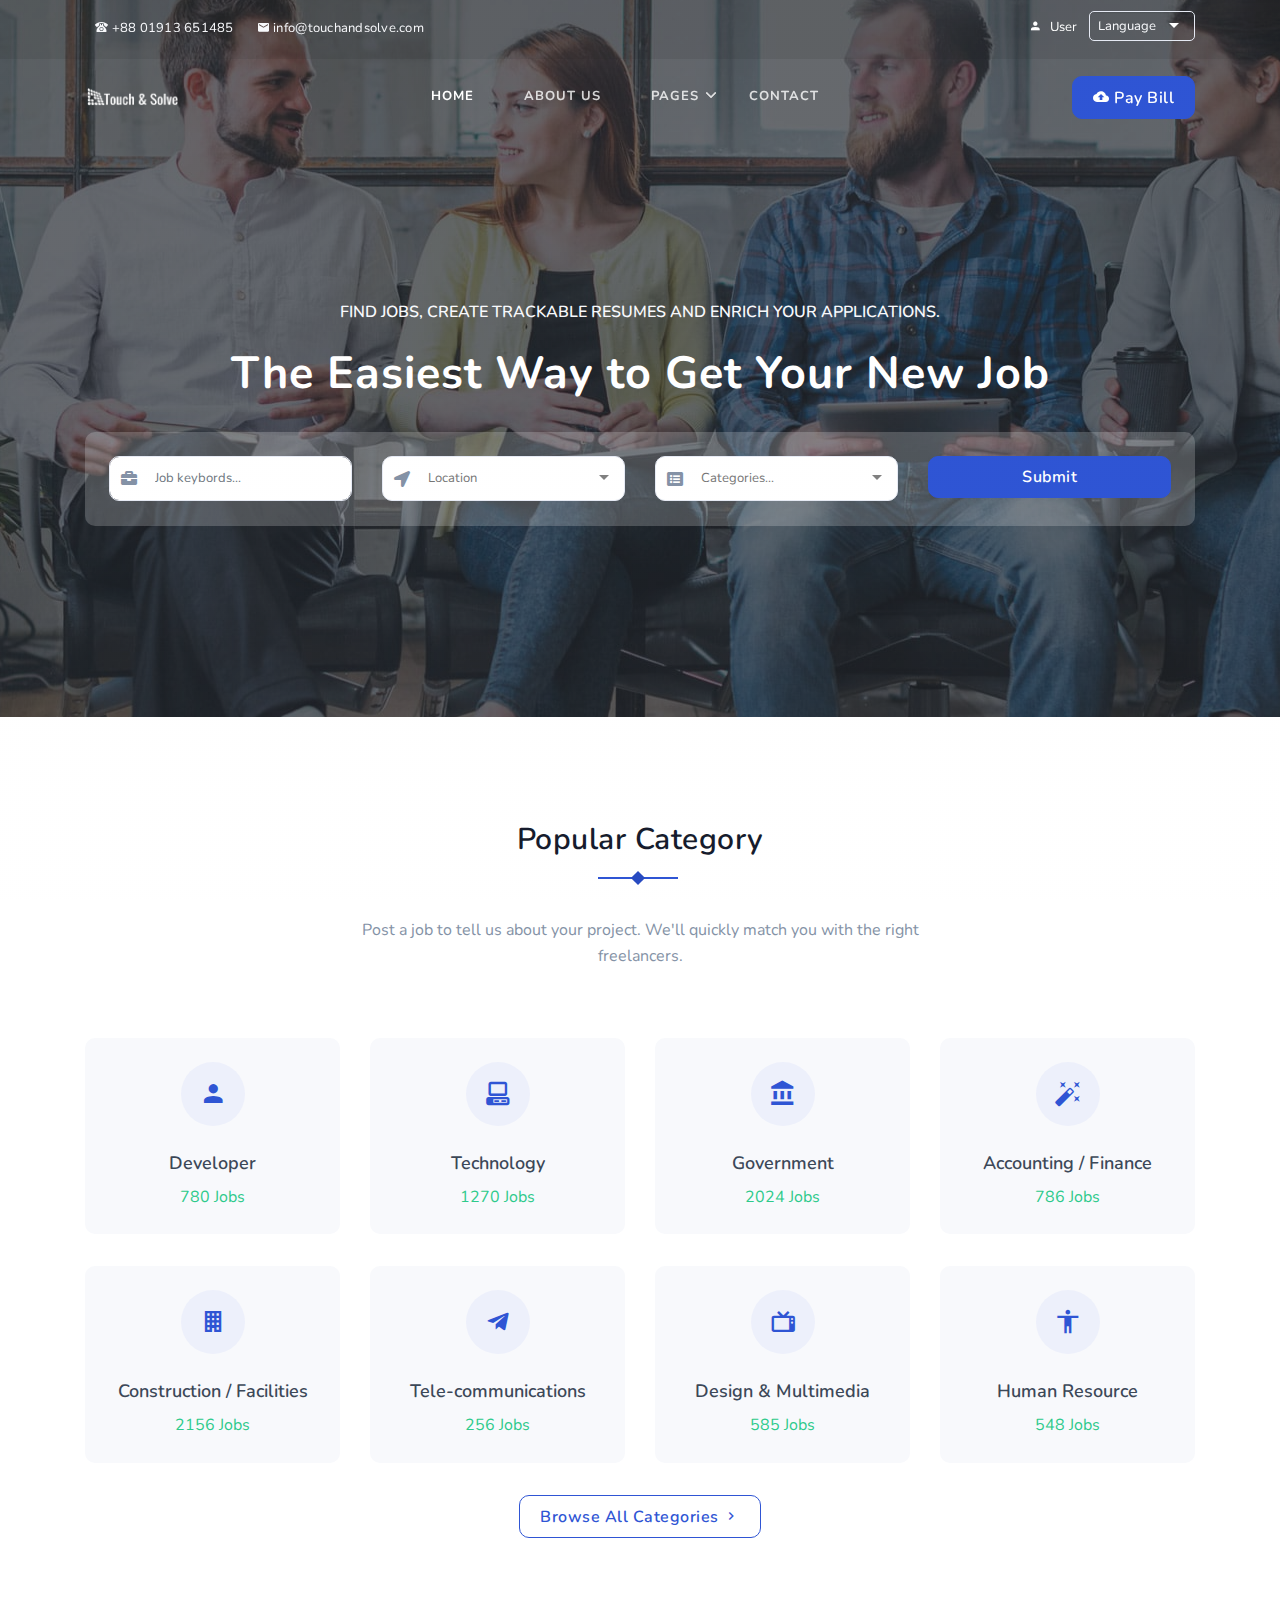
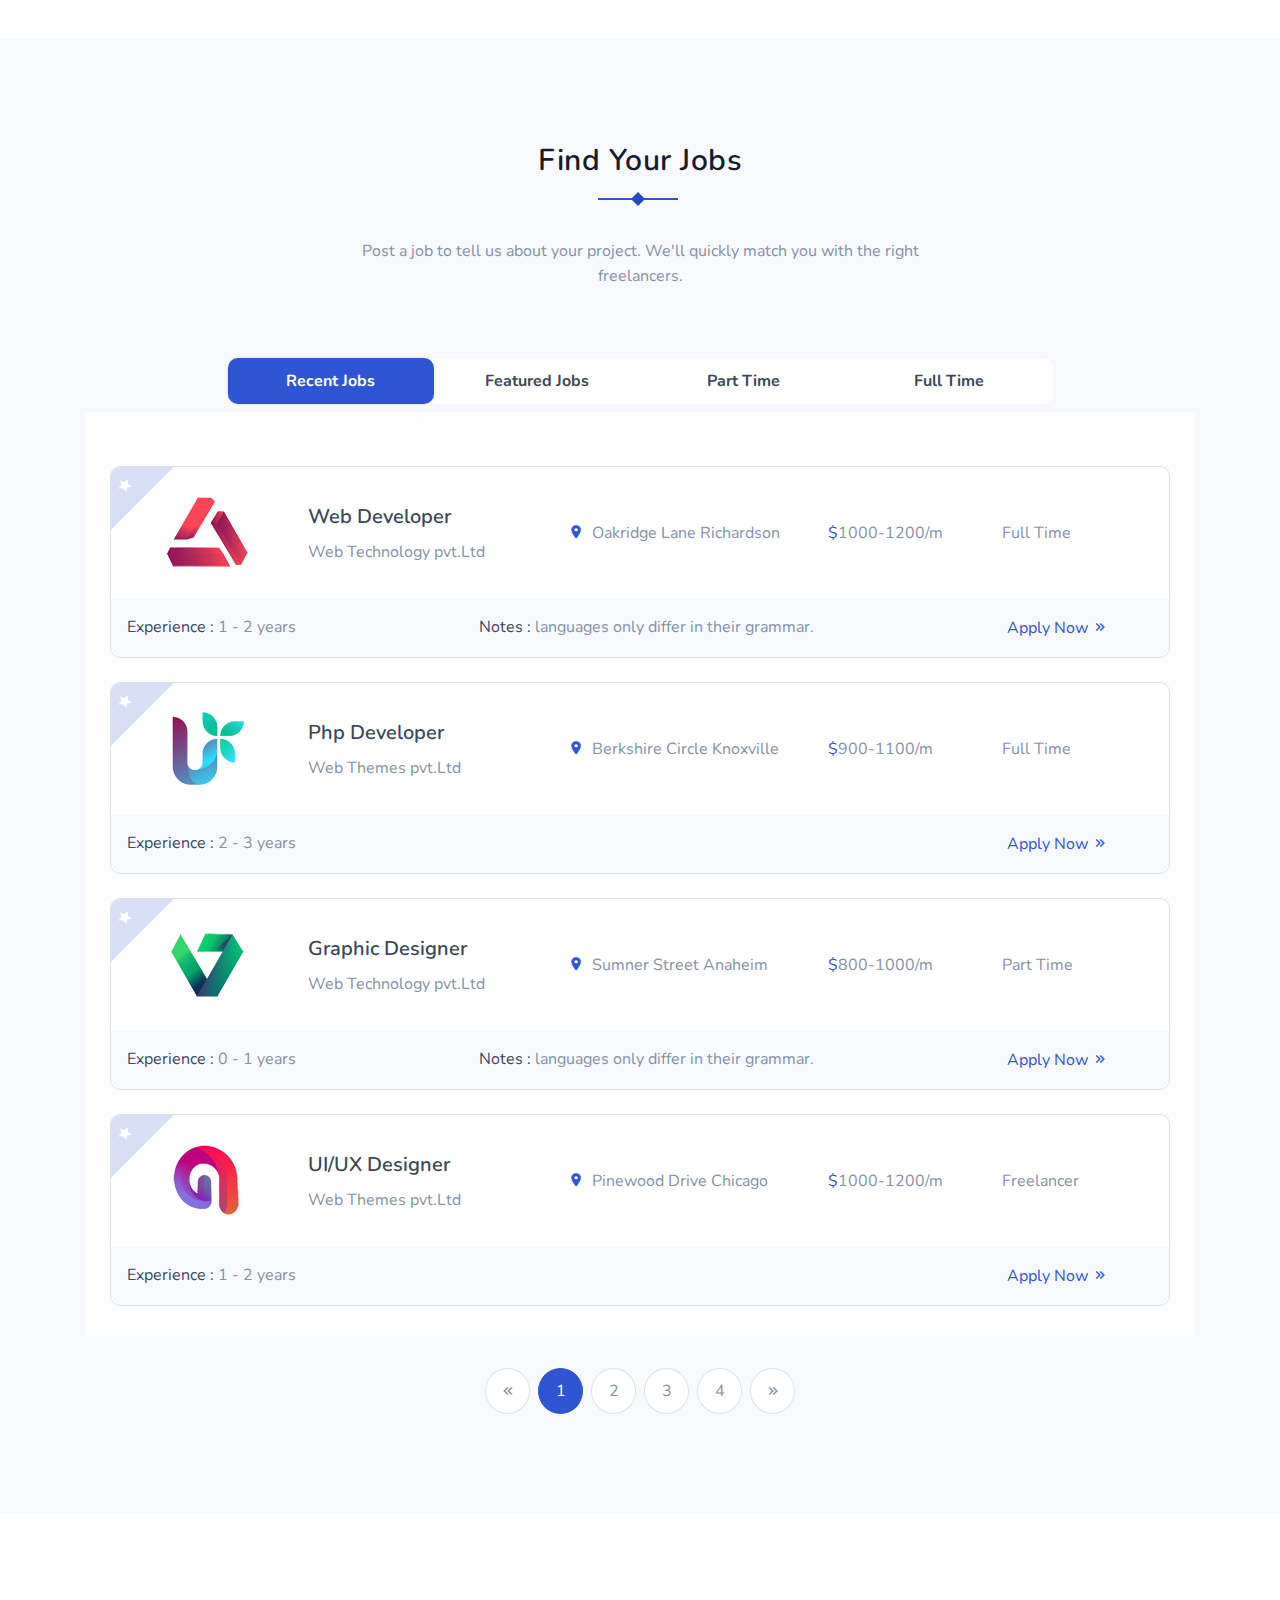
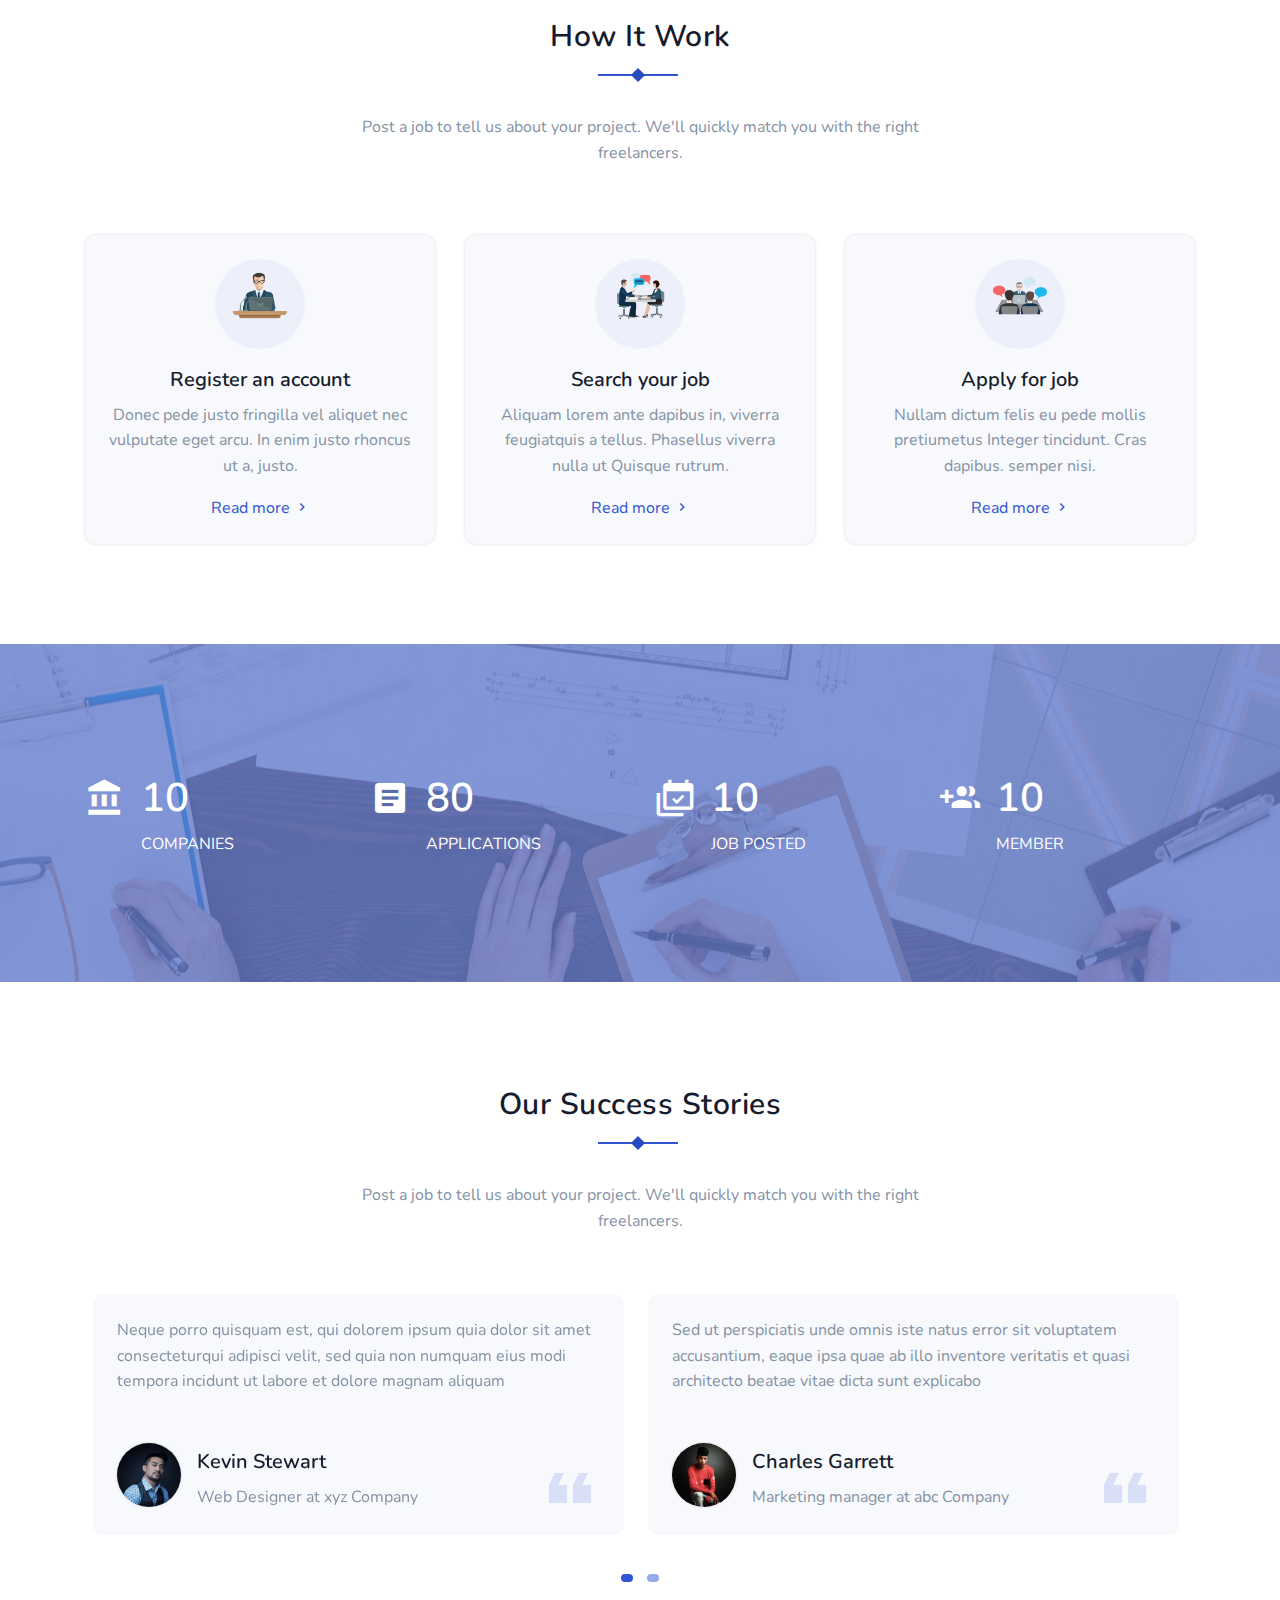
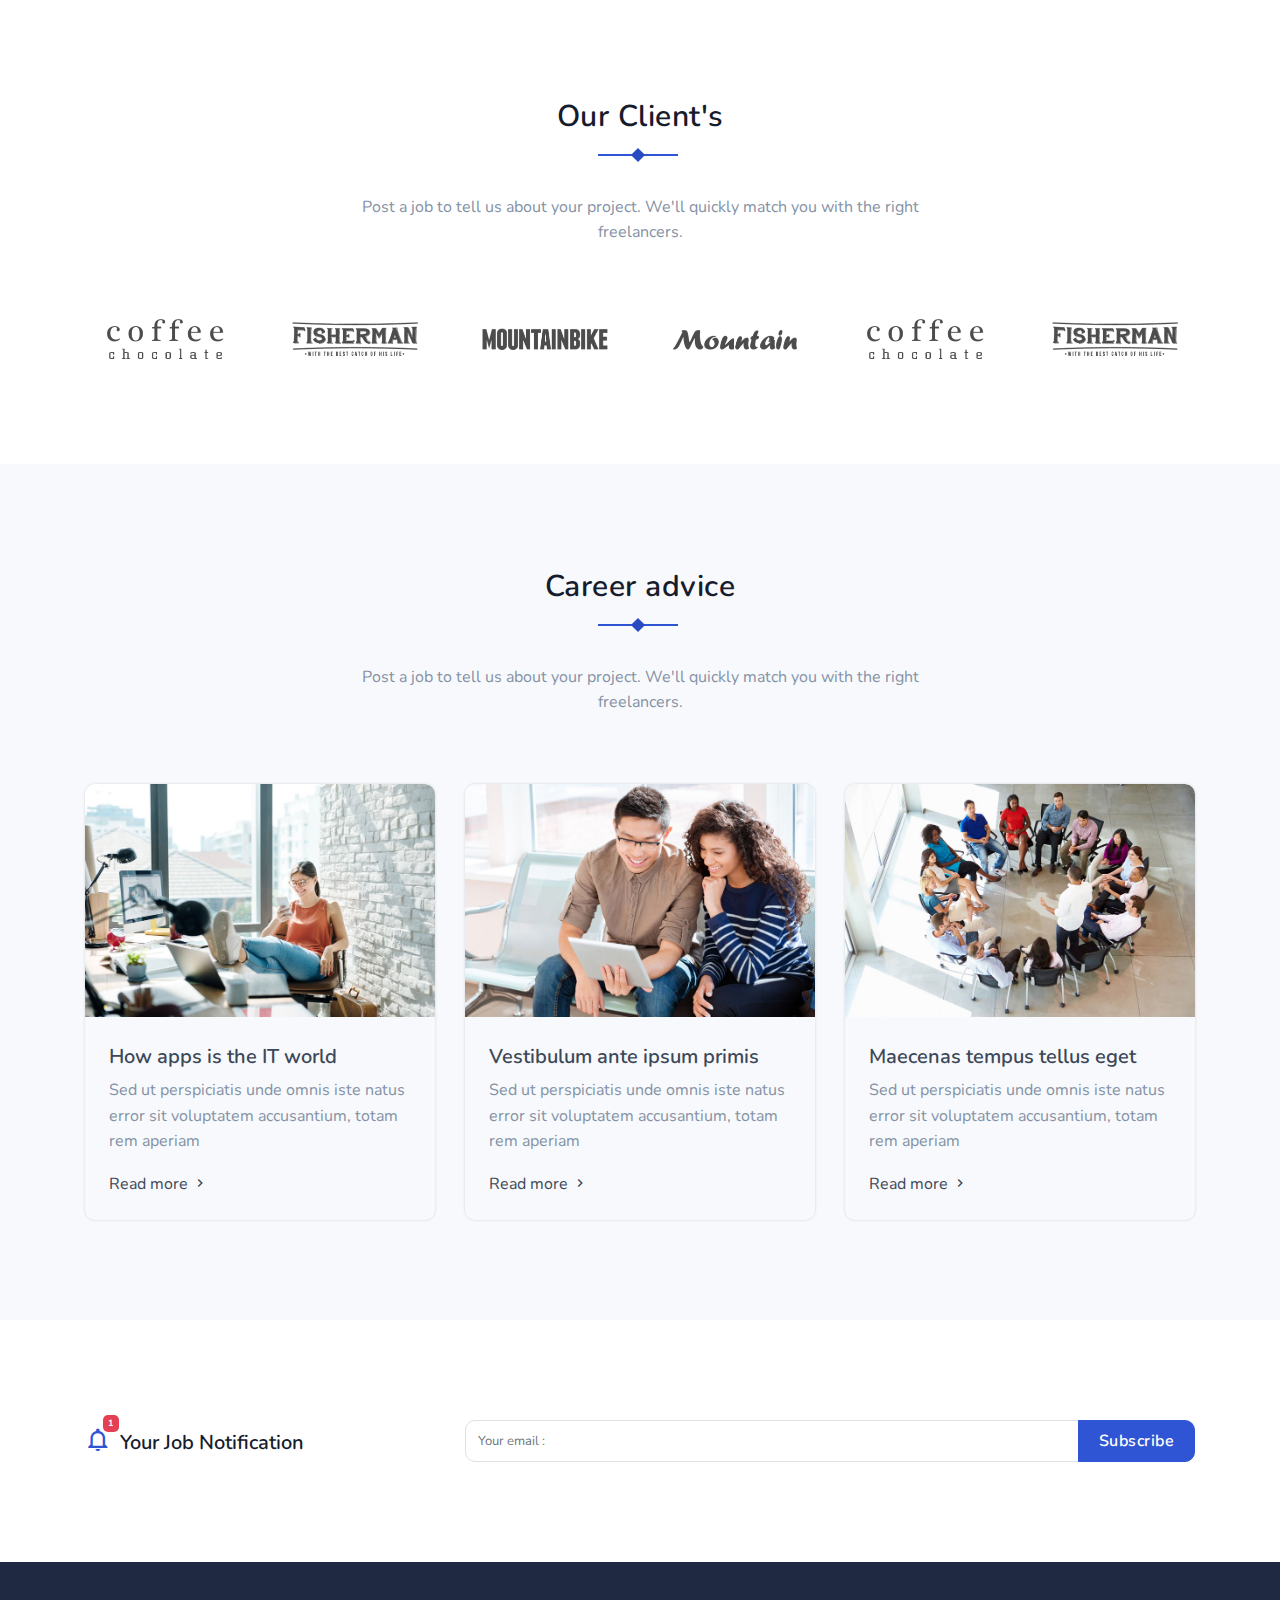
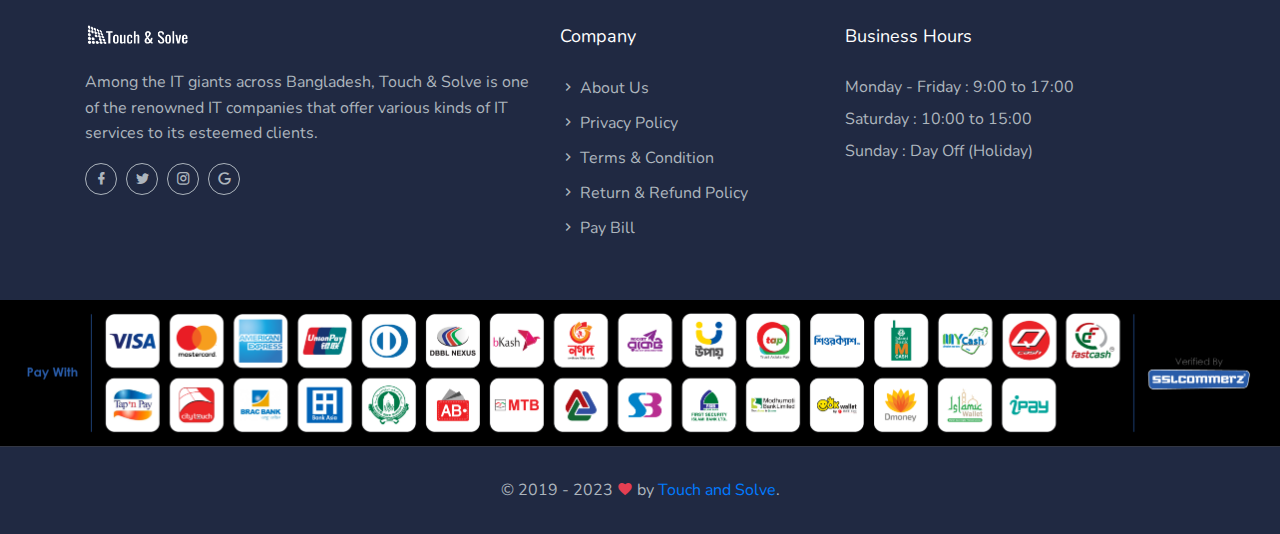
<file: index.html>
<!DOCTYPE html>
<html lang="en" class="no-js">


<!-- Mirrored from themesdesign.in/jobya/index.html by HTTrack Website Copier/3.x [XR&CO'2014], Wed, 22 Feb 2023 04:59:17 GMT -->
<head>
    <meta charset="UTF-8">
    <meta name="viewport" content="width=device-width, initial-scale=1">
    <title>Touch & Solve Payment</title>
    <meta name="description" content="" />
    <meta name="keywords" content="" />
    <meta name="author" content="Themesdesign" />

    <link rel="shortcut icon" href="images/favicon.ico">

    <!-- Bootstrap core CSS -->
    <link rel="stylesheet" href="css/bootstrap.min.css" type="text/css">



    <!--Material Icon -->
    <link rel="stylesheet" type="text/css" href="css/materialdesignicons.min.css" />

    <link rel="stylesheet" type="text/css" href="css/fontawesome.css" />

    <!-- selectize css -->
    <link rel="stylesheet" type="text/css" href="css/selectize.css" />

    <!--Slider-->
    <link rel="stylesheet" href="css/owl.carousel.css" />
    <link rel="stylesheet" href="css/owl.theme.css" />
    <link rel="stylesheet" href="css/owl.transitions.css" />

    <!-- Custom  Css -->
    <link rel="stylesheet" type="text/css" href="css/style.css" />


    <!--    ============-->
    <link href="https://cdn.jsdelivr.net/npm/bootstrap@5.3.0-alpha1/dist/css/bootstrap.min.css" rel="stylesheet" integrity="sha384-GLhlTQ8iRABdZLl6O3oVMWSktQOp6b7In1Zl3/Jr59b6EGGoI1aFkw7cmDA6j6gD" crossorigin="anonymous">

</head>
<style>

    nav > .nav.nav-tabs{

        border: none;
        color:#fff;
        background:#272e38;
        border-radius:0;

    }
    nav > div a.nav-item.nav-link,
    nav > div a.nav-item.nav-link.active
    {
        border: none;
        padding: 18px 25px;
        color:#fff;
        background:#272e38;
        border-radius:0;
    }

    nav > div a.nav-item.nav-link.active:after
    {
        content: "";
        position: relative;
        bottom: -60px;
        left: -10%;
        border: 15px solid transparent;
        border-top-color: #e74c3c ;
    }
    .tab-content{
        background: #fdfdfd;
        line-height: 25px;
        border: 1px solid #ddd;
        border-top:5px solid #e74c3c;
        border-bottom:5px solid #e74c3c;
        padding:30px 25px;
    }

    nav > div a.nav-item.nav-link:hover,
    nav > div a.nav-item.nav-link:focus
    {
        border: none;
        background: #e74c3c;
        color:#fff;
        border-radius:0;
        transition:background 0.20s linear;
    }
</style>

<body>
    <!-- Loader -->
    <div id="preloader">
        <div id="status">
            <div class="spinner">
                <div class="double-bounce1"></div>
                <div class="double-bounce2"></div>
            </div>
        </div>
    </div>
    <!-- Loader -->

    <!-- Navigation Bar-->
    <header id="topnav" class="defaultscroll scroll-active">
        <!-- Tagline STart -->
        <div class="tagline">
            <div class="container">
                <div class="float-left">
                    <div class="phone">
                        <i class="mdi mdi-phone-classic"></i> +88 01913 651485
                    </div>
                    <div class="email">
                        <a href="#">
                            <i class="mdi mdi-email"></i> info@touchandsolve.com
                        </a>
                    </div>
                </div>
                <div class="float-right">
                    <ul class="topbar-list list-unstyled d-flex" style="margin: 11px 0px;">
                        <li class="list-inline-item"><a href="javascript:void(0);"><i class="mdi mdi-account mr-2"></i>User</a></li>
                        <li class="list-inline-item">
                            <select id="select-lang" class="demo-default">
                                <option value="">Language</option>
                                <option value="4">English</option>
                                <option value="1">Spanish</option>
                                <option value="3">French</option>
                                <option value="5">Hindi</option>
                            </select>
                        </li>
                    </ul>
                </div>
                <div class="clearfix"></div>
            </div>
        </div>
        <!-- Tagline End -->

        <!-- Menu Start -->
        <div class="container">
            <!-- Logo container-->
            <div>
                <a href="index.html" class="logo">
                    <img src="images/logo-light.png" alt="" class="logo-light" height="18" />
                    <img src="images/logo-dark.png" alt="" class="logo-dark" height="18" />
                </a>
            </div>                 
            <div class="buy-button">
                <a href="paybill.html" class="btn btn-primary" type="button" data-bs-toggle="modal" data-bs-target="#exampleModal"><i class="mdi mdi-cloud-upload"></i> Pay Bill</a>
            </div><!--end login button-->
            <!-- End Logo container-->
            <div class="menu-extras">
                <div class="menu-item">
                    <!-- Mobile menu toggle-->
                    <a class="navbar-toggle">
                        <div class="lines">
                            <span></span>
                            <span></span>
                            <span></span>
                        </div>
                    </a>
                    <!-- End mobile menu toggle-->
                </div>
            </div>

            <div id="navigation">
                <!-- Navigation Menu-->
                <ul class="navigation-menu">
                    <li><a href="index.html">Home</a></li>
                    <li>
                        <a href="about.html">About Us</a>
                    </li>

                    <li class="has-submenu">
                        <a href="javascript:void(0)">Pages</a><span class="menu-arrow"></span>
                        <ul class="submenu">
                            <li><a href="privacy_policy.html">Privacy Policy</a></li>
                            <li><a href="terms_condition.html">Terms & Condition</a></li>
                            <li><a href="return_refund_policy.html">Return & Refund Policy</a></li>
                            <li><a href="paybill.html">Pay Bill</a></li>
<!--                            <li><a href="pricing.html">Pricing plans</a></li>-->
                        </ul>
                    </li>
                    <li>
                        <a href="contact.html">contact</a>
                    </li>
                </ul><!--end navigation menu-->
            </div><!--end navigation-->
        </div><!--end container-->
        <!--end end-->
    </header><!--end header-->
    <!-- Navbar End -->













    <!-- Start Home -->
    <section class="bg-home" style="background: url('images/bg-home.jpg') center center;">
        <div class="bg-overlay"></div>
        <div class="home-center">
            <div class="home-desc-center">
                <div class="container">
                    <div class="row justify-content-center">
                        <div class="col-lg-12">
                            <div class="title-heading text-center text-white">
                                <h6 class="small-title text-uppercase text-light mb-3">Find jobs, create trackable resumes and enrich your applications.</h6>
                                <h1 class="heading font-weight-bold mb-4">The Easiest Way to Get Your New Job</h1>
                            </div>
                        </div>
                    </div>
                    <div class="home-form-position">
                        <div class="row">
                            <div class="col-lg-12">
                                <div class="home-registration-form p-4 mb-3">
                                    <form class="registration-form">
                                        <div class="row">
                                            <div class="col-lg-3 col-md-6">
                                                <div class="registration-form-box">
                                                    <i class="fa fa-briefcase"></i>
                                                    <input type="text" id="exampleInputName1" class="form-control rounded registration-input-box" placeholder="Job keybords...">
                                                </div>
                                            </div>
                                            <div class="col-lg-3 col-md-6">
                                                <div class="registration-form-box">
                                                    <i class="fa fa-location-arrow"></i>
                                                    <select id="select-country" class="demo-default">
                                                        <option value="">Location</option>
                                                        <option value="AF">Afghanistan</option>
                                                        <option value="AX">&Aring;land Islands</option>
                                                        <option value="AL">Albania</option>
                                                        <option value="DZ">Algeria</option>
                                                        <option value="AS">American Samoa</option>
                                                        <option value="AD">Andorra</option>
                                                        <option value="AO">Angola</option>
                                                        <option value="AI">Anguilla</option>
                                                        <option value="AQ">Antarctica</option>
                                                        <option value="AG">Antigua and Barbuda</option>
                                                        <option value="AR">Argentina</option>
                                                        <option value="AM">Armenia</option>
                                                        <option value="AW">Aruba</option>
                                                        <option value="AU">Australia</option>
                                                        <option value="AT">Austria</option>
                                                        <option value="AZ">Azerbaijan</option>
                                                        <option value="BS">Bahamas</option>
                                                        <option value="BH">Bahrain</option>
                                                        <option value="BD">Bangladesh</option>
                                                        <option value="BB">Barbados</option>
                                                        <option value="BY">Belarus</option>
                                                        <option value="BE">Belgium</option>
                                                        <option value="BZ">Belize</option>
                                                        <option value="BJ">Benin</option>
                                                        <option value="BM">Bermuda</option>
                                                        <option value="BT">Bhutan</option>
                                                        <option value="BO">Bolivia, Plurinational State of</option>
                                                        <option value="BA">Bosnia and Herzegovina</option>
                                                        <option value="BW">Botswana</option>
                                                        <option value="BV">Bouvet Island</option>
                                                        <option value="BR">Brazil</option>
                                                        <option value="IO">British Indian Ocean Territory</option>
                                                        <option value="BN">Brunei Darussalam</option>
                                                        <option value="BG">Bulgaria</option>
                                                        <option value="BF">Burkina Faso</option>
                                                        <option value="BI">Burundi</option>
                                                        <option value="KH">Cambodia</option>
                                                        <option value="CM">Cameroon</option>
                                                        <option value="CA">Canada</option>
                                                        <option value="CV">Cape Verde</option>
                                                        <option value="KY">Cayman Islands</option>
                                                        <option value="CF">Central African Republic</option>
                                                        <option value="TD">Chad</option>
                                                        <option value="CL">Chile</option>
                                                        <option value="CN">China</option>
                                                        <option value="CX">Christmas Island</option>
                                                        <option value="CC">Cocos (Keeling) Islands</option>
                                                        <option value="CO">Colombia</option>
                                                        <option value="KM">Comoros</option>
                                                        <option value="CG">Congo</option>
                                                        <option value="CD">Congo, the Democratic Republic of the</option>
                                                        <option value="CK">Cook Islands</option>
                                                        <option value="CR">Costa Rica</option>
                                                        <option value="CI">C&ocirc;te d'Ivoire</option>
                                                        <option value="HR">Croatia</option>
                                                        <option value="CU">Cuba</option>
                                                        <option value="CY">Cyprus</option>
                                                        <option value="CZ">Czech Republic</option>
                                                        <option value="DK">Denmark</option>
                                                        <option value="DJ">Djibouti</option>
                                                        <option value="DM">Dominica</option>
                                                        <option value="DO">Dominican Republic</option>
                                                        <option value="EC">Ecuador</option>
                                                        <option value="EG">Egypt</option>
                                                        <option value="SV">El Salvador</option>
                                                        <option value="GQ">Equatorial Guinea</option>
                                                        <option value="ER">Eritrea</option>
                                                        <option value="EE">Estonia</option>
                                                        <option value="ET">Ethiopia</option>
                                                        <option value="FK">Falkland Islands (Malvinas)</option>
                                                        <option value="FO">Faroe Islands</option>
                                                        <option value="FJ">Fiji</option>
                                                        <option value="FI">Finland</option>
                                                        <option value="FR">France</option>
                                                        <option value="GF">French Guiana</option>
                                                        <option value="PF">French Polynesia</option>
                                                        <option value="TF">French Southern Territories</option>
                                                        <option value="GA">Gabon</option>
                                                        <option value="GM">Gambia</option>
                                                        <option value="GE">Georgia</option>
                                                        <option value="DE">Germany</option>
                                                        <option value="GH">Ghana</option>
                                                        <option value="GI">Gibraltar</option>
                                                        <option value="GR">Greece</option>
                                                        <option value="GL">Greenland</option>
                                                        <option value="GD">Grenada</option>
                                                        <option value="GP">Guadeloupe</option>
                                                        <option value="GU">Guam</option>
                                                        <option value="GT">Guatemala</option>
                                                        <option value="GG">Guernsey</option>
                                                        <option value="GN">Guinea</option>
                                                        <option value="GW">Guinea-Bissau</option>
                                                        <option value="GY">Guyana</option>
                                                        <option value="HT">Haiti</option>
                                                        <option value="HM">Heard Island and McDonald Islands</option>
                                                        <option value="VA">Holy See (Vatican City State)</option>
                                                        <option value="HN">Honduras</option>
                                                        <option value="HK">Hong Kong</option>
                                                        <option value="HU">Hungary</option>
                                                        <option value="IS">Iceland</option>
                                                        <option value="IN">India</option>
                                                        <option value="ID">Indonesia</option>
                                                        <option value="IR">Iran, Islamic Republic of</option>
                                                        <option value="IQ">Iraq</option>
                                                        <option value="IE">Ireland</option>
                                                        <option value="IM">Isle of Man</option>
                                                        <option value="IL">Israel</option>
                                                        <option value="IT">Italy</option>
                                                        <option value="JM">Jamaica</option>
                                                        <option value="JP">Japan</option>
                                                        <option value="JE">Jersey</option>
                                                        <option value="JO">Jordan</option>
                                                        <option value="KZ">Kazakhstan</option>
                                                        <option value="KE">Kenya</option>
                                                        <option value="KI">Kiribati</option>
                                                        <option value="KP">Korea, Democratic People's Republic of</option>
                                                        <option value="KR">Korea, Republic of</option>
                                                        <option value="KW">Kuwait</option>
                                                        <option value="KG">Kyrgyzstan</option>
                                                        <option value="LA">Lao People's Democratic Republic</option>
                                                        <option value="LV">Latvia</option>
                                                        <option value="LB">Lebanon</option>
                                                        <option value="LS">Lesotho</option>
                                                        <option value="LR">Liberia</option>
                                                        <option value="LY">Libyan Arab Jamahiriya</option>
                                                        <option value="LI">Liechtenstein</option>
                                                        <option value="LT">Lithuania</option>
                                                        <option value="LU">Luxembourg</option>
                                                        <option value="MO">Macao</option>
                                                        <option value="MK">Macedonia, the former Yugoslav Republic of</option>
                                                        <option value="MG">Madagascar</option>
                                                        <option value="MW">Malawi</option>
                                                        <option value="MY">Malaysia</option>
                                                        <option value="MV">Maldives</option>
                                                        <option value="ML">Mali</option>
                                                        <option value="MT">Malta</option>
                                                        <option value="MH">Marshall Islands</option>
                                                        <option value="MQ">Martinique</option>
                                                        <option value="MR">Mauritania</option>
                                                        <option value="MU">Mauritius</option>
                                                        <option value="YT">Mayotte</option>
                                                        <option value="MX">Mexico</option>
                                                        <option value="FM">Micronesia, Federated States of</option>
                                                        <option value="MD">Moldova, Republic of</option>
                                                        <option value="MC">Monaco</option>
                                                        <option value="MN">Mongolia</option>
                                                        <option value="ME">Montenegro</option>
                                                        <option value="MS">Montserrat</option>
                                                        <option value="MA">Morocco</option>
                                                        <option value="MZ">Mozambique</option>
                                                        <option value="MM">Myanmar</option>
                                                        <option value="NA">Namibia</option>
                                                        <option value="NR">Nauru</option>
                                                        <option value="NP">Nepal</option>
                                                        <option value="NL">Netherlands</option>
                                                        <option value="AN">Netherlands Antilles</option>
                                                        <option value="NC">New Caledonia</option>
                                                        <option value="NZ">New Zealand</option>
                                                        <option value="NI">Nicaragua</option>
                                                        <option value="NE">Niger</option>
                                                        <option value="NG">Nigeria</option>
                                                        <option value="NU">Niue</option>
                                                        <option value="NF">Norfolk Island</option>
                                                        <option value="MP">Northern Mariana Islands</option>
                                                        <option value="NO">Norway</option>
                                                        <option value="OM">Oman</option>
                                                        <option value="PK">Pakistan</option>
                                                        <option value="PW">Palau</option>
                                                        <option value="PS">Palestinian Territory, Occupied</option>
                                                        <option value="PA">Panama</option>
                                                        <option value="PG">Papua New Guinea</option>
                                                        <option value="PY">Paraguay</option>
                                                        <option value="PE">Peru</option>
                                                        <option value="PH">Philippines</option>
                                                        <option value="PN">Pitcairn</option>
                                                        <option value="PL">Poland</option>
                                                        <option value="PT">Portugal</option>
                                                        <option value="PR">Puerto Rico</option>
                                                        <option value="QA">Qatar</option>
                                                        <option value="RE">R&eacute;union</option>
                                                        <option value="RO">Romania</option>
                                                        <option value="RU">Russian Federation</option>
                                                        <option value="RW">Rwanda</option>
                                                        <option value="BL">Saint Barth&eacute;lemy</option>
                                                        <option value="SH">Saint Helena, Ascension and Tristan da Cunha</option>
                                                        <option value="KN">Saint Kitts and Nevis</option>
                                                        <option value="LC">Saint Lucia</option>
                                                        <option value="MF">Saint Martin (French part)</option>
                                                        <option value="PM">Saint Pierre and Miquelon</option>
                                                        <option value="VC">Saint Vincent and the Grenadines</option>
                                                        <option value="WS">Samoa</option>
                                                        <option value="SM">San Marino</option>
                                                        <option value="ST">Sao Tome and Principe</option>
                                                        <option value="SA">Saudi Arabia</option>
                                                        <option value="SN">Senegal</option>
                                                        <option value="RS">Serbia</option>
                                                        <option value="SC">Seychelles</option>
                                                        <option value="SL">Sierra Leone</option>
                                                        <option value="SG">Singapore</option>
                                                        <option value="SK">Slovakia</option>
                                                        <option value="SI">Slovenia</option>
                                                        <option value="SB">Solomon Islands</option>
                                                        <option value="SO">Somalia</option>
                                                        <option value="ZA">South Africa</option>
                                                        <option value="GS">South Georgia and the South Sandwich Islands</option>
                                                        <option value="ES">Spain</option>
                                                        <option value="LK">Sri Lanka</option>
                                                        <option value="SD">Sudan</option>
                                                        <option value="SR">Suriname</option>
                                                        <option value="SJ">Svalbard and Jan Mayen</option>
                                                        <option value="SZ">Swaziland</option>
                                                        <option value="SE">Sweden</option>
                                                        <option value="CH">Switzerland</option>
                                                        <option value="SY">Syrian Arab Republic</option>
                                                        <option value="TW">Taiwan, Province of China</option>
                                                        <option value="TJ">Tajikistan</option>
                                                        <option value="TZ">Tanzania, United Republic of</option>
                                                        <option value="TH">Thailand</option>
                                                        <option value="TL">Timor-Leste</option>
                                                        <option value="TG">Togo</option>
                                                        <option value="TK">Tokelau</option>
                                                        <option value="TO">Tonga</option>
                                                        <option value="TT">Trinidad and Tobago</option>
                                                        <option value="TN">Tunisia</option>
                                                        <option value="TR">Turkey</option>
                                                        <option value="TM">Turkmenistan</option>
                                                        <option value="TC">Turks and Caicos Islands</option>
                                                        <option value="TV">Tuvalu</option>
                                                        <option value="UG">Uganda</option>
                                                        <option value="UA">Ukraine</option>
                                                        <option value="AE">United Arab Emirates</option>
                                                        <option value="GB">United Kingdom</option>
                                                        <option value="US">United States</option>
                                                        <option value="UM">United States Minor Outlying Islands</option>
                                                        <option value="UY">Uruguay</option>
                                                        <option value="UZ">Uzbekistan</option>
                                                        <option value="VU">Vanuatu</option>
                                                        <option value="VE">Venezuela, Bolivarian Republic of</option>
                                                        <option value="VN">Viet Nam</option>
                                                        <option value="VG">Virgin Islands, British</option>
                                                        <option value="VI">Virgin Islands, U.S.</option>
                                                        <option value="WF">Wallis and Futuna</option>
                                                        <option value="EH">Western Sahara</option>
                                                        <option value="YE">Yemen</option>
                                                        <option value="ZM">Zambia</option>
                                                        <option value="ZW">Zimbabwe</option>
                                                    </select>
                                                </div>
                                            </div>
                                            <div class="col-lg-3 col-md-6">
                                                <div class="registration-form-box">
                                                    <i class="fa fa-list-alt"></i>
                                                    <select id="select-category" class="demo-default">
                                                        <option value="">Categories...</option>
                                                        <option value="4">Accounting</option>
                                                        <option value="1">IT & Software</option>
                                                        <option value="3">Marketing</option>
                                                        <option value="5">Banking</option>
                                                    </select>
                                                </div>
                                            </div>
                                            <div class="col-lg-3 col-md-6">
                                                <div class="registration-form-box">
                                                    <input type="submit" id="submit" name="send" class="submitBnt btn btn-primary btn-block" value="Submit">
                                                </div>
                                            </div>
                                        </div>
                                    </form>
                                </div>
                            </div>
                        </div>
                    </div>
                </div>
            </div>
        </div>
    </section>
    <!-- end home -->

    <!-- Button trigger modal -->
<!--    <button type="button" class="btn btn-primary" data-bs-toggle="modal" data-bs-target="#exampleModal">-->
<!--        Launch demo modal-->
<!--    </button>-->

    <!-- Modal -->
    <div class="modal fade" id="exampleModal" tabindex="-1" aria-labelledby="exampleModalLabel" aria-hidden="true">
        <div class="modal-dialog modal-lg">
            <div class="modal-content">
                <div class="modal-header">
                    <h1 class="modal-title fs-5" id="exampleModalLabel">Pay Bill</h1>
                    <button type="button" class="btn-close" data-bs-dismiss="modal" aria-label="Close"></button>
                </div>

                <div class="modal-body">
                    <div class="container">
                        <div class="row">
                            <div class="col-xs-12 ">
                                <nav>
                                    <div class="nav nav-tabs nav-fill" id="nav-tab" role="tablist">
                                        <a class="nav-item nav-link active" id="nav-home-tab" data-toggle="tab" href="" role="tab" aria-controls="nav-home" aria-selected="true"></a>
                                        <!--                                        <a class="nav-item nav-link" id="nav-profile-tab" data-toggle="tab" href="#nav-profile" role="tab" aria-controls="nav-profile" aria-selected="false">Personal Info</a>-->
                                        <!--                                        <a class="nav-item nav-link" id="nav-contact-tab" data-toggle="tab" href="#nav-contact" role="tab" aria-controls="nav-contact" aria-selected="false">Overview</a>-->
                                        <a class="nav-item nav-link" id="nav-about-tab" data-toggle="tab" href="" role="tab" aria-controls="nav-about" aria-selected="false"></a>
                                    </div>
                                </nav>
                                <div class="tab-content py-3 px-3 px-sm-0" id="nav-tabContent">
                                    <div class="tab-pane fade show active" id="nav-home" role="tabpanel" aria-labelledby="nav-home-tab">

                                        <div class="container">
                                            <div class="row">
                                                <div class="col-sm-6">

                                                    <div class="form-group">
                                                        <label class="control-label">Name<span
                                                                class="text-danger">*</span></label>
                                                        <input type="text" name="transaction_id"
                                                               placeholder="enter your name" autocomplete="off" required
                                                               class="form-control">
                                                        <strong
                                                                class="text-danger"></strong>
                                                    </div>
                                                </div>
                                                <div class="col-sm-6">
                                                    <div class="form-group">
                                                        <label class="control-label">Email Address<span
                                                                class="text-danger">*</span></label>
                                                        <input type="text" name="transaction_id"
                                                               placeholder="enter your email" autocomplete="off" required
                                                               class="form-control">
                                                        <strong
                                                                class="text-danger"></strong>
                                                    </div>
                                                </div>
                                            </div>
                                            <div class="row">
                                                <div class="col-sm-6">
                                                    <div class="form-group">
                                                        <label class="control-label">Software name<span
                                                                class="text-danger">*</span></label>
                                                        <select name="payment_no"
                                                                class="form-control">
                                                            <option value="">Choose Your Software</option>
                                                            <option value="">JPMS</option>
                                                            <option value="">Ecommerce</option>
                                                            <option value="">Queue System</option>
                                                        </select>
                                                    </div>
                                                </div>
                                                <div class="col-sm-6">
                                                    <div class="form-group">
                                                        <label class="control-label">Billing cycle<span
                                                                class="text-danger">*</span></label>
                                                        <input type="text" name="transaction_id"
                                                               placeholder="enter your email" autocomplete="off" required
                                                               class="form-control">
                                                        <strong
                                                                class="text-danger"></strong>
                                                    </div>
                                                </div>
                                            </div>
                                            <div class="row">
                                                <div class="col-sm-6">
                                                    <div class="form-group">
                                                        <label class="control-label">Phone Number<span
                                                                class="text-danger">*</span></label>
                                                        <input type="text" name="transaction_id"
                                                               placeholder="enter your phone number" autocomplete="off" required
                                                               class="form-control">
                                                        <strong
                                                                class="text-danger"></strong>
                                                    </div>
                                                </div>
                                                <div class="col-sm-6">
                                                    <div class="form-group">
                                                        <label class="control-label">Billing Address<span
                                                                class="text-danger">*</span></label>
                                                        <input type="text" name="transaction_id"
                                                               placeholder="enter your billing address" autocomplete="off" required
                                                               class="form-control">
                                                        <strong
                                                                class="text-danger"></strong>
                                                    </div>
                                                </div>
                                            </div>
                                            <div class="row">
                                                <div class="col-sm-6">
                                                    <div class="form-group">
                                                        <label class="control-label">City<span
                                                                class="text-danger">*</span></label>
                                                        <input type="text" name="transaction_id"
                                                               placeholder="enter your name" autocomplete="off" required
                                                               class="form-control">
                                                        <strong
                                                                class="text-danger"></strong>
                                                    </div>
                                                </div>
                                                <div class="col-sm-6">
                                                    <div class="form-group">
                                                        <label class="control-label">State/Province<span
                                                                class="text-danger">*</span></label>
                                                        <input type="text" name="transaction_id"
                                                               placeholder="enter your email" autocomplete="off" required
                                                               class="form-control">
                                                        <strong
                                                                class="text-danger"></strong>
                                                    </div>
                                                </div>
                                            </div>
                                            <div class="row">
                                                <div class="col-sm-6">
                                                    <div class="form-group">
                                                        <label class="control-label">Postal/Zip code<span
                                                                class="text-danger">*</span></label>
                                                        <input type="text" name="transaction_id"
                                                               placeholder="enter your name" autocomplete="off" required
                                                               class="form-control">
                                                        <strong
                                                                class="text-danger"></strong>
                                                    </div>
                                                </div>
                                                <div class="col-sm-6">
                                                    <div class="form-group">
                                                        <label class="control-label">Country<span
                                                                class="text-danger">*</span></label>
                                                        <input type="text" name="transaction_id"
                                                               placeholder="enter your email" autocomplete="off" required
                                                               class="form-control">
                                                        <strong
                                                                class="text-danger"></strong>
                                                    </div>
                                                </div>
                                            </div>
                                        </div>
                                    </div>


                                    <!--                                    <div class="tab-pane fade" id="nav-profile" role="tabpanel" aria-labelledby="nav-profile-tab">-->
                                    <!--                                        aaaaaaaaaaaaaaaaaaa st proident excepteur ad velit occaecat qui minim occaecat veniam. Fugiat veniam incididunt anim aliqua enim pariatur veniam sunt est aute sit dolor anim. Velit non irure adipisicing aliqua ullamco irure incididunt irure non esse consectetur nostrud minim non minim occaecat. Amet duis do nisi duis veniam non est eiusmod tempor incididunt tempor dolor ipsum in qui sit. Exercitation mollit sit culpa nisi culpa non adipisicing reprehenderit do dolore. Duis reprehenderit occaecat anim ullamco ad duis occaecat ex.-->
                                    <!--                                    </div>-->
                                    <!--                                    <div class="tab-pane fade" id="nav-contact" role="tabpanel" aria-labelledby="nav-contact-tab">-->
                                    <!--                                       bbbbbbbbbbbbbbbbbbbbbb est proident excepteur ad velit occaecat qui minim occaecat veniam. Fugiat veniam incididunt anim aliqua enim pariatur veniam sunt est aute sit dolor anim. Velit non irure adipisicing aliqua ullamco irure incididunt irure non esse consectetur nostrud minim non minim occaecat. Amet duis do nisi duis veniam non est eiusmod tempor incididunt tempor dolor ipsum in qui sit. Exercitation mollit sit culpa nisi culpa non adipisicing reprehenderit do dolore. Duis reprehenderit occaecat anim ullamco ad duis occaecat ex.-->
                                    <!--                                    </div>-->

                                    <!--                            2nd page-->
                                    <div class="tab-pane fade" id="nav-about" role="tabpanel" aria-labelledby="nav-about-tab">
                                        <div class="row">
                                            <div class="col-md-12">
                                                <div class="p-4">
                                                    <div class="row">
                                                        <div class="col-lg-12">
                                                            <ul style="border: 1px solid #00ff88" class="nav nav-pills nav nav-pills bg-white rounded nav-justified flex-column flex-sm-row" id="pills-tab" role="tablist">
                                                                <li class="nav-item">
                                                                    <a class="nav-link rounded active" id="pills-cloud-tab" data-toggle="pill" href="#pills-cloud" role="tab" aria-controls="pills-cloud" aria-selected="true">MFS</a>
                                                                </li>
                                                                <li class="nav-item">
                                                                    <a class="nav-link rounded" id="pills-smart-tab" data-toggle="pill" href="#pills-smart" role="tab" aria-controls="pills-smart" aria-selected="false">Visa/Master & Others</a>
                                                                </li>
                                                            </ul>
                                                        </div><!--end col-->
                                                    </div><!--end row-->

                                                    <div class="row mt-4 pt-2">
                                                        <div class="col-12">
                                                            <div class="tab-content" id="pills-tabContent">
                                                                <div class="tab-pane fade show active" id="pills-cloud" role="tabpanel" aria-labelledby="pills-cloud-tab">
                                                                    <div>
                                                                        <div class="text-center" style="padding: 10px">
                                                                            <img style="background-color: wheat;padding: 5px;border-radius: 5px" width="140px" src="./images/card/3.png" alt="">
                                                                            <img style="background-color: wheat;padding: 5px;border-radius: 5px" width="140px" src="./images/card/4.png" alt="">
                                                                            <img style="background-color: wheat;padding: 5px;border-radius: 5px" width="140px" src="./images/card/5.png" alt="">
                                                                        </div>
                                                                        <br>
                                                                        <br>
                                                                        <p class="text-center">By continuing to pay, I understand and agree with the
                                                                            <a href="privacy_policy.html">privacy policy</a> and
                                                                            <a href="terms_condition.html">terms</a> of service of Touch and Solve</p>                                                                <div class="text-center">

                                                                        <div class="d-flex" style="justify-content: center">
                                                                            <div>
                                                                                <input type="checkbox">
                                                                            </div>
                                                                            <div>
                                                                                <p>I read and agree to the <a href="terms_condition.html">Terms & Conditions</a> , <a href="privacy_policy.html">Privacy Policy</a> and Return Refund Policy</p>

                                                                            </div>
                                                                        </div>

                                                                        <button class="btn btn-success">Proceed to Payment</button>
                                                                    </div>

                                                                    </div>

                                                                </div><!--end teb pane-->

                                                                <div class="tab-pane fade" id="pills-smart" role="tabpanel" aria-labelledby="pills-smart-tab">
                                                                    <div>
                                                                        <div class="text-center">
                                                                            <img style="background-color: wheat;padding: 5px;border-radius: 5px" width="240px" src="./images/ss1.png" alt="">
                                                                        </div>
                                                                        <br>

                                                                        <p class="text-center">By continuing to pay, I understand and agree with the
                                                                            <a href="privacy_policy.html">privacy policy</a> and
                                                                            <a href="terms_condition.html">terms</a> of service of Touch and Solve</p>

                                                                        <div class="d-flex mt-4" style="justify-content: center">
                                                                            <div>
                                                                                <input type="checkbox">
                                                                            </div>
                                                                            <div>
                                                                                <p class="text-center">I read and agree to the <a href="terms_condition.html">Terms & Conditions</a> , <a href="privacy_policy.html">Privacy Policy</a> and Return Refund Policy</p>

                                                                            </div>
                                                                        </div>
                                                                    </div>                                                        </div><!--end teb pane-->
                                                            </div><!--end tab content-->
                                                        </div><!--end col-->
                                                    </div><!--end row-->
                                                </div>
                                            </div>

                                        </div>

                                    </div>

                                </div>
                            </div>
                        </div>
                        <!--                        <div class="row">-->
                        <!--                            <div class="col-md-12">-->
                        <!--                                <div class="d-flex">-->
                        <!--                                    <div>-->
                        <!--                                        <input type="checkbox">-->
                        <!--                                    </div>-->
                        <!--                                    <div>-->
                        <!--                                        <p>I read and agree to the <a href="terms_condition.html">Terms & Conditions</a> , <a href="privacy_policy.html">Privacy Policy</a> and Return Refund Policy</p>-->

                        <!--                                    </div>-->
                        <!--                                </div>-->
                        <!--                            </div>-->
                        <!--                        </div>-->

                        <nav>
                            <div class="nav nav-tabs nav-fill" id="nav-tab" role="tablist">
                                <a class="nav-item nav-link active" id="nav-home-tab" data-toggle="tab" href="#nav-home" role="tab" aria-controls="nav-home" aria-selected="true">Back</a>
                                <!--                                        <a class="nav-item nav-link" id="nav-profile-tab" data-toggle="tab" href="#nav-profile" role="tab" aria-controls="nav-profile" aria-selected="false">Personal Info</a>-->
                                <!--                                        <a class="nav-item nav-link" id="nav-contact-tab" data-toggle="tab" href="#nav-contact" role="tab" aria-controls="nav-contact" aria-selected="false">Overview</a>-->
                                <a class="nav-item nav-link" id="nav-about-tab" data-toggle="tab" href="#nav-about" role="tab" aria-controls="nav-about" aria-selected="false">Next</a>
                            </div>
                        </nav>









                    </div>

                </div>
            </div>




<!--                <div class="modal-body">-->
<!--                    <div class="container">-->
<!--                        <div class="row">-->
<!--                            <div class="col-xs-12 ">-->
<!--                                <nav>-->
<!--                                    <div class="nav nav-tabs nav-fill" id="nav-tab" role="tablist">-->
<!--                                        <a class="nav-item nav-link active" id="nav-home-tab" data-toggle="tab" href="#nav-home" role="tab" aria-controls="nav-home" aria-selected="true">1. Application Info</a>-->
<!--&lt;!&ndash;                                        <a class="nav-item nav-link" id="nav-profile-tab" data-toggle="tab" href="#nav-profile" role="tab" aria-controls="nav-profile" aria-selected="false">Personal Info</a>&ndash;&gt;-->
<!--&lt;!&ndash;                                        <a class="nav-item nav-link" id="nav-contact-tab" data-toggle="tab" href="#nav-contact" role="tab" aria-controls="nav-contact" aria-selected="false">Overview</a>&ndash;&gt;-->
<!--                                        <a class="nav-item nav-link" id="nav-about-tab" data-toggle="tab" href="#nav-about" role="tab" aria-controls="nav-about" aria-selected="false">2. Payment</a>-->
<!--                                    </div>-->
<!--                                </nav>-->
<!--                                <div class="tab-content py-3 px-3 px-sm-0" id="nav-tabContent">-->
<!--                                    <div class="tab-pane fade show active" id="nav-home" role="tabpanel" aria-labelledby="nav-home-tab">-->

<!--                                        <div class="container">-->
<!--                                            <div class="row">-->
<!--                                                <div class="col-sm-6">-->
<!--                                                    <div class="form-group">-->
<!--                                                        <label class="control-label">Name<span-->
<!--                                                                class="text-danger">*</span></label>-->
<!--                                                        <input type="text" name="transaction_id"-->
<!--                                                               placeholder="enter your name" autocomplete="off" required-->
<!--                                                               class="form-control">-->
<!--                                                        <strong-->
<!--                                                                class="text-danger"></strong>-->
<!--                                                    </div>-->
<!--                                                </div>-->
<!--                                                <div class="col-sm-6">-->
<!--                                                    <div class="form-group">-->
<!--                                                        <label class="control-label">Email Address<span-->
<!--                                                                class="text-danger">*</span></label>-->
<!--                                                        <input type="text" name="transaction_id"-->
<!--                                                               placeholder="enter your email" autocomplete="off" required-->
<!--                                                               class="form-control">-->
<!--                                                        <strong-->
<!--                                                                class="text-danger"></strong>-->
<!--                                                    </div>-->
<!--                                                </div>-->
<!--                                            </div>-->
<!--                                            <div class="row">-->
<!--                                                <div class="col-sm-6">-->
<!--                                                    <div class="form-group">-->
<!--                                                        <label class="control-label">Software name<span-->
<!--                                                                class="text-danger">*</span></label>-->
<!--                                                        <select name="payment_no"-->
<!--                                                                class="form-control">-->
<!--                                                            <option value="">Choose Your Software</option>-->
<!--                                                            <option value="">JPMS</option>-->
<!--                                                            <option value="">Ecommerce</option>-->
<!--                                                            <option value="">Queue System</option>-->
<!--                                                        </select>-->
<!--                                                    </div>-->
<!--                                                </div>-->
<!--                                                <div class="col-sm-6">-->
<!--                                                    <div class="form-group">-->
<!--                                                        <label class="control-label">Billing cycle<span-->
<!--                                                                class="text-danger">*</span></label>-->
<!--                                                        <input type="text" name="transaction_id"-->
<!--                                                               placeholder="enter your email" autocomplete="off" required-->
<!--                                                               class="form-control">-->
<!--                                                        <strong-->
<!--                                                                class="text-danger"></strong>-->
<!--                                                    </div>-->
<!--                                                </div>-->
<!--                                            </div>-->
<!--                                                <div class="row">-->
<!--                                                <div class="col-sm-6">-->
<!--                                                    <div class="form-group">-->
<!--                                                        <label class="control-label">Phone Number<span-->
<!--                                                                class="text-danger">*</span></label>-->
<!--                                                        <input type="text" name="transaction_id"-->
<!--                                                               placeholder="enter your phone number" autocomplete="off" required-->
<!--                                                               class="form-control">-->
<!--                                                        <strong-->
<!--                                                                class="text-danger"></strong>-->
<!--                                                    </div>-->
<!--                                                </div>-->
<!--                                                <div class="col-sm-6">-->
<!--                                                    <div class="form-group">-->
<!--                                                        <label class="control-label">Billing Address<span-->
<!--                                                                class="text-danger">*</span></label>-->
<!--                                                        <input type="text" name="transaction_id"-->
<!--                                                               placeholder="enter your billing address" autocomplete="off" required-->
<!--                                                               class="form-control">-->
<!--                                                        <strong-->
<!--                                                                class="text-danger"></strong>-->
<!--                                                    </div>-->
<!--                                                </div>-->
<!--                                                </div>-->
<!--                                            <div class="row">-->
<!--                                                <div class="col-sm-6">-->
<!--                                                    <div class="form-group">-->
<!--                                                        <label class="control-label">City<span-->
<!--                                                                class="text-danger">*</span></label>-->
<!--                                                        <input type="text" name="transaction_id"-->
<!--                                                               placeholder="enter your name" autocomplete="off" required-->
<!--                                                               class="form-control">-->
<!--                                                        <strong-->
<!--                                                                class="text-danger"></strong>-->
<!--                                                    </div>-->
<!--                                                </div>-->
<!--                                                <div class="col-sm-6">-->
<!--                                                    <div class="form-group">-->
<!--                                                        <label class="control-label">State/Province<span-->
<!--                                                                class="text-danger">*</span></label>-->
<!--                                                        <input type="text" name="transaction_id"-->
<!--                                                               placeholder="enter your email" autocomplete="off" required-->
<!--                                                               class="form-control">-->
<!--                                                        <strong-->
<!--                                                                class="text-danger"></strong>-->
<!--                                                    </div>-->
<!--                                                </div>-->
<!--                                            </div>-->
<!--                                            <div class="row">-->
<!--                                                <div class="col-sm-6">-->
<!--                                                    <div class="form-group">-->
<!--                                                        <label class="control-label">Postal/Zip code<span-->
<!--                                                                class="text-danger">*</span></label>-->
<!--                                                        <input type="text" name="transaction_id"-->
<!--                                                               placeholder="enter your name" autocomplete="off" required-->
<!--                                                               class="form-control">-->
<!--                                                        <strong-->
<!--                                                                class="text-danger"></strong>-->
<!--                                                    </div>-->
<!--                                                </div>-->
<!--                                                <div class="col-sm-6">-->
<!--                                                    <div class="form-group">-->
<!--                                                        <label class="control-label">Country<span-->
<!--                                                                class="text-danger">*</span></label>-->
<!--                                                        <input type="text" name="transaction_id"-->
<!--                                                               placeholder="enter your email" autocomplete="off" required-->
<!--                                                               class="form-control">-->
<!--                                                        <strong-->
<!--                                                                class="text-danger"></strong>-->
<!--                                                    </div>-->
<!--                                                </div>-->
<!--                                            </div>-->
<!--                                            </div>-->
<!--                                        </div>-->


<!--&lt;!&ndash;                                    <div class="tab-pane fade" id="nav-profile" role="tabpanel" aria-labelledby="nav-profile-tab">&ndash;&gt;-->
<!--&lt;!&ndash;                                        aaaaaaaaaaaaaaaaaaa st proident excepteur ad velit occaecat qui minim occaecat veniam. Fugiat veniam incididunt anim aliqua enim pariatur veniam sunt est aute sit dolor anim. Velit non irure adipisicing aliqua ullamco irure incididunt irure non esse consectetur nostrud minim non minim occaecat. Amet duis do nisi duis veniam non est eiusmod tempor incididunt tempor dolor ipsum in qui sit. Exercitation mollit sit culpa nisi culpa non adipisicing reprehenderit do dolore. Duis reprehenderit occaecat anim ullamco ad duis occaecat ex.&ndash;&gt;-->
<!--&lt;!&ndash;                                    </div>&ndash;&gt;-->
<!--&lt;!&ndash;                                    <div class="tab-pane fade" id="nav-contact" role="tabpanel" aria-labelledby="nav-contact-tab">&ndash;&gt;-->
<!--&lt;!&ndash;                                       bbbbbbbbbbbbbbbbbbbbbb est proident excepteur ad velit occaecat qui minim occaecat veniam. Fugiat veniam incididunt anim aliqua enim pariatur veniam sunt est aute sit dolor anim. Velit non irure adipisicing aliqua ullamco irure incididunt irure non esse consectetur nostrud minim non minim occaecat. Amet duis do nisi duis veniam non est eiusmod tempor incididunt tempor dolor ipsum in qui sit. Exercitation mollit sit culpa nisi culpa non adipisicing reprehenderit do dolore. Duis reprehenderit occaecat anim ullamco ad duis occaecat ex.&ndash;&gt;-->
<!--&lt;!&ndash;                                    </div>&ndash;&gt;-->
<!--                                    <div class="tab-pane fade" id="nav-about" role="tabpanel" aria-labelledby="nav-about-tab">-->
<!--                                        <div class="row" style="padding: 10px">-->
<!--                                            <div class="col-md-6">-->
<!--                                               <div class="row">-->
<!--                                                   <div class="col-md-12">-->
<!--                                                       <h5><strong>Card</strong></h5>-->
<!--                                                       <img style="width: 50px; background-color: #d4eac9; padding: 5px" src="./images/card/1.png" alt="">-->
<!--                                                       <img style="width: 50px; background-color: #d4eac9; padding: 5px" src="./images/card/1.png" alt="">-->
<!--                                                   </div>-->
<!--                                                   <div class="col-md-12 mt-4">-->
<!--                                                       <h5><strong>Mobiles</strong></h5>-->
<!--                                                       <img style="width: 60px; background-color: #d4eac9; padding: 5px" src="./images/card/3.png" alt="">-->
<!--                                                       <img style="width: 60px; background-color: #d4eac9; padding: 5px" src="./images/card/4.png" alt="">-->
<!--                                                       <img style="width: 60px; background-color: #d4eac9; padding: 5px" src="./images/card/5.png" alt="">-->
<!--                                                   </div>-->
<!--                                                   <div class="col-md-12 mt-4">-->
<!--                                                       <h5><strong>Others</strong></h5>-->
<!--                                                       <img style="width: 60px; background-color: #d4eac9; padding: 5px" src="./images/card/6.png" alt="">-->
<!--                                                       <img style="width: 60px; background-color: #d4eac9; padding: 5px" src="./images/card/7.png" alt="">-->
<!--                                                   </div>-->
<!--                                               </div>-->
<!--                                            </div>-->
<!--                                            <div class="col-md-6" style="background-color: wheat;border-radius: 5px">-->
<!--                                                <div class="row">-->
<!--                                                    <div class="col-sm-12">-->
<!--                                                        <div class="form-group">-->
<!--                                                            <label class="control-label">Fees<span-->
<!--                                                                    class="text-danger">*</span></label>-->
<!--                                                            <input type="number"-->
<!--                                                                   placeholder="00.00" autocomplete="off" required-->
<!--                                                                   class="form-control">-->
<!--                                                            <strong-->
<!--                                                                    class="text-danger"></strong>-->
<!--                                                        </div>-->
<!--                                                    </div>-->
<!--                                                    <div class="col-sm-12">-->
<!--                                                        <div class="form-group">-->
<!--                                                            <label class="control-label">Convenience Fees<span-->
<!--                                                                    class="text-danger">*</span></label>-->
<!--                                                            <input type="number" name="transaction_id"-->
<!--                                                                   placeholder="00.00" autocomplete="off" required-->
<!--                                                                   class="form-control">-->
<!--                                                            <strong-->
<!--                                                                    class="text-danger"></strong>-->
<!--                                                        </div>-->
<!--                                                        <div class="form-group">-->
<!--                                                            <label class="control-label">Payable Amount<span-->
<!--                                                                    class="text-danger">*</span></label>-->
<!--                                                            <input type="number" name="transaction_id"-->
<!--                                                                   placeholder="00.00" autocomplete="off" required-->
<!--                                                                   class="form-control">-->
<!--                                                            <strong-->
<!--                                                                    class="text-danger"></strong>-->
<!--                                                        </div>-->
<!--                                                    </div>-->
<!--                                                    <div class="col-sm-12">-->
<!--                                                        <div class="row" style="text-align: center; background-color: #c6eed1;padding: 10px">-->
<!--                                                            <div class="col-md-6">-->
<!--                                                                <p>VISA</p>-->
<!--                                                            </div>-->
<!--                                                            <div class="col-md-6">-->
<!--                                                                <img style="width: 60px; background-color: #d4eac9; padding: 5px" src="./images/card/3.png" alt="">-->

<!--                                                            </div>-->
<!--                                                        </div>-->
<!--                                                    </div>-->

<!--                                                    <button class="btn btn-primary">Pay Now</button>-->
<!--                                                </div>-->


<!--                                            </div>-->
<!--                                        </div>-->
<!--                                    </div>-->
<!--                                </div>-->
<!--                                </div>-->

<!--                            </div>-->
<!--                        </div>-->
<!--                    </div>-->
<!--                </div>-->
            </div>
                </div>
            </div>
        </div>
    </div>

    <!-- popular category start -->
    <section class="section">
        <div class="container">
            <div class="row justify-content-center">
                <div class="col-12">
                    <div class="section-title text-center mb-4 pb-2">
                        <h4 class="title title-line pb-5">Popular Category</h4>
                        <p class="text-muted para-desc mx-auto mb-1">Post a job to tell us about your project. We'll quickly match you with the right freelancers.</p>
                    </div>
                </div>
            </div>
            <div class="row">
                <div class="col-lg-3 col-md-6 mt-4 pt-2">
                    <a href="javascript:void(0)">
                        <div class="popu-category-box bg-light rounded text-center p-4">
                            <div class="popu-category-icon mb-3">
                                <i class="mdi mdi-account d-inline-block rounded-pill h3 text-primary"></i>
                            </div>
                            <div class="popu-category-content">
                                <h5 class="mb-2 text-dark title">Developer</h5>
                                <p class="text-success mb-0 rounded">780 Jobs</p>
                            </div>
                        </div>
                    </a>
                </div>
                <div class="col-lg-3 col-md-6 mt-4 pt-2">
                    <a href="javascript:void(0)">
                        <div class="popu-category-box bg-light rounded text-center p-4">
                            <div class="popu-category-icon mb-3">
                                <i class="mdi mdi-desktop-classic d-inline-block rounded-pill h3 text-primary"></i>
                            </div>
                            <div class="popu-category-content">
                                <h5 class="mb-2 text-dark title">Technology</h5>
                                <p class="text-success mb-0 rounded">1270 Jobs</p>
                            </div>
                        </div>
                    </a>
                </div>
                <div class="col-lg-3 col-md-6 mt-4 pt-2">
                    <a href="javascript:void(0)">
                        <div class="popu-category-box bg-light rounded text-center p-4">
                            <div class="popu-category-icon mb-3">
                                <i class="mdi mdi-bank d-inline-block rounded-pill h3 text-primary"></i>
                            </div>
                            <div class="popu-category-content">
                                <h5 class="mb-2 text-dark title">Government</h5>
                                <p class="text-success mb-0 rounded">2024 Jobs</p>
                            </div>
                        </div>
                    </a>
                </div>
                <div class="col-lg-3 col-md-6 mt-4 pt-2">
                    <a href="javascript:void(0)">
                        <div class="popu-category-box bg-light rounded text-center p-4">
                            <div class="popu-category-icon mb-3">
                                <i class="mdi mdi-auto-fix d-inline-block rounded-pill h3 text-primary"></i>
                            </div>
                            <div class="popu-category-content">
                                <h5 class="mb-2 text-dark title">Accounting / Finance</h5>
                                <p class="text-success mb-0 rounded">786 Jobs</p>
                            </div>
                        </div>
                    </a>
                </div>
                <div class="col-lg-3 col-md-6 mt-4 pt-2">
                    <a href="javascript:void(0)">
                        <div class="popu-category-box bg-light rounded text-center p-4">
                            <div class="popu-category-icon mb-3">
                                <i class="mdi mdi-office-building d-inline-block rounded-pill h3 text-primary"></i>
                            </div>
                            <div class="popu-category-content">
                                <h5 class="mb-2 text-dark title">Construction / Facilities</h5>
                                <p class="text-success mb-0 rounded">2156 Jobs</p>
                            </div>
                        </div>
                    </a>
                </div>
                <div class="col-lg-3 col-md-6 mt-4 pt-2">
                    <a href="javascript:void(0)">
                        <div class="popu-category-box bg-light rounded text-center p-4">
                            <div class="popu-category-icon mb-3">
                                <i class="mdi mdi-telegram d-inline-block rounded-pill h3 text-primary"></i>
                            </div>
                            <div class="popu-category-content">
                                <h5 class="mb-2 text-dark title">Tele-communications</h5>
                                <p class="text-success mb-0 rounded">256 Jobs</p>
                            </div>
                        </div>
                    </a>
                </div>
                <div class="col-lg-3 col-md-6 mt-4 pt-2">
                    <a href="javascript:void(0)">
                        <div class="popu-category-box bg-light rounded text-center p-4">
                            <div class="popu-category-icon mb-3">
                                <i class="mdi mdi-television-classic d-inline-block rounded-pill h3 text-primary"></i>
                            </div>
                            <div class="popu-category-content">
                                <h5 class="mb-2 text-dark title">Design & Multimedia</h5>
                                <p class="text-success mb-0 rounded">585 Jobs</p>
                            </div>
                        </div>
                    </a>
                </div>
                <div class="col-lg-3 col-md-6 mt-4 pt-2">
                    <a href="javascript:void(0)">
                        <div class="popu-category-box bg-light rounded text-center p-4">
                            <div class="popu-category-icon mb-3">
                                <i class="mdi mdi-human d-inline-block rounded-pill h3 text-primary"></i>
                            </div>
                            <div class="popu-category-content">
                                <h5 class="mb-2 text-dark title">Human Resource</h5>
                                <p class="text-success mb-0 rounded">548 Jobs</p>
                            </div>
                        </div>
                    </a>
                </div>
            </div>

            <div class="row justify-content-center">
                <div class="col-12 text-center mt-4 pt-2">
                    <a href="javascript:void(0)" class="btn btn-primary-outline">Browse All Categories <i class="mdi mdi-chevron-right"></i></a>
                </div>
            </div>
        </div>
    </section>
    <!-- popular category end -->

    <!-- all jobs start -->
    <section class="section bg-light">
        <div class="container">
            <div class="row justify-content-center">
                <div class="col-12">
                    <div class="section-title text-center mb-4 pb-2">
                        <h4 class="title title-line pb-5">Find Your Jobs</h4>
                        <p class="text-muted para-desc mx-auto mb-1">Post a job to tell us about your project. We'll quickly match you with the right freelancers.</p>
                    </div>
                </div>
            </div>
            <div class="row justify-content-center">
                <div class="col-lg-9 text-center mt-4 pt-2">
                    <ul class="nav nav-pills nav nav-pills bg-white rounded nav-justified flex-column flex-sm-row" id="pills-tab" role="tablist">
                        <li class="nav-item">
                            <a class="nav-link rounded active" id="recent-job-tab" data-toggle="pill" href="#recent-job" role="tab" aria-controls="recent-job" aria-selected="true">Recent Jobs</a>
                        </li>
                        <li class="nav-item">
                            <a class="nav-link rounded" id="featured-job-tab" data-toggle="pill" href="#featured-job" role="tab" aria-controls="featured-job" aria-selected="false">Featured Jobs</a>
                        </li>
                        <li class="nav-item">
                            <a class="nav-link rounded" id="part-job-tab" data-toggle="pill" href="#part-job" role="tab" aria-controls="part-job" aria-selected="false">Part Time</a>
                        </li>
                        <li class="nav-item">
                            <a class="nav-link rounded" id="full-job-tab" data-toggle="pill" href="#full-job" role="tab" aria-controls="full-job" aria-selected="false">Full Time</a>
                        </li>
                    </ul>
                </div>
            </div>
            <div class="row">
                <div class="col-12">
                    <div class="tab-content mt-2" id="pills-tabContent">
                        <div class="tab-pane fade show active" id="recent-job" role="tabpanel" aria-labelledby="recent-job-tab">
                            <div class="row">
                                <div class="col-lg-12">

                                    <div class="job-box bg-white overflow-hidden border rounded mt-4 position-relative overflow-hidden">
                                        <div class="lable text-center pt-2 pb-2">
                                            <ul class="list-unstyled best text-white mb-0 text-uppercase">
                                                <li class="list-inline-item"><i class="mdi mdi-star"></i></li>
                                            </ul>
                                        </div>
                                        <div class="p-4">
                                            <div class="row align-items-center">
                                                <div class="col-md-2">
                                                    <div class="mo-mb-2">
                                                        <img src="images/featured-job/img-1.png" alt="" class="img-fluid mx-auto d-block">
                                                    </div>
                                                </div>
                                                <div class="col-md-3">
                                                    <div>
                                                        <h5 class="f-18"><a href="#" class="text-dark">Web Developer</a></h5>
                                                        <p class="text-muted mb-0">Web Technology pvt.Ltd</p>
                                                    </div>
                                                </div>
                                                <div class="col-md-3">
                                                    <div>
                                                        <p class="text-muted mb-0"><i class="mdi mdi-map-marker text-primary mr-2"></i>Oakridge Lane Richardson</p>
                                                    </div>
                                                </div>
                                                <div class="col-md-2">
                                                    <div>
                                                        <p class="text-muted mb-0 mo-mb-2"><span class="text-primary">$</span>1000-1200/m</p>
                                                    </div>
                                                </div>
                                                <div class="col-md-2">
                                                    <div>
                                                        <p class="text-muted mb-0">Full Time</p>
                                                    </div>
                                                </div>
                                            </div>
                                        </div>
                                        <div class="p-3 bg-light">
                                            <div class="row">
                                                <div class="col-md-4">
                                                    <div>
                                                        <p class="text-muted mb-0 mo-mb-2"><span class="text-dark">Experience :</span> 1 - 2 years</p>
                                                    </div>
                                                </div>
                                                <div class="col-md-6">
                                                    <div>
                                                        <p class="text-muted mb-0 mo-mb-2"><span class="text-dark">Notes :</span> languages only differ in their grammar. </p>
                                                    </div>
                                                </div>
                                                <div class="col-md-2">
                                                    <div>
                                                        <a href="#" class="text-primary">Apply Now <i class="mdi mdi-chevron-double-right"></i></a>
                                                    </div>
                                                </div>
                                            </div>
                                        </div>
                                    </div>

                                    <div class="job-box bg-white overflow-hidden border rounded mt-4 position-relative overflow-hidden">
                                        <div class="lable text-center pt-2 pb-2">
                                            <ul class="list-unstyled best text-white mb-0 text-uppercase">
                                                <li class="list-inline-item"><i class="mdi mdi-star"></i></li>
                                            </ul>
                                        </div>
                                        <div class="p-4">
                                            <div class="row align-items-center">
                                                <div class="col-md-2">
                                                    <div class="mo-mb-2">
                                                        <img src="images/featured-job/img-2.png" alt="" class="img-fluid mx-auto d-block">
                                                    </div>
                                                </div>
                                                <div class="col-md-3">
                                                    <div>
                                                        <h5 class="f-18"><a href="#" class="text-dark">Php Developer</a></h5>
                                                        <p class="text-muted mb-0">Web Themes pvt.Ltd</p>
                                                    </div>
                                                </div>
                                                <div class="col-md-3">
                                                    <div>
                                                        <p class="text-muted mb-0"><i class="mdi mdi-map-marker text-primary mr-2"></i>Berkshire Circle Knoxville</p>
                                                    </div>
                                                </div>
                                                <div class="col-md-2">
                                                    <div>
                                                        <p class="text-muted mb-0 mo-mb-2"><span class="text-primary">$</span>900-1100/m</p>
                                                    </div>
                                                </div>
                                                <div class="col-md-2">
                                                    <div>
                                                        <p class="text-muted mb-0">Full Time</p>
                                                    </div>
                                                </div>
                                            </div>
                                        </div>
                                        <div class="p-3 bg-light">
                                            <div class="row">
                                                <div class="col-md-10">
                                                    <div>
                                                        <p class="text-muted mb-0 mo-mb-2"><span class="text-dark">Experience :</span> 2 - 3 years</p>
                                                    </div>
                                                </div>
                                                <div class="col-md-2">
                                                    <div>
                                                        <a href="#" class="text-primary">Apply Now <i class="mdi mdi-chevron-double-right"></i></a>
                                                    </div>
                                                </div>
                                            </div>
                                        </div>
                                    </div>

                                    <div class="job-box bg-white overflow-hidden border rounded mt-4 position-relative overflow-hidden">
                                        <div class="lable text-center pt-2 pb-2">
                                            <ul class="list-unstyled best text-white mb-0 text-uppercase">
                                                <li class="list-inline-item"><i class="mdi mdi-star"></i></li>
                                            </ul>
                                        </div>
                                        <div class="p-4">
                                            <div class="row align-items-center">
                                                <div class="col-md-2">
                                                    <div class="mo-mb-2">
                                                        <img src="images/featured-job/img-3.png" alt="" class="img-fluid mx-auto d-block">
                                                    </div>
                                                </div>
                                                <div class="col-md-3">
                                                    <div>
                                                        <h5 class="f-18"><a href="#" class="text-dark">Graphic Designer</a></h5>
                                                        <p class="text-muted mb-0">Web Technology pvt.Ltd</p>
                                                    </div>
                                                </div>
                                                <div class="col-md-3">
                                                    <div>
                                                        <p class="text-muted mb-0"><i class="mdi mdi-map-marker text-primary mr-2"></i>Sumner Street Anaheim</p>
                                                    </div>
                                                </div>
                                                <div class="col-md-2">
                                                    <div>
                                                        <p class="text-muted mb-0 mo-mb-2"><span class="text-primary">$</span>800-1000/m</p>
                                                    </div>
                                                </div>
                                                <div class="col-md-2">
                                                    <div>
                                                        <p class="text-muted mb-0">Part Time</p>
                                                    </div>
                                                </div>
                                            </div>
                                        </div>
                                        <div class="p-3 bg-light">
                                            <div class="row">
                                                <div class="col-md-4">
                                                    <div>
                                                        <p class="text-muted mb-0 mo-mb-2"><span class="text-dark">Experience :</span> 0 - 1 years</p>
                                                    </div>
                                                </div>
                                                <div class="col-md-6">
                                                    <div>
                                                        <p class="text-muted mb-0 mo-mb-2"><span class="text-dark">Notes :</span> languages only differ in their grammar. </p>
                                                    </div>
                                                </div>
                                                <div class="col-md-2">
                                                    <div>
                                                        <a href="#" class="text-primary">Apply Now <i class="mdi mdi-chevron-double-right"></i></a>
                                                    </div>
                                                </div>
                                            </div>
                                        </div>
                                    </div>

                                    <div class="job-box bg-white overflow-hidden border rounded mt-4 position-relative overflow-hidden">
                                        <div class="lable text-center pt-2 pb-2">
                                            <ul class="list-unstyled best text-white mb-0 text-uppercase">
                                                <li class="list-inline-item"><i class="mdi mdi-star"></i></li>
                                            </ul>
                                        </div>
                                        <div class="p-4">
                                            <div class="row align-items-center">
                                                <div class="col-md-2">
                                                    <div class="mo-mb-2">
                                                        <img src="images/featured-job/img-4.png" alt="" class="img-fluid mx-auto d-block">
                                                    </div>
                                                </div>
                                                <div class="col-md-3">
                                                    <div>
                                                        <h5 class="f-18"><a href="#" class="text-dark">UI/UX Designer</a></h5>
                                                        <p class="text-muted mb-0">Web Themes pvt.Ltd</p>
                                                    </div>
                                                </div>
                                                <div class="col-md-3">
                                                    <div>
                                                        <p class="text-muted mb-0"><i class="mdi mdi-map-marker text-primary mr-2"></i>Pinewood Drive Chicago</p>
                                                    </div>
                                                </div>
                                                <div class="col-md-2">
                                                    <div>
                                                        <p class="text-muted mb-0 mo-mb-2"><span class="text-primary">$</span>1000-1200/m</p>
                                                    </div>
                                                </div>
                                                <div class="col-md-2">
                                                    <div>
                                                        <p class="text-muted mb-0">Freelancer</p>
                                                    </div>
                                                </div>
                                            </div>
                                        </div>
                                        <div class="p-3 bg-light">
                                            <div class="row">
                                                <div class="col-md-10">
                                                    <div>
                                                        <p class="text-muted mb-0 mo-mb-2"><span class="text-dark">Experience :</span> 1 - 2 years</p>
                                                    </div>
                                                </div>
                                                <div class="col-md-2">
                                                    <div>
                                                        <a href="#" class="text-primary">Apply Now <i class="mdi mdi-chevron-double-right"></i></a>
                                                    </div>
                                                </div>
                                            </div>
                                        </div>
                                    </div>

                                </div>
                            </div>
                        </div>

                        <div class="tab-pane fade" id="featured-job" role="tabpanel" aria-labelledby="featured-job-tab">
                            <div class="row">
                                <div class="col-lg-12">

                                    <div class="job-box bg-white overflow-hidden border rounded mt-4 position-relative overflow-hidden">
                                        <div class="lable text-center pt-2 pb-2">
                                            <ul class="list-unstyled best text-white mb-0 text-uppercase">
                                                <li class="list-inline-item"><i class="mdi mdi-star"></i></li>
                                            </ul>
                                        </div>
                                        <div class="p-4">
                                            <div class="row align-items-center">
                                                <div class="col-md-2">
                                                    <div class="mo-mb-2">
                                                        <img src="images/featured-job/img-2.png" alt="" class="img-fluid mx-auto d-block">
                                                    </div>
                                                </div>
                                                <div class="col-md-3">
                                                    <div>
                                                        <h5 class="f-18"><a href="#" class="text-dark">Php Developer</a></h5>
                                                        <p class="text-muted mb-0">Web Themes pvt.Ltd</p>
                                                    </div>
                                                </div>
                                                <div class="col-md-3">
                                                    <div>
                                                        <p class="text-muted mb-0"><i class="mdi mdi-map-marker text-primary mr-2"></i>Berkshire Circle Knoxville</p>
                                                    </div>
                                                </div>
                                                <div class="col-md-2">
                                                    <div>
                                                        <p class="text-muted mb-0 mo-mb-2"><span class="text-primary">$</span>900-1100/m</p>
                                                    </div>
                                                </div>
                                                <div class="col-md-2">
                                                    <div>
                                                        <p class="text-muted mb-0">Full Time</p>
                                                    </div>
                                                </div>
                                            </div>
                                        </div>
                                        <div class="p-3 bg-light">
                                            <div class="row">
                                                <div class="col-md-10">
                                                    <div class="mo-mb-2">
                                                        <p class="text-muted mb-0 mo-mb-2"><span class="text-dark">Experience :</span> 2 - 3 years</p>
                                                    </div>
                                                </div>
                                                <div class="col-md-2">
                                                    <div>
                                                        <a href="#" class="text-primary">Apply Now <i class="mdi mdi-chevron-double-right"></i></a>
                                                    </div>
                                                </div>
                                            </div>
                                        </div>
                                    </div>

                                    <div class="job-box bg-white overflow-hidden border rounded mt-4 position-relative overflow-hidden">
                                        <div class="lable text-center pt-2 pb-2">
                                            <ul class="list-unstyled best text-white mb-0 text-uppercase">
                                                <li class="list-inline-item"><i class="mdi mdi-star"></i></li>
                                            </ul>
                                        </div>
                                        <div class="p-4">
                                            <div class="row align-items-center">
                                                <div class="col-md-2">
                                                    <div class="mo-mb-2">
                                                        <img src="images/featured-job/img-1.png" alt="" class="img-fluid mx-auto d-block">
                                                    </div>
                                                </div>
                                                <div class="col-md-3">
                                                    <div>
                                                        <h5 class="f-18"><a href="#" class="text-dark">Web Developer</a></h5>
                                                        <p class="text-muted mb-0">Web Technology pvt.Ltd</p>
                                                    </div>
                                                </div>
                                                <div class="col-md-3">
                                                    <div>
                                                        <p class="text-muted mb-0"><i class="mdi mdi-map-marker text-primary mr-2"></i>Oakridge Lane Richardson</p>
                                                    </div>
                                                </div>
                                                <div class="col-md-2">
                                                    <div>
                                                        <p class="text-muted mb-0 mo-mb-2"><span class="text-primary">$</span>1000-1200/m</p>
                                                    </div>
                                                </div>
                                                <div class="col-md-2">
                                                    <div>
                                                        <p class="text-muted mb-0">Full Time</p>
                                                    </div>
                                                </div>
                                            </div>
                                        </div>
                                        <div class="p-3 bg-light">
                                            <div class="row">
                                                <div class="col-md-4">
                                                    <div>
                                                        <p class="text-muted mb-0 mo-mb-2"><span class="text-dark">Experience :</span> 1 - 2 years</p>
                                                    </div>
                                                </div>
                                                <div class="col-md-6">
                                                    <div>
                                                        <p class="text-muted mb-0 mo-mb-2"><span class="text-dark">Notes :</span> languages only differ in their grammar. </p>
                                                    </div>
                                                </div>
                                                <div class="col-md-2">
                                                    <div>
                                                        <a href="#" class="text-primary">Apply Now <i class="mdi mdi-chevron-double-right"></i></a>
                                                    </div>
                                                </div>
                                            </div>
                                        </div>
                                    </div>

                                    <div class="job-box bg-white overflow-hidden border rounded mt-4 position-relative overflow-hidden">
                                        <div class="lable text-center pt-2 pb-2">
                                            <ul class="list-unstyled best text-white mb-0 text-uppercase">
                                                <li class="list-inline-item"><i class="mdi mdi-star"></i></li>
                                            </ul>
                                        </div>
                                        <div class="p-4">
                                            <div class="row align-items-center">
                                                <div class="col-md-2">
                                                    <div class="mo-mb-2">
                                                        <img src="images/featured-job/img-4.png" alt="" class="img-fluid mx-auto d-block">
                                                    </div>
                                                </div>
                                                <div class="col-md-3">
                                                    <div>
                                                        <h5 class="f-18"><a href="#" class="text-dark">UI/UX Designer</a></h5>
                                                        <p class="text-muted mb-0">Web Themes pvt.Ltd</p>
                                                    </div>
                                                </div>
                                                <div class="col-md-3">
                                                    <div>
                                                        <p class="text-muted mb-0"><i class="mdi mdi-map-marker text-primary mr-2"></i>Pinewood Drive Chicago</p>
                                                    </div>
                                                </div>
                                                <div class="col-md-2">
                                                    <div>
                                                        <p class="text-muted mb-0 mo-mb-2"><span class="text-primary">$</span>1000-1200/m</p>
                                                    </div>
                                                </div>
                                                <div class="col-md-2">
                                                    <div>
                                                        <p class="text-muted mb-0">Freelancer</p>
                                                    </div>
                                                </div>
                                            </div>
                                        </div>
                                        <div class="p-3 bg-light">
                                            <div class="row">
                                                <div class="col-md-4">
                                                    <div>
                                                        <p class="text-muted mb-0 mo-mb-2"><span class="text-dark">Experience :</span> 1 - 2 years</p>
                                                    </div>
                                                </div>
                                                <div class="col-md-6">
                                                    <div>
                                                        <p class="text-muted mb-0 mo-mb-2"><span class="text-dark">Notes :</span> languages only differ in their grammar. </p>
                                                    </div>
                                                </div>
                                                <div class="col-md-2">
                                                    <div>
                                                        <a href="#" class="text-primary">Apply Now <i class="mdi mdi-chevron-double-right"></i></a>
                                                    </div>
                                                </div>
                                            </div>
                                        </div>
                                    </div>

                                    <div class="job-box bg-white overflow-hidden border rounded mt-4 position-relative overflow-hidden">
                                        <div class="lable text-center pt-2 pb-2">
                                            <ul class="list-unstyled best text-white mb-0 text-uppercase">
                                                <li class="list-inline-item"><i class="mdi mdi-star"></i></li>
                                            </ul>
                                        </div>
                                        <div class="p-4">
                                            <div class="row align-items-center">
                                                <div class="col-md-2">
                                                    <div class="mo-mb-2">
                                                        <img src="images/featured-job/img-3.png" alt="" class="img-fluid mx-auto d-block">
                                                    </div>
                                                </div>
                                                <div class="col-md-3">
                                                    <div>
                                                        <h5 class="f-18"><a href="#" class="text-dark">Graphic Designer</a></h5>
                                                        <p class="text-muted mb-0">Web Technology pvt.Ltd</p>
                                                    </div>
                                                </div>
                                                <div class="col-md-3">
                                                    <div>
                                                        <p class="text-muted mb-0"><i class="mdi mdi-map-marker text-primary mr-2"></i>Sumner Street Anaheim</p>
                                                    </div>
                                                </div>
                                                <div class="col-md-2">
                                                    <div>
                                                        <p class="text-muted mb-0 mo-mb-2"><span class="text-primary">$</span>800-1000/m</p>
                                                    </div>
                                                </div>
                                                <div class="col-md-2">
                                                    <div>
                                                        <p class="text-muted mb-0">Part Time</p>
                                                    </div>
                                                </div>
                                            </div>
                                        </div>
                                        <div class="p-3 bg-light">
                                            <div class="row">
                                                <div class="col-md-4">
                                                    <div>
                                                        <p class="text-muted mb-0 mo-mb-2"><span class="text-dark">Experience :</span> 0 - 1 years</p>
                                                    </div>
                                                </div>
                                                <div class="col-md-6">
                                                    <div>
                                                        <p class="text-muted mb-0 mo-mb-2"><span class="text-dark">Notes :</span> languages only differ in their grammar. </p>
                                                    </div>
                                                </div>
                                                <div class="col-md-2">
                                                    <div>
                                                        <a href="#" class="text-primary">Apply Now <i class="mdi mdi-chevron-double-right"></i></a>
                                                    </div>
                                                </div>
                                            </div>
                                        </div>
                                    </div>

                                </div>
                            </div>
                        </div>
                        <div class="tab-pane fade" id="part-job" role="tabpanel" aria-labelledby="part-job-tab">
                            <div class="row">
                                <div class="col-lg-12">

                                    <div class="job-box bg-white overflow-hidden border rounded mt-4 position-relative overflow-hidden">
                                        <div class="lable text-center pt-2 pb-2">
                                            <ul class="list-unstyled best text-white mb-0 text-uppercase">
                                                <li class="list-inline-item"><i class="mdi mdi-star"></i></li>
                                            </ul>
                                        </div>
                                        <div class="p-4">
                                            <div class="row align-items-center">
                                                <div class="col-md-2">
                                                    <div class="mo-mb-2">
                                                        <img src="images/featured-job/img-1.png" alt="" class="img-fluid mx-auto d-block">
                                                    </div>
                                                </div>
                                                <div class="col-md-3">
                                                    <div>
                                                        <h5 class="f-18"><a href="#" class="text-dark">Web Developer</a></h5>
                                                        <p class="text-muted mb-0">Web Technology pvt.Ltd</p>
                                                    </div>
                                                </div>
                                                <div class="col-md-3">
                                                    <div>
                                                        <p class="text-muted mb-0"><i class="mdi mdi-map-marker text-primary mr-2"></i>Oakridge Lane Richardson</p>
                                                    </div>
                                                </div>
                                                <div class="col-md-2">
                                                    <div>
                                                        <p class="text-muted mb-0 mo-mb-2"><span class="text-primary">$</span>1000-1200/m</p>
                                                    </div>
                                                </div>
                                                <div class="col-md-2">
                                                    <div>
                                                        <p class="text-muted mb-0">Full Time</p>
                                                    </div>
                                                </div>
                                            </div>
                                        </div>
                                        <div class="p-3 bg-light">
                                            <div class="row">
                                                <div class="col-md-4">
                                                    <div>
                                                        <p class="text-muted mb-0 mo-mb-2"><span class="text-dark">Experience :</span> 1 - 2 years</p>
                                                    </div>
                                                </div>
                                                <div class="col-md-6">
                                                    <div>
                                                        <p class="text-muted mb-0 mo-mb-2"><span class="text-dark">Notes :</span> languages only differ in their grammar. </p>
                                                    </div>
                                                </div>
                                                <div class="col-md-2">
                                                    <div>
                                                        <a href="#" class="text-primary">Apply Now <i class="mdi mdi-chevron-double-right"></i></a>
                                                    </div>
                                                </div>
                                            </div>
                                        </div>
                                    </div>

                                    <div class="job-box bg-white overflow-hidden border rounded mt-4 position-relative overflow-hidden">
                                        <div class="lable text-center pt-2 pb-2">
                                            <ul class="list-unstyled best text-white mb-0 text-uppercase">
                                                <li class="list-inline-item"><i class="mdi mdi-star"></i></li>
                                            </ul>
                                        </div>
                                        <div class="p-4">
                                            <div class="row align-items-center">
                                                <div class="col-md-2">
                                                    <div class="mo-mb-2">
                                                        <img src="images/featured-job/img-2.png" alt="" class="img-fluid mx-auto d-block">
                                                    </div>
                                                </div>
                                                <div class="col-md-3">
                                                    <div>
                                                        <h5 class="f-18"><a href="#" class="text-dark">Php Developer</a></h5>
                                                        <p class="text-muted mb-0">Web Themes pvt.Ltd</p>
                                                    </div>
                                                </div>
                                                <div class="col-md-3">
                                                    <div>
                                                        <p class="text-muted mb-0"><i class="mdi mdi-map-marker text-primary mr-2"></i>Berkshire Circle Knoxville</p>
                                                    </div>
                                                </div>
                                                <div class="col-md-2">
                                                    <div>
                                                        <p class="text-muted mb-0 mo-mb-2"><span class="text-primary">$</span>900-1100/m</p>
                                                    </div>
                                                </div>
                                                <div class="col-md-2">
                                                    <div>
                                                        <p class="text-muted mb-0">Full Time</p>
                                                    </div>
                                                </div>
                                            </div>
                                        </div>
                                        <div class="p-3 bg-light">
                                            <div class="row">
                                                <div class="col-md-10">
                                                    <div>
                                                        <p class="text-muted mb-0 mo-mb-2"><span class="text-dark">Experience :</span> 2 - 3 years</p>
                                                    </div>
                                                </div>
                                                <div class="col-md-2">
                                                    <div>
                                                        <a href="#" class="text-primary">Apply Now <i class="mdi mdi-chevron-double-right"></i></a>
                                                    </div>
                                                </div>
                                            </div>
                                        </div>
                                    </div>

                                    <div class="job-box bg-white overflow-hidden border rounded mt-4 position-relative overflow-hidden">
                                        <div class="lable text-center pt-2 pb-2">
                                            <ul class="list-unstyled best text-white mb-0 text-uppercase">
                                                <li class="list-inline-item"><i class="mdi mdi-star"></i></li>
                                            </ul>
                                        </div>
                                        <div class="p-4">
                                            <div class="row align-items-center">
                                                <div class="col-md-2">
                                                    <div class="mo-mb-2">
                                                        <img src="images/featured-job/img-3.png" alt="" class="img-fluid mx-auto d-block">
                                                    </div>
                                                </div>
                                                <div class="col-md-3">
                                                    <div>
                                                        <h5 class="f-18"><a href="#" class="text-dark">Graphic Designer</a></h5>
                                                        <p class="text-muted mb-0">Web Technology pvt.Ltd</p>
                                                    </div>
                                                </div>
                                                <div class="col-md-3">
                                                    <div>
                                                        <p class="text-muted mb-0"><i class="mdi mdi-map-marker text-primary mr-2"></i>Sumner Street Anaheim</p>
                                                    </div>
                                                </div>
                                                <div class="col-md-2">
                                                    <div>
                                                        <p class="text-muted mb-0 mo-mb-2"><span class="text-primary">$</span>800-1000/m</p>
                                                    </div>
                                                </div>
                                                <div class="col-md-2">
                                                    <div>
                                                        <p class="text-muted mb-0">Part Time</p>
                                                    </div>
                                                </div>
                                            </div>
                                        </div>
                                        <div class="p-3 bg-light">
                                            <div class="row">
                                                <div class="col-md-4">
                                                    <div>
                                                        <p class="text-muted mb-0 mo-mb-2"><span class="text-dark">Experience :</span> 0 - 1 years</p>
                                                    </div>
                                                </div>
                                                <div class="col-md-6">
                                                    <div>
                                                        <p class="text-muted mb-0 mo-mb-2"><span class="text-dark">Notes :</span> languages only differ in their grammar. </p>
                                                    </div>
                                                </div>
                                                <div class="col-md-2">
                                                    <div>
                                                        <a href="#" class="text-primary">Apply Now <i class="mdi mdi-chevron-double-right"></i></a>
                                                    </div>
                                                </div>
                                            </div>
                                        </div>
                                    </div>

                                    <div class="job-box bg-white overflow-hidden border rounded mt-4 position-relative overflow-hidden">
                                        <div class="lable text-center pt-2 pb-2">
                                            <ul class="list-unstyled best text-white mb-0 text-uppercase">
                                                <li class="list-inline-item"><i class="mdi mdi-star"></i></li>
                                            </ul>
                                        </div>
                                        <div class="p-4">
                                            <div class="row align-items-center">
                                                <div class="col-md-2">
                                                    <div class="mo-mb-2">
                                                        <img src="images/featured-job/img-4.png" alt="" class="img-fluid mx-auto d-block">
                                                    </div>
                                                </div>
                                                <div class="col-md-3">
                                                    <div>
                                                        <h5 class="f-18"><a href="#" class="text-dark">UI/UX Designer</a></h5>
                                                        <p class="text-muted mb-0">Web Themes pvt.Ltd</p>
                                                    </div>
                                                </div>
                                                <div class="col-md-3">
                                                    <div>
                                                        <p class="text-muted mb-0"><i class="mdi mdi-map-marker text-primary mr-2"></i>Pinewood Drive Chicago</p>
                                                    </div>
                                                </div>
                                                <div class="col-md-2">
                                                    <div>
                                                        <p class="text-muted mb-0 mo-mb-2"><span class="text-primary">$</span>1000-1200/m</p>
                                                    </div>
                                                </div>
                                                <div class="col-md-2">
                                                    <div>
                                                        <p class="text-muted mb-0">Freelancer</p>
                                                    </div>
                                                </div>
                                            </div>
                                        </div>
                                        <div class="p-3 bg-light">
                                            <div class="row">
                                                <div class="col-md-4">
                                                    <div>
                                                        <p class="text-muted mb-0 mo-mb-2"><span class="text-dark">Experience :</span> 1 - 2 years</p>
                                                    </div>
                                                </div>
                                                <div class="col-md-6">
                                                    <div>
                                                        <p class="text-muted mb-0 mo-mb-2"><span class="text-dark">Notes :</span> languages only differ in their grammar. </p>
                                                    </div>
                                                </div>
                                                <div class="col-md-2">
                                                    <div>
                                                        <a href="#" class="text-primary">Apply Now <i class="mdi mdi-chevron-double-right"></i></a>
                                                    </div>
                                                </div>
                                            </div>
                                        </div>
                                    </div>
                                </div>
                            </div>
                        </div>
                        <div class="tab-pane fade" id="full-job" role="tabpanel" aria-labelledby="full-job-tab">
                            <div class="row">
                                <div class="col-lg-12">

                                    <div class="job-box bg-white overflow-hidden border rounded mt-4 position-relative overflow-hidden">
                                        <div class="lable text-center pt-2 pb-2">
                                            <ul class="list-unstyled best text-white mb-0 text-uppercase">
                                                <li class="list-inline-item"><i class="mdi mdi-star"></i></li>
                                            </ul>
                                        </div>
                                        <div class="p-4">
                                            <div class="row align-items-center">
                                                <div class="col-md-2">
                                                    <div class="mo-mb-2">
                                                        <img src="images/featured-job/img-2.png" alt="" class="img-fluid mx-auto d-block">
                                                    </div>
                                                </div>
                                                <div class="col-md-3">
                                                    <div>
                                                        <h5 class="f-18"><a href="#" class="text-dark">Php Developer</a></h5>
                                                        <p class="text-muted mb-0">Web Themes pvt.Ltd</p>
                                                    </div>
                                                </div>
                                                <div class="col-md-3">
                                                    <div>
                                                        <p class="text-muted mb-0"><i class="mdi mdi-map-marker text-primary mr-2"></i>Berkshire Circle Knoxville</p>
                                                    </div>
                                                </div>
                                                <div class="col-md-2">
                                                    <div>
                                                        <p class="text-muted mb-0 mo-mb-2"><span class="text-primary">$</span>900-1100/m</p>
                                                    </div>
                                                </div>
                                                <div class="col-md-2">
                                                    <div>
                                                        <p class="text-muted mb-0">Full Time</p>
                                                    </div>
                                                </div>
                                            </div>
                                        </div>
                                        <div class="p-3 bg-light">
                                            <div class="row">
                                                <div class="col-md-10">
                                                    <div>
                                                        <p class="text-muted mb-0 mo-mb-2"><span class="text-dark">Experience :</span> 2 - 3 years</p>
                                                    </div>
                                                </div>
                                                <div class="col-md-2">
                                                    <div>
                                                        <a href="#" class="text-primary">Apply Now <i class="mdi mdi-chevron-double-right"></i></a>
                                                    </div>
                                                </div>
                                            </div>
                                        </div>
                                    </div>

                                    <div class="job-box bg-white overflow-hidden border rounded mt-4 position-relative overflow-hidden">
                                        <div class="lable text-center pt-2 pb-2">
                                            <ul class="list-unstyled best text-white mb-0 text-uppercase">
                                                <li class="list-inline-item"><i class="mdi mdi-star"></i></li>
                                            </ul>
                                        </div>
                                        <div class="p-4">
                                            <div class="row align-items-center">
                                                <div class="col-md-2">
                                                    <div class="mo-mb-2">
                                                        <img src="images/featured-job/img-1.png" alt="" class="img-fluid mx-auto d-block">
                                                    </div>
                                                </div>
                                                <div class="col-md-3">
                                                    <div>
                                                        <h5 class="f-18"><a href="#" class="text-dark">Web Developer</a></h5>
                                                        <p class="text-muted mb-0">Web Technology pvt.Ltd</p>
                                                    </div>
                                                </div>
                                                <div class="col-md-3">
                                                    <div>
                                                        <p class="text-muted mb-0"><i class="mdi mdi-map-marker text-primary mr-2"></i>Oakridge Lane Richardson</p>
                                                    </div>
                                                </div>
                                                <div class="col-md-2">
                                                    <div>
                                                        <p class="text-muted mb-0 mo-mb-2"><span class="text-primary">$</span>1000-1200/m</p>
                                                    </div>
                                                </div>
                                                <div class="col-md-2">
                                                    <div>
                                                        <p class="text-muted mb-0">Full Time</p>
                                                    </div>
                                                </div>
                                            </div>
                                        </div>
                                        <div class="p-3 bg-light">
                                            <div class="row">
                                                <div class="col-md-4">
                                                    <div>
                                                        <p class="text-muted mb-0 mo-mb-2"><span class="text-dark">Experience :</span> 1 - 2 years</p>
                                                    </div>
                                                </div>
                                                <div class="col-md-6">
                                                    <div>
                                                        <p class="text-muted mb-0 mo-mb-2"><span class="text-dark">Notes :</span> languages only differ in their grammar. </p>
                                                    </div>
                                                </div>
                                                <div class="col-md-2">
                                                    <div>
                                                        <a href="#" class="text-primary">Apply Now <i class="mdi mdi-chevron-double-right"></i></a>
                                                    </div>
                                                </div>
                                            </div>
                                        </div>
                                    </div>

                                    <div class="job-box bg-white overflow-hidden border rounded mt-4 position-relative overflow-hidden">
                                        <div class="lable text-center pt-2 pb-2">
                                            <ul class="list-unstyled best text-white mb-0 text-uppercase">
                                                <li class="list-inline-item"><i class="mdi mdi-star"></i></li>
                                            </ul>
                                        </div>
                                        <div class="p-4">
                                            <div class="row align-items-center">
                                                <div class="col-md-2">
                                                    <div class="mo-mb-2">
                                                        <img src="images/featured-job/img-4.png" alt="" class="img-fluid mx-auto d-block">
                                                    </div>
                                                </div>
                                                <div class="col-md-3">
                                                    <div>
                                                        <h5 class="f-18"><a href="#" class="text-dark">UI/UX Designer</a></h5>
                                                        <p class="text-muted mb-0">Web Themes pvt.Ltd</p>
                                                    </div>
                                                </div>
                                                <div class="col-md-3">
                                                    <div>
                                                        <p class="text-muted mb-0"><i class="mdi mdi-map-marker text-primary mr-2"></i>Pinewood Drive Chicago</p>
                                                    </div>
                                                </div>
                                                <div class="col-md-2">
                                                    <div>
                                                        <p class="text-muted mb-0 mo-mb-2"><span class="text-primary">$</span>1000-1200/m</p>
                                                    </div>
                                                </div>
                                                <div class="col-md-2">
                                                    <div>
                                                        <p class="text-muted mb-0">Freelancer</p>
                                                    </div>
                                                </div>
                                            </div>
                                        </div>
                                        <div class="p-3 bg-light">
                                            <div class="row">
                                                <div class="col-md-4">
                                                    <div>
                                                        <p class="text-muted mb-0 mo-mb-2"><span class="text-dark">Experience :</span> 1 - 2 years</p>
                                                    </div>
                                                </div>
                                                <div class="col-md-6">
                                                    <div>
                                                        <p class="text-muted mb-0 mo-mb-2"><span class="text-dark">Notes :</span> languages only differ in their grammar. </p>
                                                    </div>
                                                </div>
                                                <div class="col-md-2">
                                                    <div>
                                                        <a href="#" class="text-primary">Apply Now <i class="mdi mdi-chevron-double-right"></i></a>
                                                    </div>
                                                </div>
                                            </div>
                                        </div>
                                    </div>

                                    <div class="job-box bg-white overflow-hidden border rounded mt-4 position-relative overflow-hidden">
                                        <div class="lable text-center pt-2 pb-2">
                                            <ul class="list-unstyled best text-white mb-0 text-uppercase">
                                                <li class="list-inline-item"><i class="mdi mdi-star"></i></li>
                                            </ul>
                                        </div>
                                        <div class="p-4">
                                            <div class="row align-items-center">
                                                <div class="col-md-2">
                                                    <div class="mo-mb-2">
                                                        <img src="images/featured-job/img-3.png" alt="" class="img-fluid mx-auto d-block">
                                                    </div>
                                                </div>
                                                <div class="col-md-3">
                                                    <div>
                                                        <h5 class="f-18"><a href="#" class="text-dark">Graphic Designer</a></h5>
                                                        <p class="text-muted mb-0">Web Technology pvt.Ltd</p>
                                                    </div>
                                                </div>
                                                <div class="col-md-3">
                                                    <div>
                                                        <p class="text-muted mb-0"><i class="mdi mdi-map-marker text-primary mr-2"></i>Sumner Street Anaheim</p>
                                                    </div>
                                                </div>
                                                <div class="col-md-2">
                                                    <div>
                                                        <p class="text-muted mb-0 mo-mb-2"><span class="text-primary">$</span>800-1000/m</p>
                                                    </div>
                                                </div>
                                                <div class="col-md-2">
                                                    <div>
                                                        <p class="text-muted mb-0">Part Time</p>
                                                    </div>
                                                </div>
                                            </div>
                                        </div>
                                        <div class="p-3 bg-light">
                                            <div class="row">
                                                <div class="col-md-4">
                                                    <div>
                                                        <p class="text-muted mb-0 mo-mb-2"><span class="text-dark">Experience :</span> 0 - 1 years</p>
                                                    </div>
                                                </div>
                                                <div class="col-md-6">
                                                    <div>
                                                        <p class="text-muted mb-0 mo-mb-2"><span class="text-dark">Notes :</span> languages only differ in their grammar. </p>
                                                    </div>
                                                </div>
                                                <div class="col-md-2">
                                                    <div>
                                                        <a href="#" class="text-primary">Apply Now <i class="mdi mdi-chevron-double-right"></i></a>
                                                    </div>
                                                </div>
                                            </div>
                                        </div>
                                    </div>

                                </div>
                            </div>
                            <!-- end row -->
                        </div>
                    </div>
                </div>
            </div>
            <!-- end row -->

            <!-- end row -->
            <div class="row">
                <div class="col-lg-12 mt-4 pt-2">
                    <nav aria-label="Page navigation example">
                        <ul class="pagination job-pagination mb-0 justify-content-center">
                            <li class="page-item disabled">
                                <a class="page-link" href="#" tabindex="-1" aria-disabled="true">
                                    <i class="mdi mdi-chevron-double-left f-15"></i>
                                </a>
                            </li>
                            <li class="page-item active"><a class="page-link" href="#">1</a></li>
                            <li class="page-item"><a class="page-link" href="#">2</a></li>
                            <li class="page-item"><a class="page-link" href="#">3</a></li>
                            <li class="page-item"><a class="page-link" href="#">4</a></li>
                            <li class="page-item">
                                <a class="page-link" href="#">
                                    <i class="mdi mdi-chevron-double-right f-15"></i>
                                </a>
                            </li>
                        </ul>
                    </nav>
                </div>
            </div>
        </div>
        <!-- end containar -->
    </section>
    <!-- all jobs end -->

    <!-- How it Work start -->
    <section class="section">
        <div class="container">
            <div class="row justify-content-center">
                <div class="col-12">
                    <div class="section-title text-center mb-4 pb-2">
                        <h4 class="title title-line pb-5">How It Work</h4>
                        <p class="text-muted para-desc mx-auto mb-1">Post a job to tell us about your project. We'll quickly match you with the right freelancers.</p>
                    </div>
                </div>
            </div>
            <div class="row">
                <div class="col-md-4 mt-4 pt-2">
                    <div class="how-it-work-box bg-light p-4 text-center rounded shadow">
                        <div class="how-it-work-img position-relative rounded-pill mb-3">
                            <img src="images/how-it-work/img-1.png" alt="" class="mx-auto d-block" height="50">
                        </div>
                        <div>
                            <h5>Register an account</h5>
                            <p class="text-muted">Donec pede justo fringilla vel aliquet nec vulputate eget arcu. In enim justo rhoncus ut a, justo.</p>
                            <a href="#" class="text-primary">Read more <i class="mdi mdi-chevron-right"></i></a>
                        </div>
                    </div>
                </div>
                <div class="col-md-4 mt-4 pt-2">
                    <div class="how-it-work-box bg-light p-4 text-center rounded shadow">
                        <div class="how-it-work-img position-relative rounded-pill mb-3">
                            <img src="images/how-it-work/img-2.png" alt="" class="mx-auto d-block" height="50">
                        </div>
                        <div>
                            <h5>Search your job</h5>
                            <p class="text-muted">Aliquam lorem ante dapibus in, viverra feugiatquis a tellus. Phasellus viverra nulla ut Quisque rutrum.</p>
                            <a href="#" class="text-primary">Read more <i class="mdi mdi-chevron-right"></i></a>
                        </div>
                    </div>
                </div>
                <div class="col-md-4 mt-4 pt-2">
                    <div class="how-it-work-box bg-light p-4 text-center rounded shadow">
                        <div class="how-it-work-img position-relative rounded-pill mb-3">
                            <img src="images/how-it-work/img-3.png" alt="" class="mx-auto d-block" height="50">
                        </div>
                        <div>
                            <h5>Apply for job</h5>
                            <p class="text-muted">Nullam dictum felis eu pede mollis pretiumetus Integer tincidunt. Cras dapibus. semper nisi.</p>
                            <a href="#" class="text-primary">Read more <i class="mdi mdi-chevron-right"></i></a>
                        </div>
                    </div>
                </div>
            </div>
        </div>
    </section>
    <!-- How it Work end -->

    <!-- counter start -->
    <section class="section bg-counter position-relative" style="background: url('images/bg-counters.jpg') center center;">
        <div class="bg-overlay bg-overlay-gradient"></div>
        <div class="container">
            <div class="row" id="counter">
                <div class="col-md-3 col-6">
                    <div class="home-counter pt-4 pb-4">
                        <div class="float-left counter-icon mr-3">
                            <i class="mdi mdi-bank h1 text-white"></i>
                        </div>
                        <div class="counter-content overflow-hidden">
                            <h1 class="counter-value text-white mb-1" data-count="120">10</h1>
                            <p class="counter-name text-white text-uppercase mb-0">Companies</p>
                        </div>
                    </div>
                </div>

                <div class="col-md-3 col-6">
                    <div class="home-counter pt-4 pb-4">
                        <div class="float-left counter-icon mr-3">
                            <i class="mdi mdi-file-document-box h1 text-white"></i>
                        </div>
                        <div class="counter-content overflow-hidden">
                            <h1 class="counter-value text-white mb-1" data-count="480">80</h1>
                            <p class="counter-name text-white text-uppercase mb-0">Applications</p>
                        </div>
                    </div>
                </div>

                <div class="col-md-3 col-6">
                    <div class="home-counter pt-4 pb-4">
                        <div class="float-left counter-icon mr-3">
                            <i class="mdi mdi-calendar-multiple-check h1 text-white"></i>
                        </div>
                        <div class="counter-content overflow-hidden">
                            <h1 class="counter-value text-white mb-1" data-count="120">10</h1>
                            <p class="counter-name text-white text-uppercase mb-0">Job Posted</p>
                        </div>
                    </div>
                </div>
                <div class="col-md-3 col-6">
                    <div class="home-counter pt-4 pb-4">
                        <div class="float-left counter-icon mr-3">
                            <i class="mdi mdi-account-multiple-plus h1 text-white"></i>
                        </div>
                        <div class="counter-content overflow-hidden">
                            <h1 class="counter-value text-white mb-1" data-count="200">10</h1>
                            <p class="counter-name text-white text-uppercase mb-0">Member</p>
                        </div>
                    </div>
                </div>
            </div>

        </div>
    </section>
    <!-- counter end -->

    <!-- testimonial start -->
    <section class="section">
        <div class="container">
            <div class="row justify-content-center">
                <div class="col-12">
                    <div class="section-title text-center mb-4 pb-2">
                        <h4 class="title title-line pb-5">Our Success Stories</h4>
                        <p class="text-muted para-desc mx-auto mb-1">Post a job to tell us about your project. We'll quickly match you with the right freelancers.</p>
                    </div>
                </div>
            </div>
            <div class="row pt-4">
                <div class="col-lg-12">
                    <div id="owl-testi" class="owl-carousel owl-theme">
                        <div class="item testi-box rounded p-4 mr-3 ml-2 mb-4 bg-light position-relative">
                            <p class="text-muted mb-5">Neque porro quisquam est, qui dolorem ipsum quia dolor sit amet consecteturqui adipisci velit, sed quia non numquam eius modi tempora incidunt ut labore et dolore magnam aliquam</p>
                            <div class="clearfix">
                                <div class="testi-img float-left mr-3">
                                    <img src="images/testi/img-1.png" height="64" alt="" class="rounded-circle shadow">
                                </div>
                                <h5 class="f-18 pt-1">Kevin Stewart</h5>
                                <p class="text-muted mb-0">Web Designer at xyz Company</p>
                                <div class="testi-icon">
                                    <i class="mdi mdi-format-quote-open display-2"></i>
                                </div>
                            </div>
                        </div>

                        <div class="item testi-box rounded p-4 mr-3 ml-2 bg-light position-relative">
                            <p class="text-muted mb-5">Sed ut perspiciatis unde omnis iste natus error sit voluptatem accusantium, eaque ipsa quae ab illo inventore veritatis et quasi architecto beatae vitae dicta sunt explicabo</p>
                            <div class="clearfix">
                                <div class="testi-img float-left mr-3">
                                    <img src="images/testi/img-2.png" height="64" alt="" class="rounded-circle shadow">
                                </div>
                                <h5 class="f-18 pt-1">Charles Garrett</h5>
                                <p class="text-muted mb-0">Marketing manager at abc Company</p>
                                <div class="testi-icon">
                                    <i class="mdi mdi-format-quote-open display-2"></i>
                                </div>
                            </div>
                        </div>

                        <div class="item testi-box rounded p-4 mr-3 ml-2 bg-light position-relative">
                            <p class="text-muted mb-5">Neque porro quisquam est, qui dolorem ipsum quia dolor sit amet consecteturqui adipisci velit, sed quia non numquam eius modi tempora incidunt ut labore et dolore magnam aliquam</p>
                            <div class="clearfix">
                                <div class="testi-img float-left mr-3">
                                    <img src="images/testi/img-3.png" height="64" alt="" class="rounded-circle shadow">
                                </div>
                                <h5 class="f-18 pt-1">Perry Martinez</h5>
                                <p class="text-muted mb-0">Marketing manager at abc Company</p>
                                <div class="testi-icon">
                                    <i class="mdi mdi-format-quote-open display-2"></i>
                                </div>
                            </div>
                        </div>
                    </div>

                </div>
            </div>
        </div>

        <div class="container mt-100 mt-60">
            <div class="row justify-content-center">
                <div class="col-12">
                    <div class="section-title text-center mb-4 pb-2">
                        <h4 class="title title-line pb-5">Our Client's</h4>
                        <p class="text-muted para-desc mx-auto mb-1">Post a job to tell us about your project. We'll quickly match you with the right freelancers.</p>
                    </div>
                </div>
            </div>

            <div class="row align-items-center">
                <div class="col-lg-2 col-md-4 col-6 mt-4 pt-2 text-center">
                    <img src="images/clients/1.png" height="50" alt="">
                </div><!--end col-->
                <div class="col-lg-2 col-md-4 col-6 mt-4 pt-2 text-center">
                    <img src="images/clients/2.png" height="50" alt="">
                </div><!--end col-->
                <div class="col-lg-2 col-md-4 col-6 mt-4 pt-2 text-center">
                    <img src="images/clients/3.png" height="50" alt="">
                </div><!--end col-->
                <div class="col-lg-2 col-md-4 col-6 mt-4 pt-2 text-center">
                    <img src="images/clients/4.png" height="50" alt="">
                </div><!--end col-->
                <div class="col-lg-2 col-md-4 col-6 mt-4 pt-2 text-center">
                    <img src="images/clients/1.png" height="50" alt="">
                </div><!--end col-->
                <div class="col-lg-2 col-md-4 col-6 mt-4 pt-2 text-center">
                    <img src="images/clients/2.png" height="50" alt="">
                </div><!--end col-->
            </div>
        </div>
    </section>
    <!-- testimonial end -->

    <!-- blog start -->
    <section class="section bg-light">
        <div class="container">
            <div class="row justify-content-center">
                <div class="col-12">
                    <div class="section-title text-center mb-4 pb-2">
                        <h4 class="title title-line pb-5">Career advice</h4>
                        <p class="text-muted para-desc mx-auto mb-1">Post a job to tell us about your project. We'll quickly match you with the right freelancers.</p>
                    </div>
                </div>
            </div>
            <div class="row">
                <div class="col-lg-4 col-md-6 mt-4 pt-2">
                    <div class="blog position-relative overflow-hidden shadow rounded">
                        <div class="position-relative overflow-hidden">
                            <img src="images/blog/img-1.jpg" class="img-fluid rounded-top" alt="">
                            <div class="overlay rounded-top bg-dark"></div>
                            <div class="likes">
                                <ul class="list-unstyled mb-0">
                                    <li class="list-inline-item mr-2"><a href="javascript:void(0)" class="text-white like"><i class="mdi mdi-heart-outline mr-1"></i>33</a></li>
                                    <li class="list-inline-item"><a href="javascript:void(0)" class="text-white comments"><i class="mdi mdi-comment-outline mr-1"></i>08</a></li>
                                </ul>
                            </div>
                        </div>
                        <div class="content p-4">
                            <h4><a href="javascript:void(0)" class="title text-dark">How apps is the IT world</a></h4>
                            <p class="text-muted">Sed ut perspiciatis unde omnis iste natus error sit voluptatem accusantium, totam rem aperiam</p>
                            <a href="#" class="text-dark readmore">Read more <i class="mdi mdi-chevron-right"></i></a>
                        </div>
                        <div class="author">
                            <p class=" mb-0"><i class="mdi mdi-account text-light"></i> <a href="javascript:void(0)" class="text-light user">Dirio Walls</a></p>
                            <p class="text-light mb-0 date"><i class="mdi mdi-calendar-check"></i> 25 Sep, 2019</p>
                        </div>
                    </div>
                </div><!--end col-->
                
                <div class="col-lg-4 col-md-6 mt-4 pt-2">
                    <div class="blog position-relative overflow-hidden shadow rounded">
                        <div class="position-relative overflow-hidden">
                            <img src="images/blog/img-2.jpg" class="img-fluid rounded-top" alt="">
                            <div class="overlay rounded-top bg-dark"></div>
                            <div class="likes">
                                <ul class="list-unstyled mb-0">
                                    <li class="list-inline-item mr-2"><a href="javascript:void(0)" class="text-white like"><i class="mdi mdi-heart-outline mr-1"></i>33</a></li>
                                    <li class="list-inline-item"><a href="javascript:void(0)" class="text-white comments"><i class="mdi mdi-comment-outline mr-1"></i>08</a></li>
                                </ul>
                            </div>
                        </div>
                        <div class="content p-4">
                            <h4><a href="javascript:void(0)" class="title text-dark">Vestibulum ante ipsum primis</a></h4>
                            <p class="text-muted">Sed ut perspiciatis unde omnis iste natus error sit voluptatem accusantium, totam rem aperiam</p>
                            <a href="#" class="text-dark readmore">Read more <i class="mdi mdi-chevron-right"></i></a>
                        </div>
                        <div class="author">
                            <p class=" mb-0"><i class="mdi mdi-account text-light"></i> <a href="javascript:void(0)" class="text-light user">Dirio Walls</a></p>
                            <p class="text-light mb-0 date"><i class="mdi mdi-calendar-check"></i> 25 Sep, 2019</p>
                        </div>
                    </div>
                </div><!--end col-->
                
                <div class="col-lg-4 col-md-6 mt-4 pt-2">
                    <div class="blog position-relative overflow-hidden shadow rounded">
                        <div class="position-relative overflow-hidden">
                            <img src="images/blog/img-3.jpg" class="img-fluid rounded-top" alt="">
                            <div class="overlay rounded-top bg-dark"></div>
                            <div class="likes">
                                <ul class="list-unstyled mb-0">
                                    <li class="list-inline-item mr-2"><a href="javascript:void(0)" class="text-white like"><i class="mdi mdi-heart-outline mr-1"></i>33</a></li>
                                    <li class="list-inline-item"><a href="javascript:void(0)" class="text-white comments"><i class="mdi mdi-comment-outline mr-1"></i>08</a></li>
                                </ul>
                            </div>
                        </div>
                        <div class="content p-4">
                            <h4><a href="javascript:void(0)" class="title text-dark">Maecenas tempus tellus eget</a></h4>
                            <p class="text-muted">Sed ut perspiciatis unde omnis iste natus error sit voluptatem accusantium, totam rem aperiam</p>
                            <a href="#" class="text-dark readmore">Read more <i class="mdi mdi-chevron-right"></i></a>
                        </div>
                        <div class="author">
                            <p class=" mb-0"><i class="mdi mdi-account text-light"></i> <a href="javascript:void(0)" class="text-light user">Dirio Walls</a></p>
                            <p class="text-light mb-0 date"><i class="mdi mdi-calendar-check"></i> 25 Sep, 2019</p>
                        </div>
                    </div>
                </div><!--end col-->
            </div>
        </div>
    </section>
    <!-- blog end -->

    <!-- subscribe start -->
    <section class="section">
        <div class="container">
            <div class="row">
                <div class="col-lg-4 col-md-5">
                    <div class="float-left position-relative notification-icon mr-2">
                        <i class="mdi mdi-bell-outline text-primary"></i>
                        <span class="badge badge-pill badge-danger">1</span>
                    </div>
                    <h5 class="mt-2 mb-0">Your Job Notification</h5>
                </div>
                <div class="col-lg-8 col-md-7 mt-4 mt-sm-0">
                    <form>
                        <div class="form-group mb-0">
                            <div class="input-group mb-0">
                                <input name="email" id="email" type="email" class="form-control" placeholder="Your email :" required="" aria-describedby="newssubscribebtn">
                                <div class="input-group-append">
                                    <button class="btn btn-primary submitBnt" type="submit" id="newssubscribebtn">Subscribe</button>
                                </div>
                            </div>
                        </div>
                    </form>
                </div>
            </div>
        </div>
    </section>
    <!-- subscribe end -->

    <!-- footer start -->
    <footer class="footer">
        <div class="container">
            <div class="row">
                <div class="col-lg-5 col-12 mb-0 mb-md-4 pb-0 pb-md-2">
                    <a href="javascript:void(0)"><img src="images/logo-light.png" height="20" alt=""></a>
                    <p class="mt-4">Among the IT giants across Bangladesh, Touch & Solve is one of the renowned IT companies that offer various kinds of IT services to its esteemed clients.</p>
                    <ul class="social-icon social list-inline mb-0">
                        <li class="list-inline-item"><a href="#" class="rounded"><i class="mdi mdi-facebook"></i></a></li>
                        <li class="list-inline-item"><a href="#" class="rounded"><i class="mdi mdi-twitter"></i></a></li>
                        <li class="list-inline-item"><a href="#" class="rounded"><i class="mdi mdi-instagram"></i></a></li>
                        <li class="list-inline-item"><a href="#" class="rounded"><i class="mdi mdi-google"></i></a></li>
                    </ul>
                </div>
                <div class="col-lg-3 col-md-4 col-12 mt-4 mt-sm-0 pt-2 pt-sm-0">
                    <p class="text-white mb-4 footer-list-title">Company</p>
                    <ul class="list-unstyled footer-list">
                        <li><a href="about.html" class="text-foot"><i class="mdi mdi-chevron-right"></i> About Us</a></li>
                        <li><a href="privacy_policy.html" class="text-foot"><i class="mdi mdi-chevron-right"></i> Privacy Policy</a></li>
                        <li><a href="terms_condition.html" class="text-foot"><i class="mdi mdi-chevron-right"></i> Terms & Condition</a></li>
                        <li><a href="return_refund_policy.html" class="text-foot"><i class="mdi mdi-chevron-right"></i> Return & Refund Policy </a></li>
                        <li><a href="paybill.html" class="text-foot"><i class="mdi mdi-chevron-right"></i> Pay Bill</a></li>
                    </ul>
                </div>

            
                <div class="col-lg-4 col-md-4 col-12 mt-4 mt-sm-0 pt-2 pt-sm-0">
                    <p class="text-white mb-4 footer-list-title f-17">Business Hours</p>
                    <ul class="list-unstyled text-foot mt-4 mb-0">
                        <li>Monday - Friday : 9:00 to 17:00</li>
                        <li class="mt-2">Saturday : 10:00 to 15:00</li>
                        <li class="mt-2">Sunday : Day Off (Holiday)</li>
                    </ul>
                </div>
            </div>
        </div>
    </footer>

    <div class="container-fluid" style="background-color: black">
        <img style="width: 100%" src="images/1.png" alt="">
    </div>
    <!-- footer end -->
    <hr>
    <footer class="footer footer-bar">
        <div class="container text-center">
            <div class="row justify-content-center">
                <div class="col-12">
                    <div class="">
                        <p class="mb-0">© 2019 - 2023 <i class="mdi mdi-heart text-danger"></i> by <a href="https://1.envato.market/themesdesign" target="_blank">Touch and Solve</a>.</p>
                    </div>
                </div>
            </div>
        </div><!--end container-->
    </footer><!--end footer-->
    <!-- Footer End -->

    <!-- Back to top -->
    <a href="#" class="back-to-top rounded text-center" id="back-to-top"> 
        <i class="mdi mdi-chevron-up d-block"> </i> 
    </a>
    <!-- Back to top -->

    <!-- javascript -->
    <script src="js/jquery.min.js"></script>
    <script src="js/bootstrap.bundle.min.js"></script>
    <script src="js/jquery.easing.min.js"></script>
    <script src="js/plugins.js"></script>

    <!-- selectize js -->
    <script src="js/selectize.min.js"></script>
    <script src="js/jquery.nice-select.min.js"></script>

    <script src="js/owl.carousel.min.js"></script>
    <script src="js/counter.int.js"></script>

    <script src="js/app.js"></script>
    <script src="js/home.js"></script>


    <script src="//maxcdn.bootstrapcdn.com/bootstrap/4.1.1/js/bootstrap.min.js"></script>
    <script src="//cdnjs.cloudflare.com/ajax/libs/jquery/3.2.1/jquery.min.js"></script>
    <script src="https://cdn.jsdelivr.net/npm/bootstrap@5.3.0-alpha1/dist/js/bootstrap.bundle.min.js" integrity="sha384-w76AqPfDkMBDXo30jS1Sgez6pr3x5MlQ1ZAGC+nuZB+EYdgRZgiwxhTBTkF7CXvN" crossorigin="anonymous"></script>

</body>

</html>
</file>
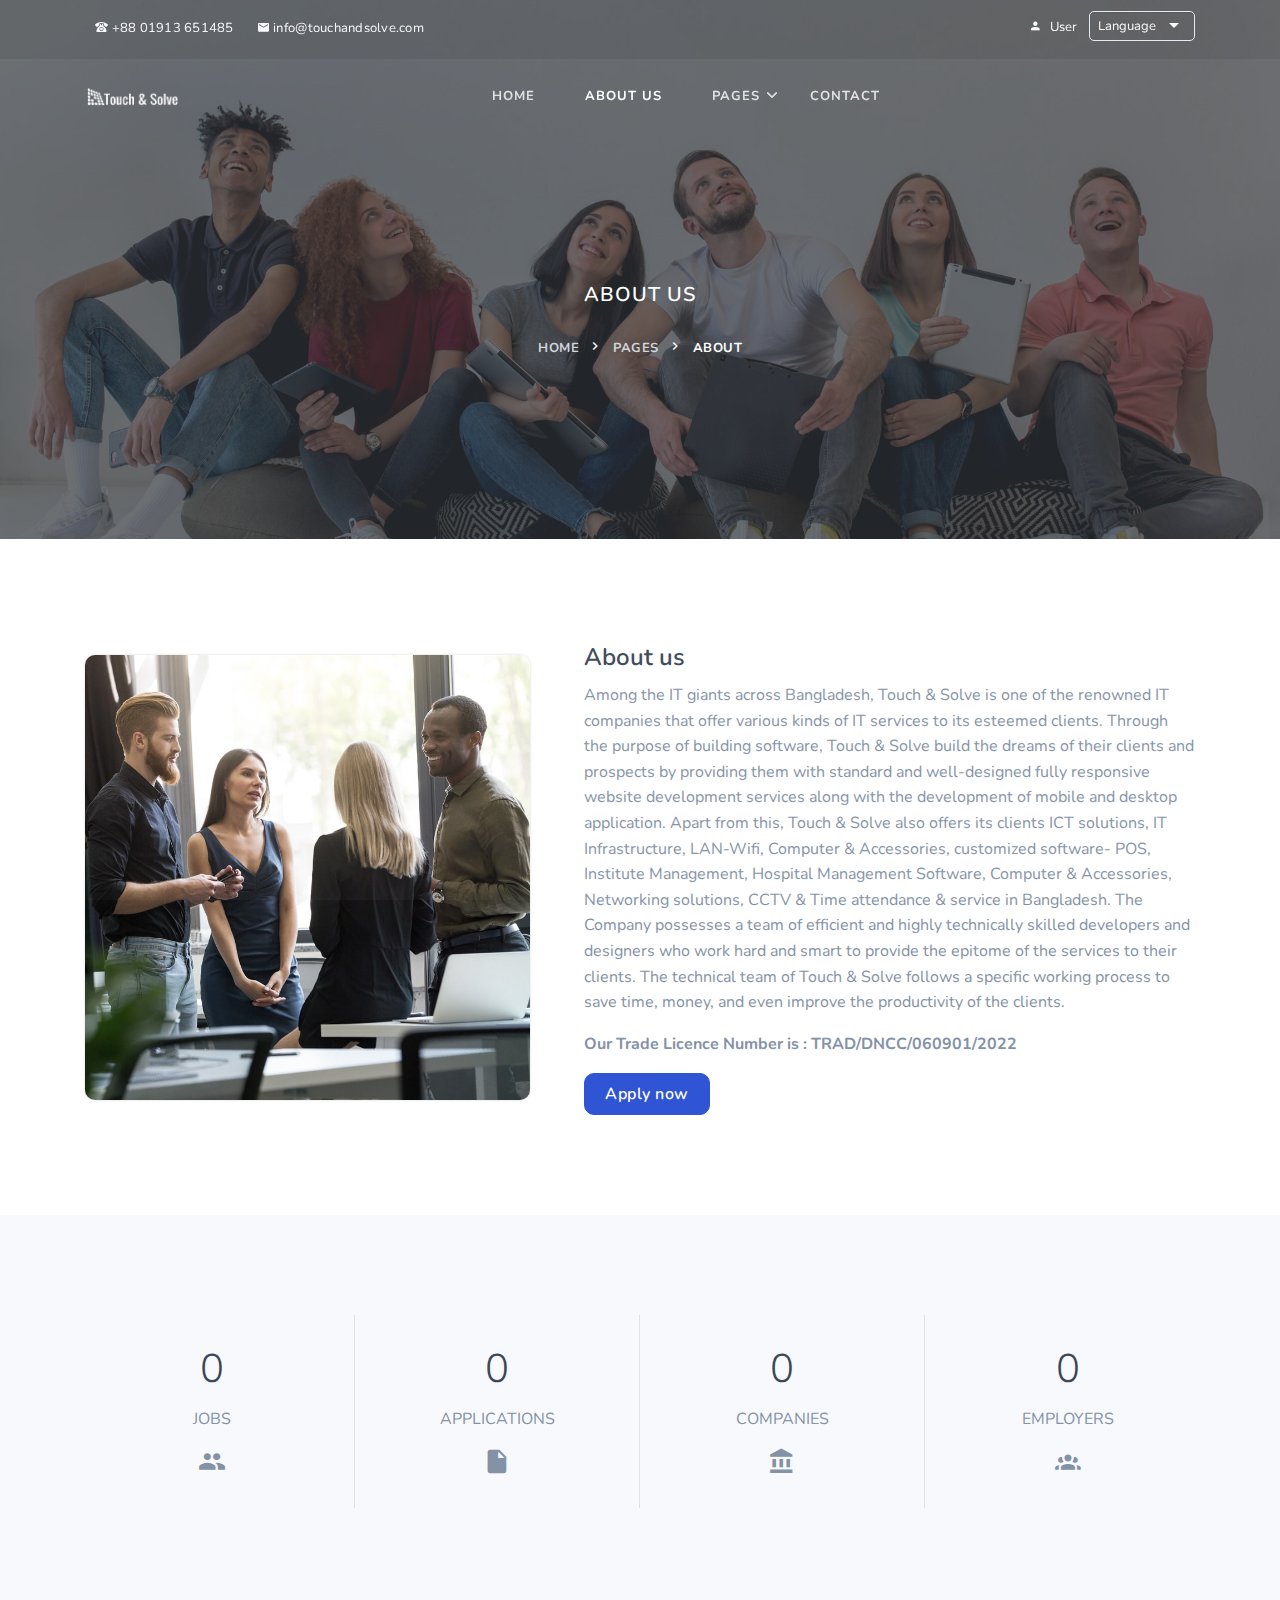
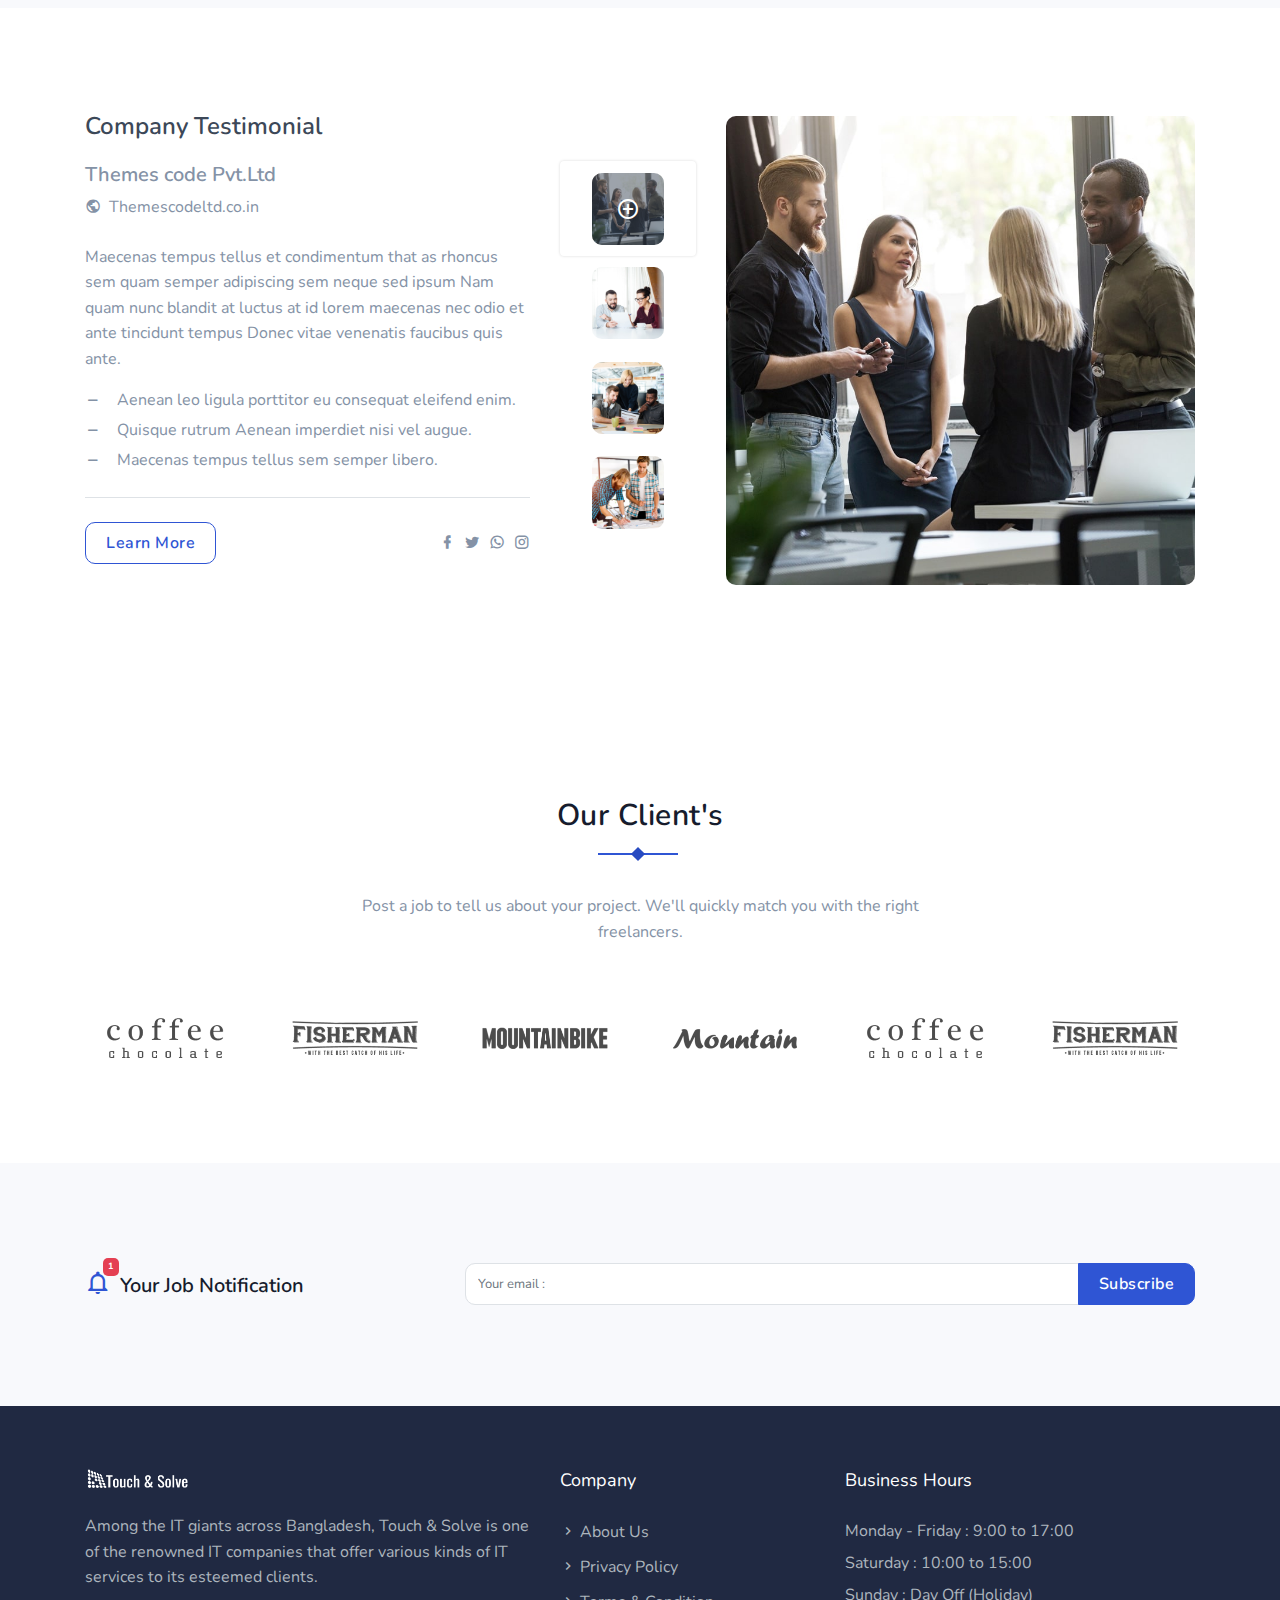
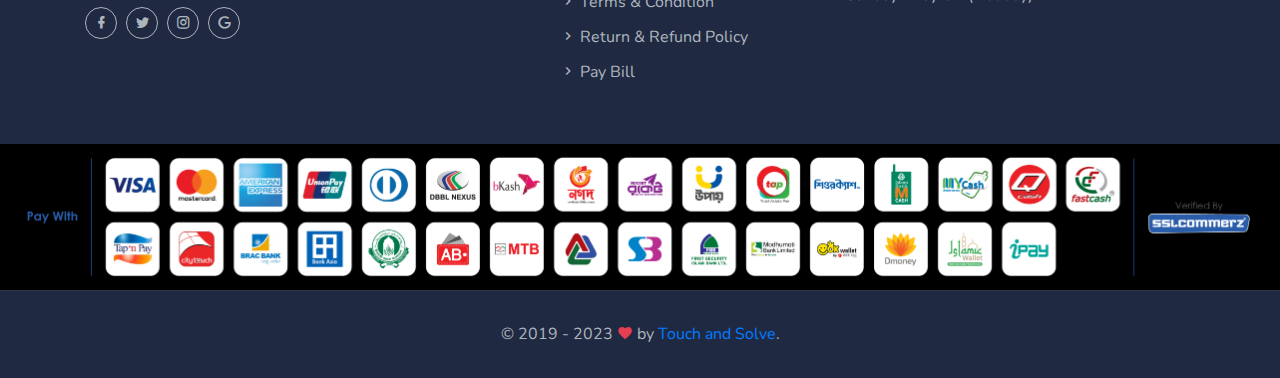
<file: about.html>
<!DOCTYPE html>
<html lang="en" class="no-js">


<!-- Mirrored from themesdesign.in/jobya/about.html by HTTrack Website Copier/3.x [XR&CO'2014], Wed, 22 Feb 2023 04:59:40 GMT -->
<head>
    <meta charset="UTF-8">
    <meta name="viewport" content="width=device-width, initial-scale=1">
    <title>Touch and Solve</title>
    <meta name="description" content="" />
    <meta name="keywords" content="" />
    <meta name="author" content="Themesdesign" />

    <link rel="shortcut icon" href="images/favicon.ico">

    <!-- Bootstrap core CSS -->
    <link rel="stylesheet" href="css/bootstrap.min.css" type="text/css">

    <!--Material Icon -->
    <link rel="stylesheet" type="text/css" href="css/materialdesignicons.min.css" />

    <link rel="stylesheet" type="text/css" href="css/fontawesome.css" />

    <!-- selectize css -->
    <link rel="stylesheet" type="text/css" href="css/selectize.css" />

    <link rel="stylesheet" type="text/css" href="css/nice-select.css" />

    <!-- Custom  Css -->
    <link rel="stylesheet" type="text/css" href="css/style.css" />

</head>

<body>
    <!-- Loader -->
    <div id="preloader">
        <div id="status">
            <div class="spinner">
                <div class="double-bounce1"></div>
                <div class="double-bounce2"></div>
            </div>
        </div>
    </div>
    <!-- Loader -->

    <!-- Navigation Bar-->
    <header id="topnav" class="defaultscroll scroll-active">
        <!-- Tagline STart -->
        <div class="tagline">
            <div class="container">
                <div class="float-left">
                    <div class="phone">
                        <i class="mdi mdi-phone-classic"></i> +88 01913 651485
                    </div>
                    <div class="email">
                        <a href="#">
                            <i class="mdi mdi-email"></i> info@touchandsolve.com
                        </a>
                    </div>
                </div>
                <div class="float-right">
                    <ul class="topbar-list list-unstyled d-flex" style="margin: 11px 0px;">
                        <li class="list-inline-item"><a href="javascript:void(0);"><i class="mdi mdi-account mr-2"></i>User</a></li>
                        <li class="list-inline-item">
                            <select id="select-lang" class="demo-default">
                                <option value="">Language</option>
                                <option value="4">English</option>
                                <option value="1">Spanish</option>
                                <option value="3">French</option>
                                <option value="5">Hindi</option>
                            </select>
                        </li>
                    </ul>
                </div>
                <div class="clearfix"></div>
            </div>
        </div>
        <!-- Tagline End -->

        <!-- Menu Start -->
        <div class="container">
            <!-- Logo container-->
            <div>
                <a href="index.html" class="logo">
                    <img src="images/logo-light.png" alt="" class="logo-light" height="18" />
                    <img src="images/logo-dark.png" alt="" class="logo-dark" height="18" />
                </a>
            </div>                 
<!--            <div class="buy-button">-->
<!--                <a href="post-a-job.html" class="btn btn-primary"><i class="mdi mdi-cloud-upload"></i> Post a Job</a>-->
<!--            </div>&lt;!&ndash;end login button&ndash;&gt;-->
            <!-- End Logo container-->
            <div class="menu-extras">
                <div class="menu-item">
                    <!-- Mobile menu toggle-->
                    <a class="navbar-toggle">
                        <div class="lines">
                            <span></span>
                            <span></span>
                            <span></span>
                        </div>
                    </a>
                    <!-- End mobile menu toggle-->
                </div>
            </div>
    
            <div id="navigation">
                <!-- Navigation Menu-->   
                <ul class="navigation-menu">
                    <li><a href="index.html">Home</a></li>
                    <li>
                        <a href="about.html">About Us</a>
                    </li>
    
                    <li class="has-submenu">
                        <a href="javascript:void(0)">Pages</a><span class="menu-arrow"></span>
                        <ul class="submenu">
                            <li><a href="privacy_policy.html">Privacy Policy</a></li>
                            <li><a href="terms_condition.html">Terms & Condition</a></li>
                            <li><a href="return_refund_policy.html">Return & Refund Policy</a></li>
                            <li><a href="paybill.html">Pay Bill</a></li>
                            <!--                            <li><a href="faq.html">Faqs</a></li>-->
                            <!--                            <li><a href="pricing.html">Pricing plans</a></li>-->
                        </ul>
                    </li>
                    <li>
                        <a href="contact.html">contact</a>
                    </li>
                </ul><!--end navigation menu-->
            </div><!--end navigation-->
        </div><!--end container-->
        <!--end end-->
    </header><!--end header-->
    <!-- Navbar End -->
    
    <!-- Start home -->
    <section class="bg-half page-next-level"> 
        <div class="bg-overlay"></div>
        <div class="container">
            <div class="row justify-content-center">
                <div class="col-md-6">
                    <div class="text-center text-white">
                        <h4 class="text-uppercase title mb-4">About Us</h4>
                        <ul class="page-next d-inline-block mb-0">
                            <li><a href="index.html" class="text-uppercase font-weight-bold">Home</a></li>
                            <li><a href="#" class="text-uppercase font-weight-bold">Pages</a></li> 
                            <li>
                                <span class="text-uppercase text-white font-weight-bold">About</span> 
                            </li> 
                        </ul>
                    </div>
                </div>
            </div>
        </div>
    </section>
    <!-- end home -->

    <!-- ABOUT US START -->
    <section class="section">
        <div class="container">
            <div class="row align-items-center">
                <div class="col-lg-5 col-md-4">
                    <img src="images/about.jpg" class="img-fluid rounded shadow" alt="">
                </div>

                <div class="col-lg-7 col-md-8">
                    <div class="about-desc ml-lg-4">
                        <h4 class="text-dark">About us</h4>

                        <p class="text-muted">Among the IT giants across Bangladesh, Touch & Solve is one of the renowned IT companies that offer various kinds of IT services to its esteemed clients. Through the purpose of building software, Touch & Solve build the dreams of their clients and prospects by providing them with standard and well-designed fully responsive website development services along with the development of mobile and desktop application. Apart from this, Touch & Solve also offers its clients ICT solutions, IT Infrastructure, LAN-Wifi, Computer & Accessories, customized software- POS, Institute Management, Hospital Management Software, Computer & Accessories, Networking solutions, CCTV & Time attendance & service in Bangladesh. The Company possesses a team of efficient and highly technically skilled developers and designers who work hard and smart to provide the epitome of the services to their clients. The technical team of Touch & Solve follows a specific working process to save time, money, and even improve the productivity of the clients.</p>


                        <p class="text-muted"><strong>Our Trade Licence Number is : TRAD/DNCC/060901/2022</strong></p>

                        <a href="javascript:void(0)" class="btn btn-primary">Apply now</a>
                    </div>
                </div>
            </div>
        </div>
    </section>
    <!-- ABOUT US END -->

    <!-- COUNTER START -->
    <section class="section bg-light">
        <div class="container">
            <div class="blog-post-counter">
                <div class="row" id="counter">
                    <div class="col-md-3 col-6 border-right">
                        <div class="p-4">
                            <div class="blog-post counter-content text-center">
                                <h1 class="counter-value font-weight-light text-dark mb-2" data-count="2030">0</h1>
                                <p class="counter-name text-muted f-15 text-uppercase mb-2">Jobs</p>
                                <i class="mdi mdi-account-multiple h3 text-muted"></i>
                            </div>
                        </div>
                    </div>

                    <div class="col-md-3 col-6 border-right">
                        <div class="p-4">
                            <div class="blog-post counter-content text-center">
                                <h1 class="counter-value font-weight-light text-dark mb-2" data-count="3500">0</h1>
                                <p class="counter-name text-muted f-15 text-uppercase mb-2">Applications</p>
                                <i class="mdi mdi-file h3 text-muted"></i>
                            </div>
                        </div>
                    </div>

                    <div class="col-md-3 col-6 border-right">
                        <div class="p-4">
                            <div class="blog-post counter-content text-center">
                                <h1 class="counter-value font-weight-light text-dark mb-2" data-count="1250">0</h1>
                                <p class="counter-name text-muted f-15 text-uppercase mb-2">Companies</p>
                                <i class="mdi mdi-bank h3 text-muted"></i>
                            </div>
                        </div>
                    </div>
                    <div class="col-md-3 col-6">
                        <div class="p-4">
                            <div class="blog-post counter-content text-center">
                                <h1 class="counter-value font-weight-light text-dark mb-2" data-count="4000">0</h1>
                                <p class="counter-name text-muted f-15 text-uppercase mb-2">Employers</p>
                                <i class="mdi mdi-account-group h3 text-muted"></i>
                            </div>
                        </div>
                    </div>
                </div>
            </div>
        </div>
    </section>
    <!-- COUNTER END -->

    <!-- COMPANY TESTIMONIAL START -->
    <section class="section">
        <div class="container">
            <div class="row align-items-center">
                <div class="col-lg-5">
                    <h4 class="text-dark font-weight-">Company Testimonial</h4>
                    <div class="blog-post-border mt-3 mb-3"></div>
                    <h5 class="text-muted mb-1">Themes code Pvt.Ltd</h5>
                    <p class="mb-4 f-16"><a href="#" class="text-muted"><i class="mdi mdi-earth mr-2"></i>Themescodeltd.co.in</a></p>
                    <p class="text-muted f-14">Maecenas tempus tellus et condimentum that as rhoncus sem quam semper adipiscing sem neque sed ipsum Nam quam nunc blandit at luctus at id lorem maecenas nec odio et ante tincidunt tempus Donec vitae venenatis faucibus quis ante.</p>
                    <div class="job-details-desc-item">
                        <div class="float-left mr-3">
                            <i class="mdi mdi-minus text-muted f-16"></i>
                        </div>
                        <p class="text-muted f-14 mb-1">Aenean leo ligula porttitor eu consequat eleifend enim.</p>
                    </div>
                    <div class="job-details-desc-item">
                        <div class="float-left mr-3">
                            <i class="mdi mdi-minus text-muted f-16"></i>
                        </div>
                        <p class="text-muted f-14 mb-1">Quisque rutrum Aenean imperdiet nisi vel augue.</p>
                    </div>
                    <div class="job-details-desc-item mb-4">
                        <div class="float-left mr-3">
                            <i class="mdi mdi-minus text-muted f-16"></i>
                        </div>
                        <p class="text-muted f-14 mb-1">Maecenas tempus tellus sem semper libero.</p>
                    </div>
                    

                    <ul class="list-inline pt-4 border-top mb-4">
                        <li class="list-inline-item">
                            <a href="#" class="btn btn-primary-outline">Learn More</a>
                        </li>
                        <li class="list-inline-item float-right mt-2">
                            <ul class="list-inline bolg-post-icon mb-0">
                                <li class="list-inline-item f-20"><a href="#" class=""><i class="mdi mdi-facebook"></i></a></li>
                                <li class="list-inline-item f-20"><a href="#" class=""><i class="mdi mdi-twitter"></i></a></li>
                                <li class="list-inline-item f-20"><a href="#" class=""><i class="mdi mdi-whatsapp"></i></a></li>
                                <li class="list-inline-item f-20"><a href="#" class=""><i class="mdi mdi-instagram"></i></a></li>
                            </ul>
                        </li>
                    </ul>
                </div>

                <div class="col-lg-7">
                    <div class="blog-post-testi">
                        <div class="row align-items-center">
                            <div class="col-md-3 col-4">
                                <div class="nav flex-column nav-pills" id="v-pills-tab" role="tablist" aria-orientation="vertical">
                                    <a class="nav-link about-us active" id="v-pills-home-tab" data-toggle="pill" href="#v-pills-home" role="tab" aria-controls="v-pills-home" aria-selected="true">
                                        <div class="blog-post-testi-img">
                                            <img src="images/blog/img-7.jpg" alt="" class="img-fluid mx-auto d-block rounded">
                                            <div class="blog-post-overlay">
                                                <div class="blog-post-testi-icon text-center">
                                                    <i class="mdi mdi-plus-circle-outline text-white h4"></i>
                                                </div>
                                            </div>
                                        </div>
                                    </a>

                                    <a class="nav-link about-us" id="v-pills-profile-tab" data-toggle="pill" href="#v-pills-profile" role="tab" aria-controls="v-pills-profile" aria-selected="false">
                                        <div class="blog-post-testi-img">
                                            <img src="images/blog/img-8.jpg" alt="" class="img-fluid mx-auto d-block rounded">
                                            <div class="blog-post-overlay">
                                                <div class="blog-post-testi-icon text-center">
                                                    <i class="mdi mdi-plus-circle-outline text-white h4"></i>
                                                </div>
                                            </div>
                                        </div>
                                    </a>

                                    <a class="nav-link about-us" id="v-pills-messages-tab" data-toggle="pill" href="#v-pills-messages" role="tab" aria-controls="v-pills-messages" aria-selected="false">
                                        <div class="blog-post-testi-img">
                                            <img src="images/blog/img-9.jpg" alt="" class="img-fluid mx-auto d-block rounded">
                                            <div class="blog-post-overlay">
                                                <div class="blog-post-testi-icon text-center">
                                                    <i class="mdi mdi-plus-circle-outline text-white h4"></i>
                                                </div>
                                            </div>
                                        </div>
                                    </a>

                                    <a class="nav-link about-us" id="v-pills-settings-tab" data-toggle="pill" href="#v-pills-settings" role="tab" aria-controls="v-pills-settings" aria-selected="false">
                                        <div class="blog-post-testi-img">
                                            <img src="images/blog/img-10.jpg" alt="" class="img-fluid mx-auto d-block rounded">
                                            <div class="blog-post-overlay">
                                                <div class="blog-post-testi-icon text-center">
                                                    <i class="mdi mdi-plus-circle-outline text-white h4"></i>
                                                </div>
                                            </div>
                                        </div>
                                    </a>

                                </div>
                            </div>
                            <div class="col-md-9 col-8">
                                <div class="tab-content" id="v-pills-tabContent">
                                    <div class="tab-pane fade show active" id="v-pills-home" role="tabpanel" aria-labelledby="v-pills-home-tab">
                                        <div>
                                            <img src="images/blog/img-7.jpg" alt="" class="img-fluid mx-auto d-block rounded">
                                        </div>
                                    </div>

                                    <div class="tab-pane fade" id="v-pills-profile" role="tabpanel" aria-labelledby="v-pills-profile-tab">
                                        <div>
                                            <img src="images/blog/img-8.jpg" alt="" class="img-fluid mx-auto d-block rounded">
                                        </div>
                                    </div>

                                    <div class="tab-pane fade" id="v-pills-messages" role="tabpanel" aria-labelledby="v-pills-messages-tab">
                                        <div>
                                            <img src="images/blog/img-9.jpg" alt="" class="img-fluid mx-auto d-block rounded">
                                        </div>
                                    </div>

                                    <div class="tab-pane fade" id="v-pills-settings" role="tabpanel" aria-labelledby="v-pills-settings-tab">
                                        <div>
                                            <img src="images/blog/img-10.jpg" alt="" class="img-fluid mx-auto d-block rounded">
                                        </div>
                                    </div>
                                </div>
                            </div>
                        </div>
                    </div>
                </div>
            </div>
        </div>
    </section>
    <!-- COMPANY TESTIMONIAL START -->

    <!-- DOWNLOAD APP START -->
    <!-- DOWNLOAD APP END -->

    <!-- ABOUT CLIENTS START -->
    <section class="section">
        <div class="container">
            <div class="row justify-content-center">
                <div class="col-12">
                    <div class="section-title text-center mb-4 pb-2">
                        <h4 class="title title-line pb-5">Our Client's</h4>
                        <p class="text-muted para-desc mx-auto mb-1">Post a job to tell us about your project. We'll quickly match you with the right freelancers.</p>
                    </div>
                </div>
            </div>

            <div class="row align-items-center">
                <div class="col-lg-2 col-md-4 col-6 mt-4 pt-2 text-center">
                    <img src="images/clients/1.png" height="50" alt="">
                </div><!--end col-->
                <div class="col-lg-2 col-md-4 col-6 mt-4 pt-2 text-center">
                    <img src="images/clients/2.png" height="50" alt="">
                </div><!--end col-->
                <div class="col-lg-2 col-md-4 col-6 mt-4 pt-2 text-center">
                    <img src="images/clients/3.png" height="50" alt="">
                </div><!--end col-->
                <div class="col-lg-2 col-md-4 col-6 mt-4 pt-2 text-center">
                    <img src="images/clients/4.png" height="50" alt="">
                </div><!--end col-->
                <div class="col-lg-2 col-md-4 col-6 mt-4 pt-2 text-center">
                    <img src="images/clients/1.png" height="50" alt="">
                </div><!--end col-->
                <div class="col-lg-2 col-md-4 col-6 mt-4 pt-2 text-center">
                    <img src="images/clients/2.png" height="50" alt="">
                </div><!--end col-->
            </div>
        </div>
    </section>
    <!-- ABOUT CLIENTS END -->

    <!-- subscribe start -->
    <section class="section bg-light">
        <div class="container">
            <div class="row">
                <div class="col-lg-4 col-md-5">
                    <div class="float-left position-relative notification-icon mr-2">
                        <i class="mdi mdi-bell-outline text-primary"></i>
                        <span class="badge badge-pill badge-danger">1</span>
                    </div>
                    <h5 class="mt-2 mb-0">Your Job Notification</h5>
                </div>
                <div class="col-lg-8 col-md-7 mt-4 mt-sm-0">
                    <form>
                        <div class="form-group mb-0">
                            <div class="input-group mb-0">
                                <input name="email" id="email" type="email" class="form-control" placeholder="Your email :" required="" aria-describedby="newssubscribebtn">
                                <div class="input-group-append">
                                    <button class="btn btn-primary submitBnt" type="submit" id="newssubscribebtn">Subscribe</button>
                                </div>
                            </div>
                        </div>
                    </form>
                </div>
            </div>
        </div>
    </section>
    <!-- subscribe end -->

    <!-- footer start -->
    <footer class="footer">
        <div class="container">
            <div class="row">
                <div class="col-lg-5 col-12 mb-0 mb-md-4 pb-0 pb-md-2">
                    <a href="javascript:void(0)"><img src="images/logo-light.png" height="20" alt=""></a>
                    <p class="mt-4">Among the IT giants across Bangladesh, Touch & Solve is one of the renowned IT companies that offer various kinds of IT services to its esteemed clients.</p>
                    <ul class="social-icon social list-inline mb-0">
                        <li class="list-inline-item"><a href="#" class="rounded"><i class="mdi mdi-facebook"></i></a></li>
                        <li class="list-inline-item"><a href="#" class="rounded"><i class="mdi mdi-twitter"></i></a></li>
                        <li class="list-inline-item"><a href="#" class="rounded"><i class="mdi mdi-instagram"></i></a></li>
                        <li class="list-inline-item"><a href="#" class="rounded"><i class="mdi mdi-google"></i></a></li>
                    </ul>
                </div>
                <div class="col-lg-3 col-md-4 col-12 mt-4 mt-sm-0 pt-2 pt-sm-0">
                    <p class="text-white mb-4 footer-list-title">Company</p>
                    <ul class="list-unstyled footer-list">
                        <li><a href="about.html" class="text-foot"><i class="mdi mdi-chevron-right"></i> About Us</a></li>
                        <li><a href="privacy_policy.html" class="text-foot"><i class="mdi mdi-chevron-right"></i> Privacy Policy</a></li>
                        <li><a href="terms_condition.html" class="text-foot"><i class="mdi mdi-chevron-right"></i> Terms & Condition</a></li>
                        <li><a href="return_refund_policy.html" class="text-foot"><i class="mdi mdi-chevron-right"></i> Return & Refund Policy </a></li>
                        <li><a href="paybill.html" class="text-foot"><i class="mdi mdi-chevron-right"></i> Pay Bill</a></li>
                    </ul>
                </div>

            
                <div class="col-lg-4 col-md-4 col-12 mt-4 mt-sm-0 pt-2 pt-sm-0">
                    <p class="text-white mb-4 footer-list-title f-17">Business Hours</p>
                    <ul class="list-unstyled text-foot mt-4 mb-0">
                        <li>Monday - Friday : 9:00 to 17:00</li>
                        <li class="mt-2">Saturday : 10:00 to 15:00</li>
                        <li class="mt-2">Sunday : Day Off (Holiday)</li>
                    </ul>
                </div>
            </div>
        </div>
    </footer>
    <!-- footer end -->
    <div class="container-fluid" style="background-color: black">
        <img style="width: 100%" src="images/1.png" alt="">
    </div>
    <!-- footer end -->
    <hr>
    <footer class="footer footer-bar">
        <div class="container text-center">
            <div class="row justify-content-center">
                <div class="col-12">
                    <div class="">
                        <p class="mb-0">© 2019 - 2023 <i class="mdi mdi-heart text-danger"></i> by <a href="https://1.envato.market/themesdesign" target="_blank">Touch and Solve</a>.</p>
                    </div>
                </div>
            </div>
        </div><!--end container-->
    </footer><!--end footer-->
    <!-- Footer End -->

    <!-- Back to top -->
    <a href="#" class="back-to-top rounded text-center" id="back-to-top"> 
        <i class="mdi mdi-chevron-up d-block"> </i> 
    </a>
    <!-- Back to top -->

    <!-- javascript -->
    <script src="js/jquery.min.js"></script>
    <script src="js/bootstrap.bundle.min.js"></script>
    <script src="js/jquery.easing.min.js"></script>
    <script src="js/plugins.js"></script>

    <!-- selectize js -->
    <script src="js/selectize.min.js"></script>
    <script src="js/counter.int.js"></script>

    <script src="js/jquery.nice-select.min.js"></script>

    <script src="js/app.js"></script>

</body>

<!-- Mirrored from themesdesign.in/jobya/about.html by HTTrack Website Copier/3.x [XR&CO'2014], Wed, 22 Feb 2023 04:59:42 GMT -->
</html>
</file>
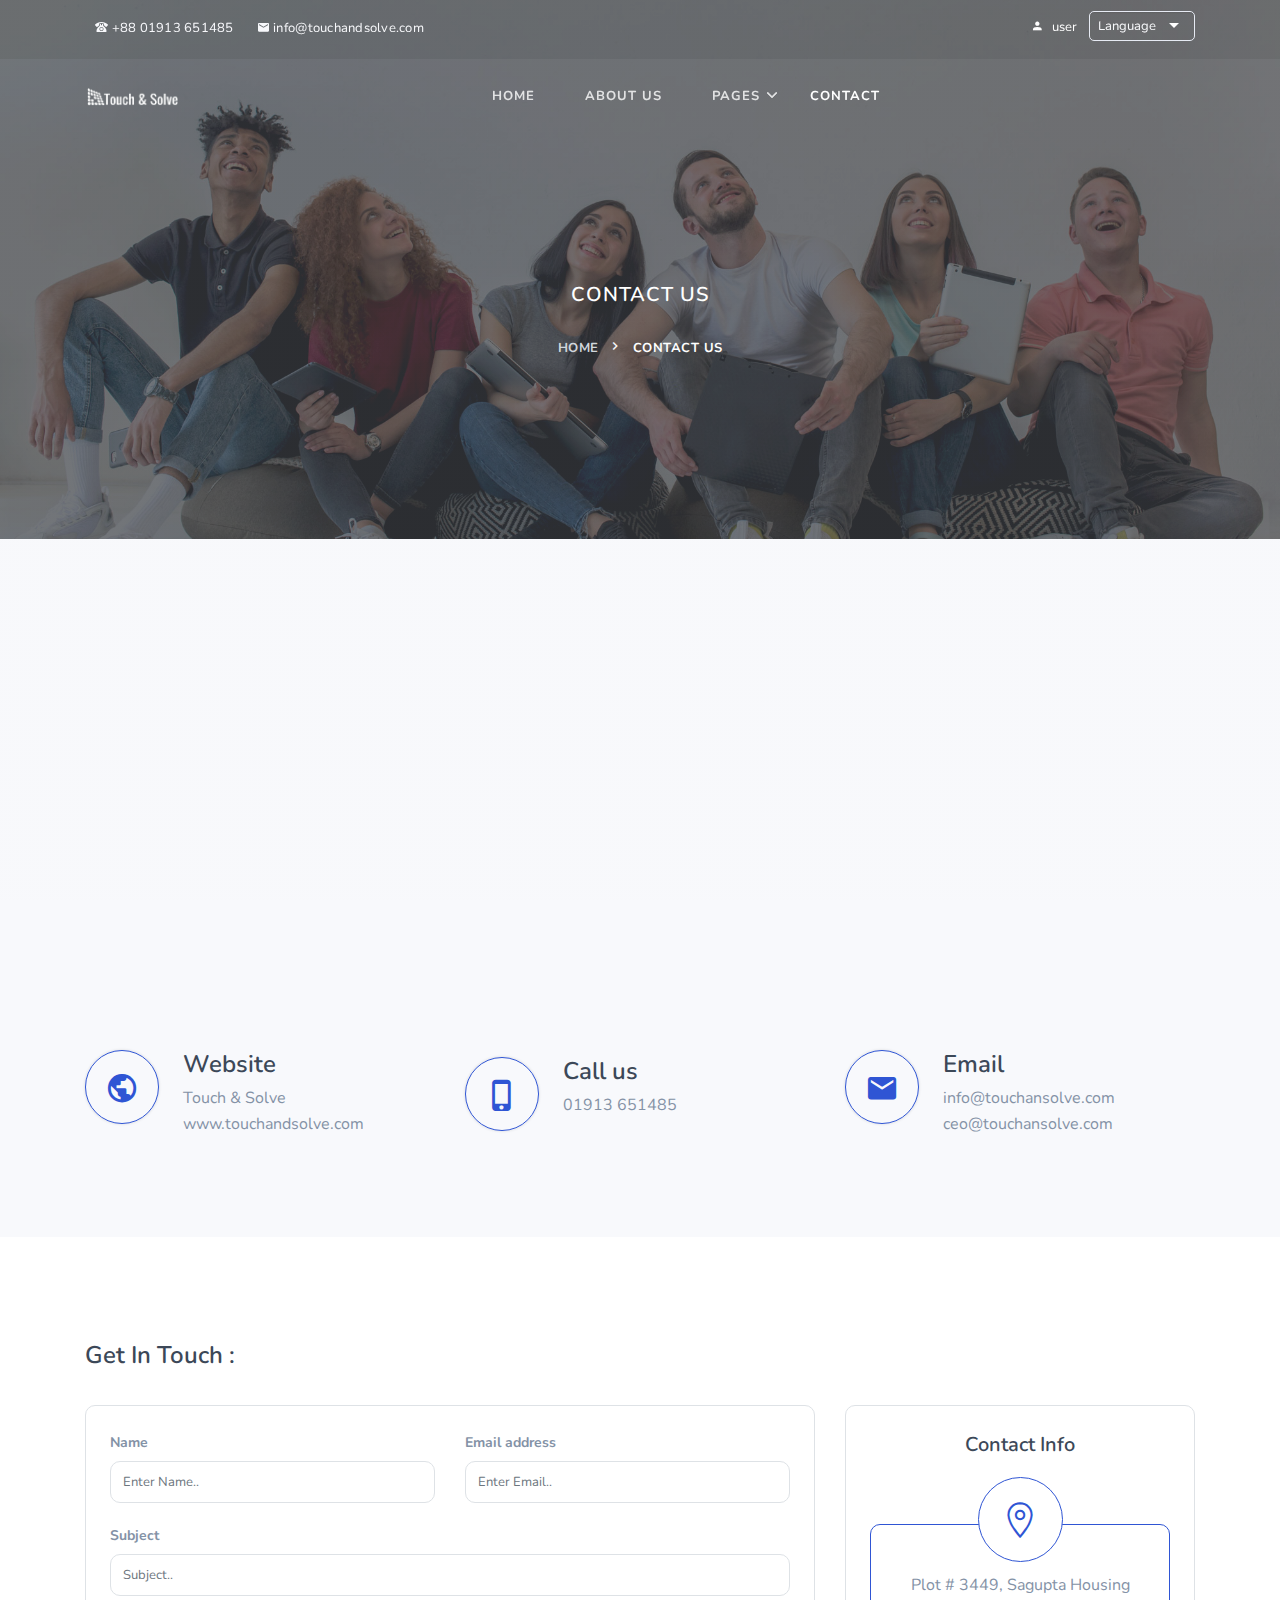
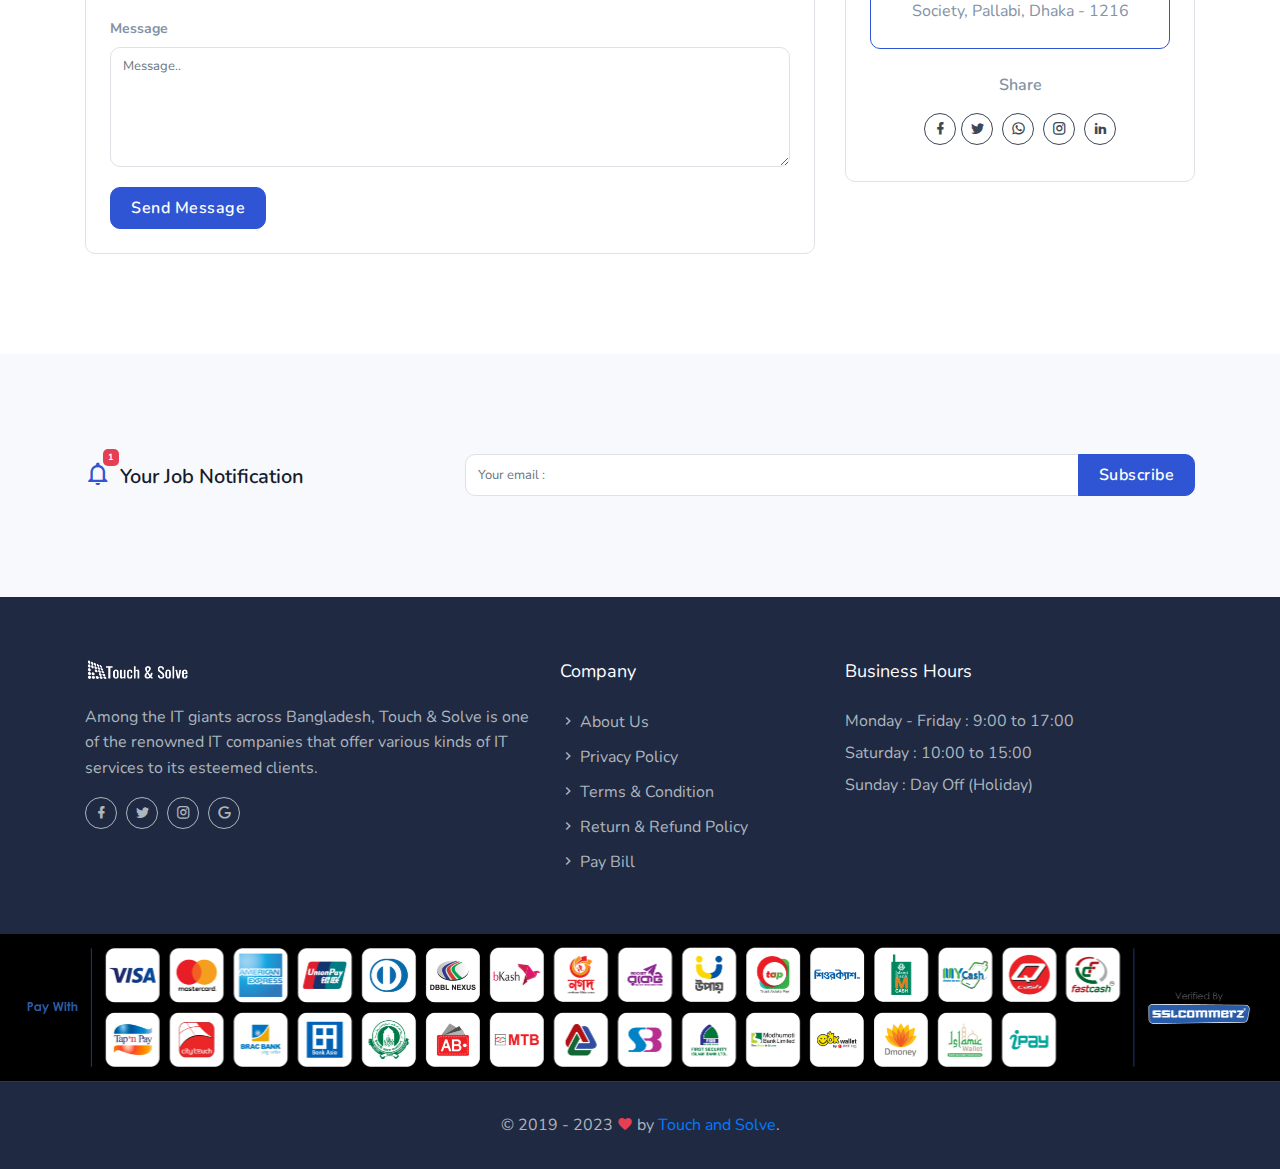
<file: contact.html>
<!DOCTYPE html>
<html lang="en" class="no-js">


<!-- Mirrored from themesdesign.in/jobya/contact.html by HTTrack Website Copier/3.x [XR&CO'2014], Wed, 22 Feb 2023 04:59:48 GMT -->
<head>
    <meta charset="UTF-8">
    <meta name="viewport" content="width=device-width, initial-scale=1">
    <title>Touch & Solve Payment</title>
    <meta name="description" content="" />
    <meta name="keywords" content="" />
    <meta name="author" content="Themesdesign" />

    <link rel="shortcut icon" href="images/favicon.ico">

    <!-- Bootstrap core CSS -->
    <link rel="stylesheet" href="css/bootstrap.min.css" type="text/css">

    <!--Material Icon -->
    <link rel="stylesheet" type="text/css" href="css/materialdesignicons.min.css" />

    <link rel="stylesheet" type="text/css" href="css/fontawesome.css" />

    <!-- selectize css -->
    <link rel="stylesheet" type="text/css" href="css/selectize.css" />

    <link rel="stylesheet" type="text/css" href="css/nice-select.css" />

    <!-- Custom  Css -->
    <link rel="stylesheet" type="text/css" href="css/style.css" />

</head>

<body>
    <!-- Loader -->
    <div id="preloader">
        <div id="status">
            <div class="spinner">
                <div class="double-bounce1"></div>
                <div class="double-bounce2"></div>
            </div>
        </div>
    </div>
    <!-- Loader -->

    <!-- Navigation Bar-->
    <header id="topnav" class="defaultscroll scroll-active">
        <!-- Tagline STart -->
        <div class="tagline">
            <div class="container">
                <div class="float-left">
                    <div class="phone">
                        <i class="mdi mdi-phone-classic"></i> +88 01913 651485
                    </div>
                    <div class="email">
                        <a href="#">
                            <i class="mdi mdi-email"></i> info@touchandsolve.com
                        </a>
                    </div>
                </div>
                <div class="float-right">
                    <ul class="topbar-list list-unstyled d-flex" style="margin: 11px 0px;">
                        <li class="list-inline-item"><a href="javascript:void(0);"><i class="mdi mdi-account mr-2"></i>user</a></li>
                        <li class="list-inline-item">
                            <select id="select-lang" class="demo-default">
                                    <option value="">Language</option>
                                    <option value="4">English</option>
                                    <option value="1">Spanish</option>
                                    <option value="3">French</option>
                                    <option value="5">Hindi</option>
                                </select>
                        </li>
                    </ul>
                </div>
                <div class="clearfix"></div>
            </div>
        </div>
        <!-- Tagline End -->

        <!-- Menu Start -->
        <div class="container">
            <!-- Logo container-->
            <div>
                <a href="index.html" class="logo">
                    <img src="images/logo-light.png" alt="" class="logo-light" height="18" />
                    <img src="images/logo-dark.png" alt="" class="logo-dark" height="18" />
                </a>
            </div>                 
<!--            <div class="buy-button">-->
<!--                <a href="post_a_job.html" class="btn btn-primary"><i class="mdi mdi-cloud-upload"></i> Post a Job</a>-->
<!--            </div>&lt;!&ndash;end login button&ndash;&gt;-->
            <!-- End Logo container-->
            <div class="menu-extras">
                <div class="menu-item">
                    <!-- Mobile menu toggle-->
                    <a class="navbar-toggle">
                        <div class="lines">
                            <span></span>
                            <span></span>
                            <span></span>
                        </div>
                    </a>
                    <!-- End mobile menu toggle-->
                </div>
            </div>
    
            <div id="navigation">
                <!-- Navigation Menu-->   
                <ul class="navigation-menu">
                    <li><a href="index.html">Home</a></li>
                    <li>
                        <a href="about.html">About Us</a>
                    </li>
    
                    <li class="has-submenu">
                        <a href="javascript:void(0)">Pages</a><span class="menu-arrow"></span>
                        <ul class="submenu">
                            <li><a href="privacy_policy.html">Privacy Policy</a></li>
                            <li><a href="terms_condition.html">Terms & Condition</a></li>
                            <li><a href="return_refund_policy.html">Return & Refund Policy</a></li>
                            <!--                            <li><a href="faq.html">Faqs</a></li>-->
                            <!--                            <li><a href="pricing.html">Pricing plans</a></li>-->
                        </ul>
                    </li>
                    <li>
                        <a href="contact.html">contact</a>
                    </li>
                </ul><!--end navigation menu-->
            </div><!--end navigation-->
        </div><!--end container-->
        <!--end end-->
    </header><!--end header-->
    <!-- Navbar End -->
    
    <!-- Start home -->
    <section class="bg-half page-next-level"> 
        <div class="bg-overlay"></div>
        <div class="container">
            <div class="row justify-content-center">
                <div class="col-md-6">
                    <div class="text-center text-white">
                        <h4 class="text-uppercase title mb-4">Contact Us</h4>
                        <ul class="page-next d-inline-block mb-0">
                            <li><a href="index.html" class="text-uppercase font-weight-bold">Home</a></li>
                            <li>
                                <span class="text-uppercase text-white font-weight-bold">Contact Us</span> 
                            </li> 
                        </ul>
                    </div>
                </div>
            </div>
        </div>
    </section>
    <!-- end home -->

    <!-- MAP START -->
    <section class="section pt-0 bg-light">
        <div class="container-fluid">
            <div class="row">
                <div class="col-lg-12 p-0">
                    <div class="map">
                        <iframe src="https://www.google.com/maps/embed?pb=!1m10!1m8!1m3!1d6030.418742494061!2d-111.34563870463673!3d26.01036670629853!3m2!1i1024!2i768!4f13.1!5e0!3m2!1ses-419!2smx!4v1471908546569" style="border: 0" allowfullscreen></iframe>
                    </div>
                </div>
            </div>
        </div>
        
        <div class="container mt-100 mt-60">
            <div class="row align-items-center">
                <div class="col-lg-4">
                    <div class="contact-item mt-40">
                        <div class="float-left">
                            <div class="contact-icon d-inline-block border rounded-pill shadow text-primary mt-1 mr-4">
                                <i class="mdi mdi-earth"></i>
                            </div>
                        </div>
                        <div class="contact-details">
                            <h4 class="text-dark mb-1">Website</h4>
                            <p class="mb-0 text-muted">Touch & Solve</p>
                            <p class="mb-0 text-muted">www.touchandsolve.com</p>
                        </div>
                    </div>
                </div>

                <div class="col-lg-4">
                    <div class="contact-item mt-40">
                        <div class="float-left">
                            <div class="contact-icon d-inline-block border rounded-pill shadow text-primary mt-1 mr-4">
                                <i class="mdi mdi-cellphone-iphone"></i>
                            </div>
                        </div>
                        <div class="contact-details">
                            <h4 class="text-dark mb-1">Call us</h4>
                            <p class="mb-0 text-muted">01913 651485</p>
                            <p class="mb-0 text-muted"></p>
                        </div>
                    </div>
                </div>

                <div class="col-lg-4">
                    <div class="contact-item mt-40">
                        <div class="float-left">
                            <div class="contact-icon d-inline-block border rounded-pill shadow text-primary mt-1 mr-4">
                                <i class="mdi mdi-email"></i>
                            </div>
                        </div>
                        <div class="contact-details">
                            <h4 class="text-dark mb-1">Email</h4>
                            <p class="mb-0 text-muted">info@touchansolve.com</p>
                            <p class="mb-0 text-muted">ceo@touchansolve.com</p>
                        </div>
                    </div>
                </div>
            </div>
        </div>
    </section>
    <!-- CONTACT END -->

    <!-- CONTACT FORM START -->
    <section class="section">
        <div class="container">
            <div class="row">
                <div class="col-lg-12">
                    <h4 class="text-dark mb-0">Get In Touch :</h4>
                </div>
            </div>

            <div class="row">
                <div class="col-lg-8 col-md-7 mt-4 pt-2">
                    <div class="custom-form rounded border p-4">
                        <div id="message"></div>
                        <form method="post" action="https://themesdesign.in/jobya/php/contact.php" name="contact-form" id="contact-form">
                            <div class="row">
                                <div class="col-lg-6">
                                    <div class="form-group app-label">
                                        <label class="text-muted">Name</label>
                                        <input name="name" id="name2" type="text" class="form-control resume" placeholder="Enter Name..">
                                    </div>
                                </div>
                                <div class="col-lg-6">
                                    <div class="form-group app-label">
                                        <label class="text-muted">Email address</label>
                                        <input name="email" id="email1" type="email" class="form-control resume" placeholder="Enter Email..">
                                    </div>
                                </div>
                                <div class="col-lg-12">
                                    <div class="form-group app-label">
                                        <label class="text-muted">Subject</label>
                                        <input type="text" class="form-control resume" id="subject" placeholder="Subject..">
                                    </div>
                                </div>
                                <div class="col-lg-12">
                                    <div class="form-group app-label">
                                        <label class="text-muted">Message</label>
                                        <textarea name="comments" id="comments" rows="5" class="form-control resume" placeholder="Message.."></textarea>
                                    </div>
                                </div>
                            </div>
                            <div class="row">
                                <div class="col-sm-12">
                                    <input type="submit" id="submit" name="send" class="submitBnt btn btn-primary" value="Send Message">
                                    <div id="simple-msg"></div>
                                </div>
                            </div>
                        </form>
                    </div>
                </div>

                <div class="col-lg-4 col-md-5 mt-4 pt-2">
                    <div class="border rounded text-center p-4">
                        <h5 class="text-dark pb-3">Contact Info</h5>
                        <div class="contact-location rounded mt-5 p-4">
                            <div class="contact-location-icon bg-white text-primary rounded-pill">
                                <i class="mdi mdi-map-marker"></i>
                            </div>
                            <p class="text-muted pt-4 f-20 mb-0">Plot # 3449, Sagupta Housing Society, Pallabi, Dhaka - 1216</p>
                        </div>
                        <h6 class="text-muted mt-4 mb-0">Share</h6>
                        <ul class="list-unstyled social-icon mt-3 mb-0">
                            <li class="list-inline-item"><a target="_blank" href="www.facebook.com/touchandsolve" class=""><i class="mdi mdi-facebook"></i>
                            <li class="list-inline-item"><a href="#" class=""><i class="mdi mdi-twitter"></i></a></li>
                            <li class="list-inline-item"><a href="#" class=""><i class="mdi mdi-whatsapp"></i></a></li>
                            <li class="list-inline-item"><a href="#" class=""><i class="mdi mdi-instagram"></i></a></li>
                            <li class="list-inline-item"><a href="#" class=""><i class="mdi mdi-linkedin"></i></a></li>
                        </ul>
                    </div>
                </div>
            </div>
        </div>
    </section>
    <!-- CONTACT FORM END -->

    <!-- subscribe start -->
    <section class="section bg-light">
        <div class="container">
            <div class="row">
                <div class="col-lg-4 col-md-5">
                    <div class="float-left position-relative notification-icon mr-2">
                        <i class="mdi mdi-bell-outline text-primary"></i>
                        <span class="badge badge-pill badge-danger">1</span>
                    </div>
                    <h5 class="mt-2 mb-0">Your Job Notification</h5>
                </div>
                <div class="col-lg-8 col-md-7 mt-4 mt-sm-0">
                    <form>
                        <div class="form-group mb-0">
                            <div class="input-group mb-0">
                                <input name="email" id="email" type="email" class="form-control" placeholder="Your email :" required="" aria-describedby="newssubscribebtn">
                                <div class="input-group-append">
                                    <button class="btn btn-primary submitBnt" type="submit" id="newssubscribebtn">Subscribe</button>
                                </div>
                            </div>
                        </div>
                    </form>
                </div>
            </div>
        </div>
    </section>
    <!-- subscribe end -->

    <!-- footer start -->
     <!-- footer start -->
     <footer class="footer">
        <div class="container">
            <div class="row">
                <div class="col-lg-5 col-12 mb-0 mb-md-4 pb-0 pb-md-2">
                    <a href="javascript:void(0)"><img src="images/logo-light.png" height="20" alt=""></a>
                    <p class="mt-4">Among the IT giants across Bangladesh, Touch & Solve is one of the renowned IT companies that offer various kinds of IT services to its esteemed clients.</p>
                    <ul class="social-icon social list-inline mb-0">
                        <li class="list-inline-item"><a href="#" class="rounded"><i class="mdi mdi-facebook"></i></a></li>
                        <li class="list-inline-item"><a href="#" class="rounded"><i class="mdi mdi-twitter"></i></a></li>
                        <li class="list-inline-item"><a href="#" class="rounded"><i class="mdi mdi-instagram"></i></a></li>
                        <li class="list-inline-item"><a href="#" class="rounded"><i class="mdi mdi-google"></i></a></li>
                    </ul>
                </div>
                <div class="col-lg-3 col-md-4 col-12 mt-4 mt-sm-0 pt-2 pt-sm-0">
                    <p class="text-white mb-4 footer-list-title">Company</p>
                    <ul class="list-unstyled footer-list">
                        <li><a href="about.html" class="text-foot"><i class="mdi mdi-chevron-right"></i> About Us</a></li>
                        <li><a href="privacy_policy.html" class="text-foot"><i class="mdi mdi-chevron-right"></i> Privacy Policy</a></li>
                        <li><a href="terms_condition.html" class="text-foot"><i class="mdi mdi-chevron-right"></i> Terms & Condition</a></li>
                        <li><a href="return_refund_policy.html" class="text-foot"><i class="mdi mdi-chevron-right"></i> Return & Refund Policy </a></li>
                        <li><a href="paybill.html" class="text-foot"><i class="mdi mdi-chevron-right"></i> Pay Bill</a></li>
                    </ul>
                </div>

            
                <div class="col-lg-4 col-md-4 col-12 mt-4 mt-sm-0 pt-2 pt-sm-0">
                    <p class="text-white mb-4 footer-list-title f-17">Business Hours</p>
                    <ul class="list-unstyled text-foot mt-4 mb-0">
                        <li>Monday - Friday : 9:00 to 17:00</li>
                        <li class="mt-2">Saturday : 10:00 to 15:00</li>
                        <li class="mt-2">Sunday : Day Off (Holiday)</li>
                    </ul>
                </div>
            </div>
        </div>
    </footer>
    <!-- footer end -->
    <div class="container-fluid" style="background-color: black">
        <img style="width: 100%" src="images/1.png" alt="">
    </div>
    <!-- footer end -->
    <hr>
    <footer class="footer footer-bar">
        <div class="container text-center">
            <div class="row justify-content-center">
                <div class="col-12">
                    <div class="">
                        <p class="mb-0">© 2019 - 2023 <i class="mdi mdi-heart text-danger"></i> by <a href="https://1.envato.market/themesdesign" target="_blank">Touch and Solve</a>.</p>
                    </div>
                </div>
            </div>
        </div><!--end container-->
    </footer><!--end footer-->
    <!-- Footer End -->

    <!-- Back to top -->
    <a href="#" class="back-to-top rounded text-center" id="back-to-top"> 
        <i class="mdi mdi-chevron-up d-block"> </i> 
    </a>
    <!-- Back to top -->

    <!-- javascript -->
    <script src="js/jquery.min.js"></script>
    <script src="js/bootstrap.bundle.min.js"></script>
    <script src="js/jquery.easing.min.js"></script>
    <script src="js/plugins.js"></script>

    <!-- selectize js -->
    <script src="js/selectize.min.js"></script>

    <script src="js/jquery.nice-select.min.js"></script>
    <!-- CONTACT -->
    <script src="js/contact.js"></script>

    <script src="js/app.js"></script>

</body>

<!-- Mirrored from themesdesign.in/jobya/contact.html by HTTrack Website Copier/3.x [XR&CO'2014], Wed, 22 Feb 2023 04:59:48 GMT -->
</html>
</file>
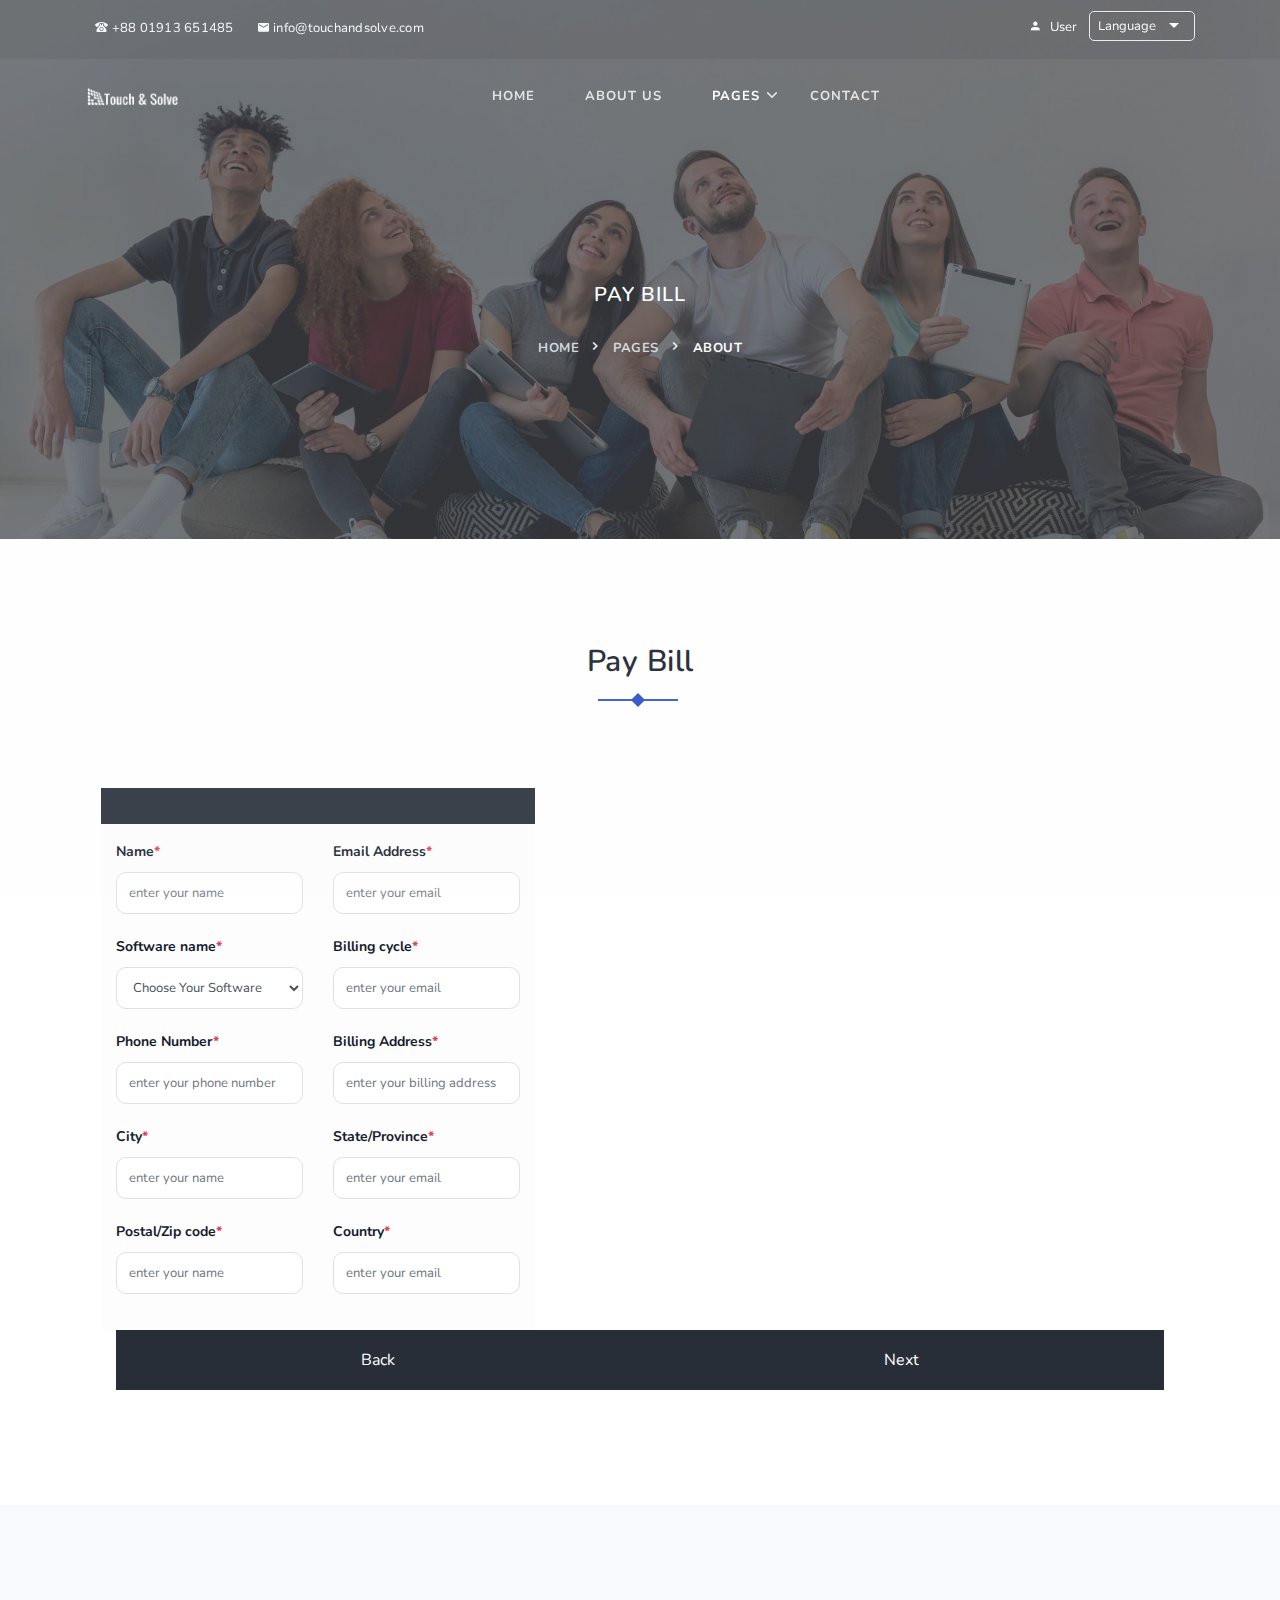
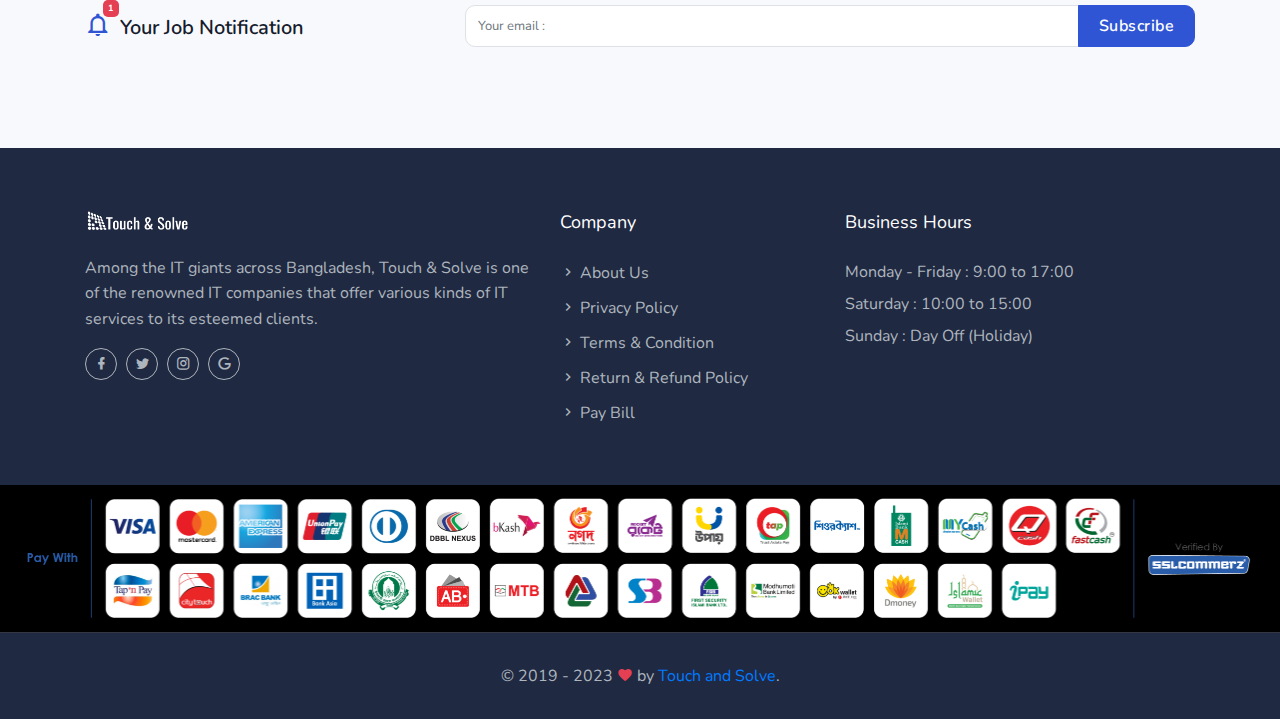
<file: paybill.html>
<!DOCTYPE html>
<html lang="en" class="no-js">


<!-- Mirrored from themesdesign.in/jobya/about.html by HTTrack Website Copier/3.x [XR&CO'2014], Wed, 22 Feb 2023 04:59:40 GMT -->
<head>
    <meta charset="UTF-8">
    <meta name="viewport" content="width=device-width, initial-scale=1">
    <title>Touch & Solve Payment</title>
    <meta name="description" content="" />
    <meta name="keywords" content="" />
    <meta name="author" content="Themesdesign" />

    <link rel="shortcut icon" href="images/favicon.ico">

    <!-- Bootstrap core CSS -->
    <link rel="stylesheet" href="css/bootstrap.min.css" type="text/css">

    <!--Material Icon -->
    <link rel="stylesheet" type="text/css" href="css/materialdesignicons.min.css" />

    <link rel="stylesheet" type="text/css" href="css/fontawesome.css" />

    <!-- selectize css -->
    <link rel="stylesheet" type="text/css" href="css/selectize.css" />

    <link rel="stylesheet" type="text/css" href="css/nice-select.css" />

    <!-- Custom  Css -->
    <link rel="stylesheet" type="text/css" href="css/style.css" />


    <link href="https://cdn.jsdelivr.net/npm/bootstrap@5.3.0-alpha1/dist/css/bootstrap.min.css" rel="stylesheet" integrity="sha384-GLhlTQ8iRABdZLl6O3oVMWSktQOp6b7In1Zl3/Jr59b6EGGoI1aFkw7cmDA6j6gD" crossorigin="anonymous">


</head>
<style>

    nav > .nav.nav-tabs{

        border: none;
        color:#fff;
        background:#272e38;
        border-radius:0;

    }
    nav > div a.nav-item.nav-link,
    nav > div a.nav-item.nav-link.active
    {
        border: none;
        padding: 18px 25px;
        color:#fff;
        background:#272e38;
        border-radius:0;
    }

    nav > div a.nav-item.nav-link.active:after
    {
        content: "";
        position: relative;
        bottom: -60px;
        left: -10%;
        border: 15px solid transparent;
        border-top-color: #e74c3c ;
    }
    .tab-content{
        background: #fdfdfd;
        line-height: 25px;
        border: 1px solid #ddd;
        border-top:5px solid #e74c3c;
        border-bottom:5px solid #e74c3c;
        padding:30px 25px;
    }

    nav > div a.nav-item.nav-link:hover,
    nav > div a.nav-item.nav-link:focus
    {
        border: none;
        background: #e74c3c;
        color:#fff;
        border-radius:0;
        transition:background 0.20s linear;
    }
</style>
<body>
<!-- Loader -->
<div id="preloader">
    <div id="status">
        <div class="spinner">
            <div class="double-bounce1"></div>
            <div class="double-bounce2"></div>
        </div>
    </div>
</div>
<!-- Loader -->

<!-- Navigation Bar-->
<header id="topnav" class="defaultscroll scroll-active">
    <!-- Tagline STart -->
    <div class="tagline">
        <div class="container">
            <div class="float-left">
                <div class="phone">
                    <i class="mdi mdi-phone-classic"></i> +88 01913 651485
                </div>
                <div class="email">
                    <a href="#">
                        <i class="mdi mdi-email"></i> info@touchandsolve.com
                    </a>
                </div>
            </div>
            <div class="float-right">
                <ul class="topbar-list list-unstyled d-flex" style="margin: 11px 0px;">
                    <li class="list-inline-item"><a href="javascript:void(0);"><i class="mdi mdi-account mr-2"></i>User</a></li>
                    <li class="list-inline-item">
                        <select id="select-lang" class="demo-default">
                            <option value="">Language</option>
                            <option value="4">English</option>
                            <option value="1">Spanish</option>
                            <option value="3">French</option>
                            <option value="5">Hindi</option>
                        </select>
                    </li>
                </ul>
            </div>
            <div class="clearfix"></div>
        </div>
    </div>
    <!-- Tagline End -->

    <!-- Menu Start -->
    <div class="container">
        <!-- Logo container-->
        <div>
            <a href="index.html" class="logo">
                <img src="images/logo-light.png" alt="" class="logo-light" height="18" />
                <img src="images/logo-dark.png" alt="" class="logo-dark" height="18" />
            </a>
        </div>
<!--        <div class="buy-button">-->
<!--            <a href="post-a-job.html" class="btn btn-primary"><i class="mdi mdi-cloud-upload"></i> Post a Job</a>-->
<!--        </div>&lt;!&ndash;end login button&ndash;&gt;-->
        <!-- End Logo container-->
        <div class="menu-extras">
            <div class="menu-item">
                <!-- Mobile menu toggle-->
                <a class="navbar-toggle">
                    <div class="lines">
                        <span></span>
                        <span></span>
                        <span></span>
                    </div>
                </a>
                <!-- End mobile menu toggle-->
            </div>
        </div>

        <div id="navigation">
            <!-- Navigation Menu-->
            <ul class="navigation-menu">
                <li><a href="index.html">Home</a></li>
                <li>
                    <a href="about.html">About Us</a>
                </li>

                <li class="has-submenu">
                    <a href="javascript:void(0)">Pages</a><span class="menu-arrow"></span>
                    <ul class="submenu">
                        <li><a href="privacy_policy.html">Privacy Policy</a></li>
                        <li><a href="terms_condition.html">Terms & Condition</a></li>
                        <li><a href="return_refund_policy.html">Return & Refund Policy</a></li>
                        <li><a href="paybill.html">Pay Bill</a></li>
                        <!--                            <li><a href="faq.html">Faqs</a></li>-->
                        <!--                            <li><a href="pricing.html">Pricing plans</a></li>-->
                    </ul>
                </li>
                <li>
                    <a href="contact.html">contact</a>
                </li>
            </ul><!--end navigation menu-->
        </div><!--end navigation-->
    </div><!--end container-->
    <!--end end-->
</header><!--end header-->
<!-- Navbar End -->

<!-- Start home -->
<section class="bg-half page-next-level">
    <div class="bg-overlay"></div>
    <div class="container">
        <div class="row justify-content-center">
            <div class="col-md-6">
                <div class="text-center text-white">
                    <h4 class="text-uppercase title mb-4">Pay Bill</h4>
                    <ul class="page-next d-inline-block mb-0">
                        <li><a href="index.html" class="text-uppercase font-weight-bold">Home</a></li>
                        <li><a href="#" class="text-uppercase font-weight-bold">Pages</a></li>
                        <li>
                            <span class="text-uppercase text-white font-weight-bold">About</span>
                        </li>
                    </ul>
                </div>
            </div>
        </div>
    </div>
</section>
<!-- end home -->

<!-- ABOUT CLIENTS START -->
<section class="section">
    <div class="container">
        <div class="row justify-content-center">
            <div class="col-12">
                <div class="section-title text-center mb-4 pb-2">
                    <h4 class="title title-line pb-5">Pay Bill</h4>
                </div>
            </div>
        </div>



        <div class="modal-body">
            <div class="container">
                <div class="row">
                    <div class="col-xs-12 ">
                        <nav>
                            <div class="nav nav-tabs nav-fill" id="nav-tab" role="tablist">
                                <a class="nav-item nav-link active" id="nav-home-tab" data-toggle="tab" href="" role="tab" aria-controls="nav-home" aria-selected="true"></a>
                                <!--                                        <a class="nav-item nav-link" id="nav-profile-tab" data-toggle="tab" href="#nav-profile" role="tab" aria-controls="nav-profile" aria-selected="false">Personal Info</a>-->
                                <!--                                        <a class="nav-item nav-link" id="nav-contact-tab" data-toggle="tab" href="#nav-contact" role="tab" aria-controls="nav-contact" aria-selected="false">Overview</a>-->
                                <a class="nav-item nav-link" id="nav-about-tab" data-toggle="tab" href="" role="tab" aria-controls="nav-about" aria-selected="false"></a>
                            </div>
                        </nav>
                        <div class="tab-content py-3 px-3 px-sm-0" id="nav-tabContent">
                            <div class="tab-pane fade show active" id="nav-home" role="tabpanel" aria-labelledby="nav-home-tab">

                                <div class="container">
                                    <div class="row">
                                        <div class="col-sm-6">

                                            <div class="form-group">
                                                <label class="control-label">Name<span
                                                        class="text-danger">*</span></label>
                                                <input type="text" name="transaction_id"
                                                       placeholder="enter your name" autocomplete="off" required
                                                       class="form-control">
                                                <strong
                                                        class="text-danger"></strong>
                                            </div>
                                        </div>
                                        <div class="col-sm-6">
                                            <div class="form-group">
                                                <label class="control-label">Email Address<span
                                                        class="text-danger">*</span></label>
                                                <input type="text" name="transaction_id"
                                                       placeholder="enter your email" autocomplete="off" required
                                                       class="form-control">
                                                <strong
                                                        class="text-danger"></strong>
                                            </div>
                                        </div>
                                    </div>
                                    <div class="row">
                                        <div class="col-sm-6">
                                            <div class="form-group">
                                                <label class="control-label">Software name<span
                                                        class="text-danger">*</span></label>
                                                <select name="payment_no"
                                                        class="form-control">
                                                    <option value="">Choose Your Software</option>
                                                    <option value="">JPMS</option>
                                                    <option value="">Ecommerce</option>
                                                    <option value="">Queue System</option>
                                                </select>
                                            </div>
                                        </div>
                                        <div class="col-sm-6">
                                            <div class="form-group">
                                                <label class="control-label">Billing cycle<span
                                                        class="text-danger">*</span></label>
                                                <input type="text" name="transaction_id"
                                                       placeholder="enter your email" autocomplete="off" required
                                                       class="form-control">
                                                <strong
                                                        class="text-danger"></strong>
                                            </div>
                                        </div>
                                    </div>
                                    <div class="row">
                                        <div class="col-sm-6">
                                            <div class="form-group">
                                                <label class="control-label">Phone Number<span
                                                        class="text-danger">*</span></label>
                                                <input type="text" name="transaction_id"
                                                       placeholder="enter your phone number" autocomplete="off" required
                                                       class="form-control">
                                                <strong
                                                        class="text-danger"></strong>
                                            </div>
                                        </div>
                                        <div class="col-sm-6">
                                            <div class="form-group">
                                                <label class="control-label">Billing Address<span
                                                        class="text-danger">*</span></label>
                                                <input type="text" name="transaction_id"
                                                       placeholder="enter your billing address" autocomplete="off" required
                                                       class="form-control">
                                                <strong
                                                        class="text-danger"></strong>
                                            </div>
                                        </div>
                                    </div>
                                    <div class="row">
                                        <div class="col-sm-6">
                                            <div class="form-group">
                                                <label class="control-label">City<span
                                                        class="text-danger">*</span></label>
                                                <input type="text" name="transaction_id"
                                                       placeholder="enter your name" autocomplete="off" required
                                                       class="form-control">
                                                <strong
                                                        class="text-danger"></strong>
                                            </div>
                                        </div>
                                        <div class="col-sm-6">
                                            <div class="form-group">
                                                <label class="control-label">State/Province<span
                                                        class="text-danger">*</span></label>
                                                <input type="text" name="transaction_id"
                                                       placeholder="enter your email" autocomplete="off" required
                                                       class="form-control">
                                                <strong
                                                        class="text-danger"></strong>
                                            </div>
                                        </div>
                                    </div>
                                    <div class="row">
                                        <div class="col-sm-6">
                                            <div class="form-group">
                                                <label class="control-label">Postal/Zip code<span
                                                        class="text-danger">*</span></label>
                                                <input type="text" name="transaction_id"
                                                       placeholder="enter your name" autocomplete="off" required
                                                       class="form-control">
                                                <strong
                                                        class="text-danger"></strong>
                                            </div>
                                        </div>
                                        <div class="col-sm-6">
                                            <div class="form-group">
                                                <label class="control-label">Country<span
                                                        class="text-danger">*</span></label>
                                                <input type="text" name="transaction_id"
                                                       placeholder="enter your email" autocomplete="off" required
                                                       class="form-control">
                                                <strong
                                                        class="text-danger"></strong>
                                            </div>
                                        </div>
                                    </div>
                                </div>
                            </div>


                            <!--                                    <div class="tab-pane fade" id="nav-profile" role="tabpanel" aria-labelledby="nav-profile-tab">-->
                            <!--                                        aaaaaaaaaaaaaaaaaaa st proident excepteur ad velit occaecat qui minim occaecat veniam. Fugiat veniam incididunt anim aliqua enim pariatur veniam sunt est aute sit dolor anim. Velit non irure adipisicing aliqua ullamco irure incididunt irure non esse consectetur nostrud minim non minim occaecat. Amet duis do nisi duis veniam non est eiusmod tempor incididunt tempor dolor ipsum in qui sit. Exercitation mollit sit culpa nisi culpa non adipisicing reprehenderit do dolore. Duis reprehenderit occaecat anim ullamco ad duis occaecat ex.-->
                            <!--                                    </div>-->
                            <!--                                    <div class="tab-pane fade" id="nav-contact" role="tabpanel" aria-labelledby="nav-contact-tab">-->
                            <!--                                       bbbbbbbbbbbbbbbbbbbbbb est proident excepteur ad velit occaecat qui minim occaecat veniam. Fugiat veniam incididunt anim aliqua enim pariatur veniam sunt est aute sit dolor anim. Velit non irure adipisicing aliqua ullamco irure incididunt irure non esse consectetur nostrud minim non minim occaecat. Amet duis do nisi duis veniam non est eiusmod tempor incididunt tempor dolor ipsum in qui sit. Exercitation mollit sit culpa nisi culpa non adipisicing reprehenderit do dolore. Duis reprehenderit occaecat anim ullamco ad duis occaecat ex.-->
                            <!--                                    </div>-->

<!--                            2nd page-->
                            <div class="tab-pane fade" id="nav-about" role="tabpanel" aria-labelledby="nav-about-tab">
                                <div class="row">
                                    <div class="col-md-12">
                                        <div class="p-4">
                                            <div class="row">
                                                <div class="col-lg-12">
                                                    <ul style="border: 1px solid #00ff88" class="nav nav-pills nav nav-pills bg-white rounded nav-justified flex-column flex-sm-row" id="pills-tab" role="tablist">
                                                        <li class="nav-item">
                                                            <a class="nav-link rounded active" id="pills-cloud-tab" data-toggle="pill" href="#pills-cloud" role="tab" aria-controls="pills-cloud" aria-selected="true">MFS</a>
                                                        </li>
                                                        <li class="nav-item">
                                                            <a class="nav-link rounded" id="pills-smart-tab" data-toggle="pill" href="#pills-smart" role="tab" aria-controls="pills-smart" aria-selected="false">Visa/Master & Others</a>
                                                        </li>
                                                    </ul>
                                                </div><!--end col-->
                                            </div><!--end row-->

                                            <div class="row mt-4 pt-2">
                                                <div class="col-12">
                                                    <div class="tab-content" id="pills-tabContent">
                                                        <div class="tab-pane fade show active" id="pills-cloud" role="tabpanel" aria-labelledby="pills-cloud-tab">
                                                            <div>
                                                                <div class="text-center" style="padding: 10px">
                                                                    <img style="background-color: wheat;padding: 5px;border-radius: 5px" width="140px" src="./images/card/3.png" alt="">
                                                                    <img style="background-color: wheat;padding: 5px;border-radius: 5px" width="140px" src="./images/card/4.png" alt="">
                                                                    <img style="background-color: wheat;padding: 5px;border-radius: 5px" width="140px" src="./images/card/5.png" alt="">
                                                                </div>
                                                                <br>
                                                                <br>
                                                                <p class="text-center">By continuing to pay, I understand and agree with the
                                                                    <a href="privacy_policy.html">privacy policy</a> and
                                                                    <a href="terms_condition.html">terms</a> of service of Touch and Solve</p>                                                                <div class="text-center">

                                                                    <div class="d-flex" style="justify-content: center">
                                                                        <div>
                                                                            <input type="checkbox">
                                                                        </div>
                                                                        <div>
                                                                            <p>I read and agree to the <a href="terms_condition.html">Terms & Conditions</a> , <a href="privacy_policy.html">Privacy Policy</a> and Return Refund Policy</p>

                                                                        </div>
                                                                    </div>

                                                                    <button class="btn btn-success">Proceed to Payment</button>
                                                                </div>

                                                            </div>

                                                        </div><!--end teb pane-->

                                                        <div class="tab-pane fade" id="pills-smart" role="tabpanel" aria-labelledby="pills-smart-tab">
                                                            <div>
                                                                <div class="text-center">
                                                                    <img style="background-color: wheat;padding: 5px;border-radius: 5px" width="240px" src="./images/ss1.png" alt="">
                                                                </div>
                                                                <br>

                                                                <p class="text-center">By continuing to pay, I understand and agree with the
                                                                    <a href="privacy_policy.html">privacy policy</a> and
                                                                    <a href="terms_condition.html">terms</a> of service of Touch and Solve</p>

                                                                <div class="d-flex mt-4" style="justify-content: center">
                                                                    <div>
                                                                        <input type="checkbox">
                                                                    </div>
                                                                    <div>
                                                                        <p class="text-center">I read and agree to the <a href="terms_condition.html">Terms & Conditions</a> , <a href="privacy_policy.html">Privacy Policy</a> and Return Refund Policy</p>

                                                                    </div>
                                                                </div>
                                                            </div>                                                        </div><!--end teb pane-->
                                                    </div><!--end tab content-->
                                                </div><!--end col-->
                                            </div><!--end row-->
                                        </div>
                                    </div>

                                </div>

                        </div>

                    </div>
                            </div>
                        </div>
<!--                        <div class="row">-->
<!--                            <div class="col-md-12">-->
<!--                                <div class="d-flex">-->
<!--                                    <div>-->
<!--                                        <input type="checkbox">-->
<!--                                    </div>-->
<!--                                    <div>-->
<!--                                        <p>I read and agree to the <a href="terms_condition.html">Terms & Conditions</a> , <a href="privacy_policy.html">Privacy Policy</a> and Return Refund Policy</p>-->

<!--                                    </div>-->
<!--                                </div>-->
<!--                            </div>-->
<!--                        </div>-->

                        <nav>
                            <div class="nav nav-tabs nav-fill" id="nav-tab" role="tablist">
                                <a class="nav-item nav-link active" id="nav-home-tab" data-toggle="tab" href="#nav-home" role="tab" aria-controls="nav-home" aria-selected="true">Back</a>
                                <!--                                        <a class="nav-item nav-link" id="nav-profile-tab" data-toggle="tab" href="#nav-profile" role="tab" aria-controls="nav-profile" aria-selected="false">Personal Info</a>-->
                                <!--                                        <a class="nav-item nav-link" id="nav-contact-tab" data-toggle="tab" href="#nav-contact" role="tab" aria-controls="nav-contact" aria-selected="false">Overview</a>-->
                                <a class="nav-item nav-link" id="nav-about-tab" data-toggle="tab" href="#nav-about" role="tab" aria-controls="nav-about" aria-selected="false">Next</a>
                            </div>
                        </nav>









                    </div>

                </div>
            </div>
        </div>
    </div>
</section>
<!-- ABOUT CLIENTS END -->

<!-- subscribe start -->
<section class="section bg-light">
    <div class="container">
        <div class="row">
            <div class="col-lg-4 col-md-5">
                <div class="float-left position-relative notification-icon mr-2">
                    <i class="mdi mdi-bell-outline text-primary"></i>
                    <span class="badge badge-pill badge-danger">1</span>
                </div>
                <h5 class="mt-2 mb-0">Your Job Notification</h5>
            </div>
            <div class="col-lg-8 col-md-7 mt-4 mt-sm-0">
                <form>
                    <div class="form-group mb-0">
                        <div class="input-group mb-0">
                            <input name="email" id="email" type="email" class="form-control" placeholder="Your email :" required="" aria-describedby="newssubscribebtn">
                            <div class="input-group-append">
                                <button class="btn btn-primary submitBnt" type="submit" id="newssubscribebtn">Subscribe</button>
                            </div>
                        </div>
                    </div>
                </form>
            </div>
        </div>
    </div>
</section>
<!-- subscribe end -->

    <!-- footer start -->
    <footer class="footer">
        <div class="container">
            <div class="row">
                <div class="col-lg-5 col-12 mb-0 mb-md-4 pb-0 pb-md-2">
                    <a href="javascript:void(0)"><img src="images/logo-light.png" height="20" alt=""></a>
                    <p class="mt-4">Among the IT giants across Bangladesh, Touch & Solve is one of the renowned IT companies that offer various kinds of IT services to its esteemed clients.</p>
                    <ul class="social-icon social list-inline mb-0">
                        <li class="list-inline-item"><a href="#" class="rounded"><i class="mdi mdi-facebook"></i></a></li>
                        <li class="list-inline-item"><a href="#" class="rounded"><i class="mdi mdi-twitter"></i></a></li>
                        <li class="list-inline-item"><a href="#" class="rounded"><i class="mdi mdi-instagram"></i></a></li>
                        <li class="list-inline-item"><a href="#" class="rounded"><i class="mdi mdi-google"></i></a></li>
                    </ul>
                </div>
                <div class="col-lg-3 col-md-4 col-12 mt-4 mt-sm-0 pt-2 pt-sm-0">
                    <p class="text-white mb-4 footer-list-title">Company</p>
                    <ul class="list-unstyled footer-list">
                        <li><a href="about.html" class="text-foot"><i class="mdi mdi-chevron-right"></i> About Us</a></li>
                        <li><a href="privacy_policy.html" class="text-foot"><i class="mdi mdi-chevron-right"></i> Privacy Policy</a></li>
                        <li><a href="terms_condition.html" class="text-foot"><i class="mdi mdi-chevron-right"></i> Terms & Condition</a></li>
                        <li><a href="return_refund_policy.html" class="text-foot"><i class="mdi mdi-chevron-right"></i> Return & Refund Policy </a></li>
                        <li><a href="paybill.html" class="text-foot"><i class="mdi mdi-chevron-right"></i> Pay Bill</a></li>
                    </ul>
                </div>

            
                <div class="col-lg-4 col-md-4 col-12 mt-4 mt-sm-0 pt-2 pt-sm-0">
                    <p class="text-white mb-4 footer-list-title f-17">Business Hours</p>
                    <ul class="list-unstyled text-foot mt-4 mb-0">
                        <li>Monday - Friday : 9:00 to 17:00</li>
                        <li class="mt-2">Saturday : 10:00 to 15:00</li>
                        <li class="mt-2">Sunday : Day Off (Holiday)</li>
                    </ul>
                </div>
            </div>
        </div>
    </footer>
<!-- footer end -->
<div class="container-fluid" style="background-color: black">
    <img style="width: 100%" src="images/1.png" alt="">
</div>
<!-- footer end -->
<hr>
<footer class="footer footer-bar">
    <div class="container text-center">
        <div class="row justify-content-center">
            <div class="col-12">
                <div class="">
                    <p class="mb-0">© 2019 - 2023 <i class="mdi mdi-heart text-danger"></i> by <a href="https://1.envato.market/themesdesign" target="_blank">Touch and Solve</a>.</p>
                </div>
            </div>
        </div>
    </div><!--end container-->
</footer><!--end footer-->
<!-- Footer End -->

<!-- Back to top -->
<a href="#" class="back-to-top rounded text-center" id="back-to-top">
    <i class="mdi mdi-chevron-up d-block"> </i>
</a>
<!-- Back to top -->

<!-- javascript -->
<script src="js/jquery.min.js"></script>
<script src="js/bootstrap.bundle.min.js"></script>
<script src="js/jquery.easing.min.js"></script>
<script src="js/plugins.js"></script>

<!-- selectize js -->
<script src="js/selectize.min.js"></script>
<script src="js/counter.int.js"></script>

<script src="js/jquery.nice-select.min.js"></script>

<script src="js/app.js"></script>

</body>

<!-- Mirrored from themesdesign.in/jobya/about.html by HTTrack Website Copier/3.x [XR&CO'2014], Wed, 22 Feb 2023 04:59:42 GMT -->
</html>
</file>
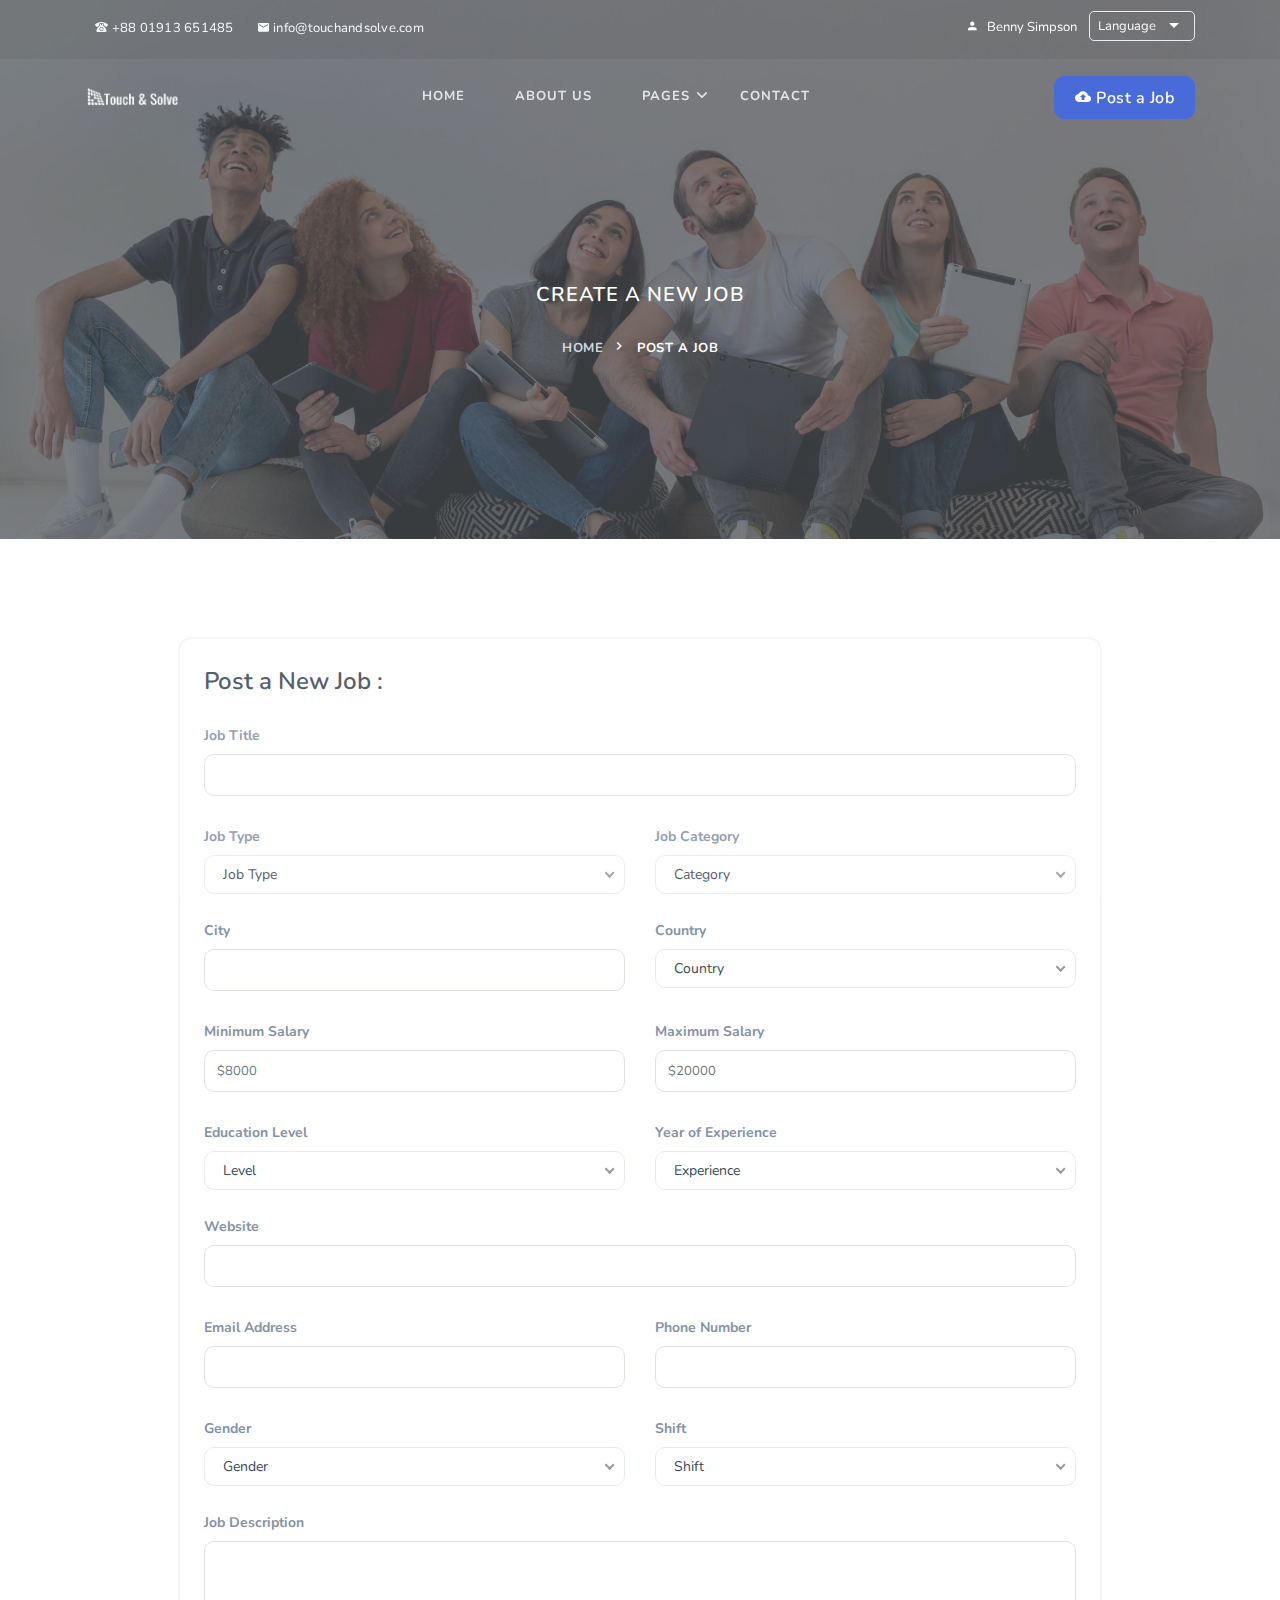
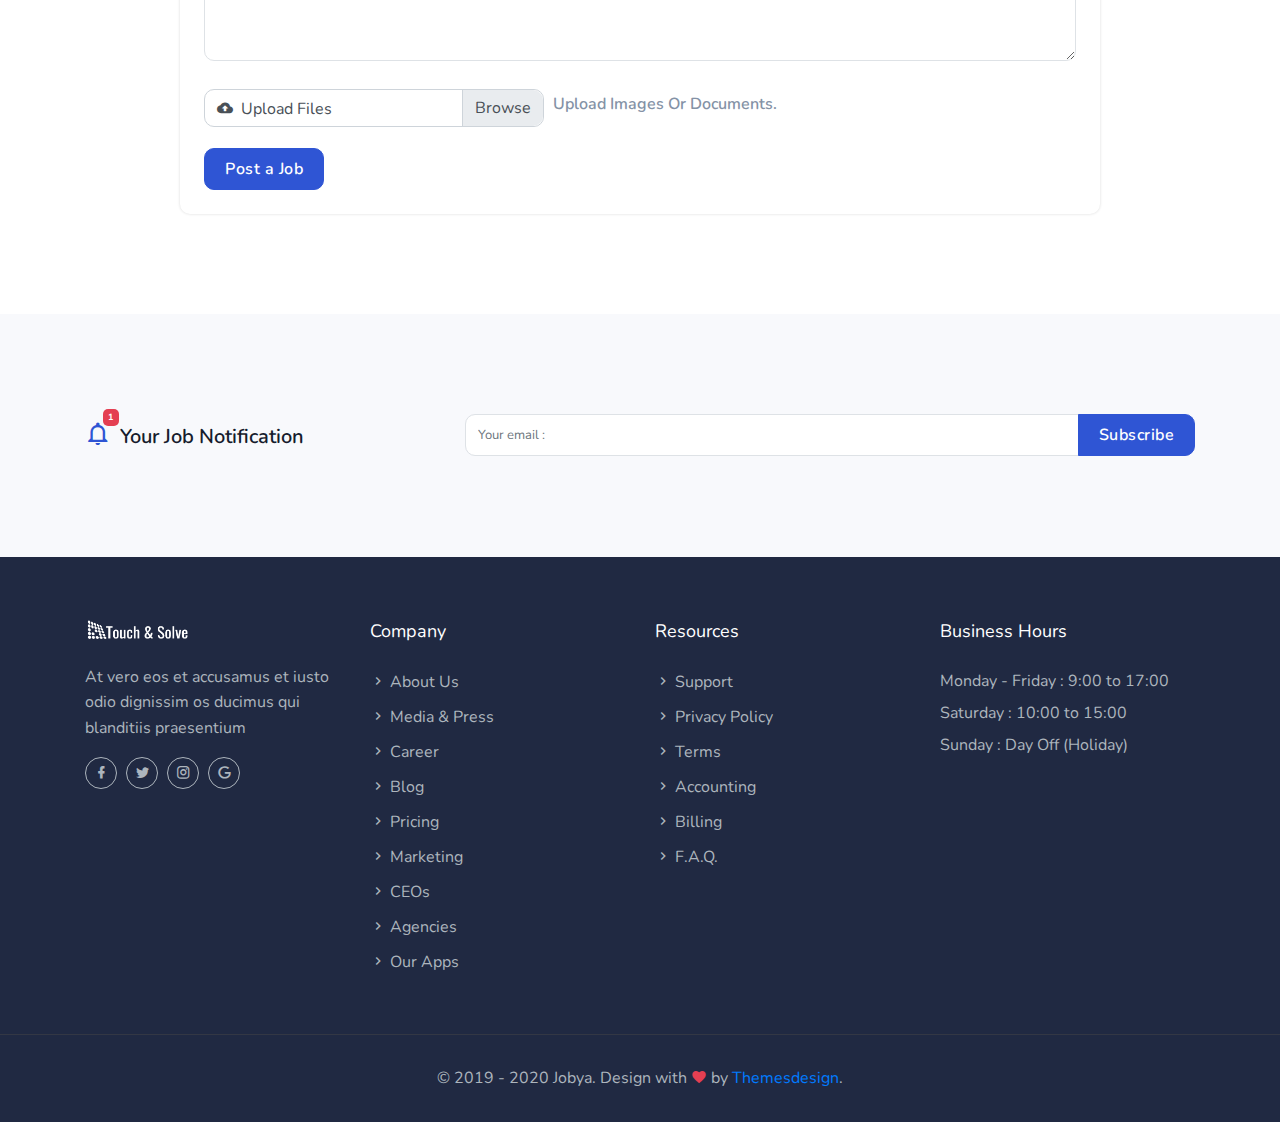
<file: post_a_job.html>
<!DOCTYPE html>
<html lang="en" class="no-js">


<!-- Mirrored from themesdesign.in/jobya/post-a-job.html by HTTrack Website Copier/3.x [XR&CO'2014], Wed, 22 Feb 2023 04:59:39 GMT -->
<head>
    <head>
        <meta charset="UTF-8">
        <meta name="viewport" content="width=device-width, initial-scale=1">
        <title>Jobya - Responsive Job Board HTML Template</title>
        <meta name="description" content="" />
        <meta name="keywords" content="" />
        <meta name="author" content="Themesdesign" />

        <link rel="shortcut icon" href="images/favicon.ico">

        <!-- Bootstrap core CSS -->
        <link rel="stylesheet" href="css/bootstrap.min.css" type="text/css">

        <!--Material Icon -->
        <link rel="stylesheet" type="text/css" href="css/materialdesignicons.min.css" />

        <link rel="stylesheet" type="text/css" href="css/fontawesome.css" />

        <!-- selectize css -->
        <link rel="stylesheet" type="text/css" href="css/selectize.css" />

        <link rel="stylesheet" type="text/css" href="css/nice-select.css" />

        <!-- Custom  Css -->
        <link rel="stylesheet" type="text/css" href="css/style.css" />

    </head>

</head>

<body>
<!-- Loader -->
<div id="preloader">
    <div id="status">
        <div class="spinner">
            <div class="double-bounce1"></div>
            <div class="double-bounce2"></div>
        </div>
    </div>
</div>
<!-- Loader -->

<!-- Navigation Bar-->
<header id="topnav" class="defaultscroll scroll-active">
    <!-- Tagline STart -->
    <div class="tagline">
        <div class="container">
            <div class="float-left">
                <div class="phone">
                    <i class="mdi mdi-phone-classic"></i> +88 01913 651485
                </div>
                <div class="email">
                    <a href="#">
                        <i class="mdi mdi-email"></i> info@touchandsolve.com
                    </a>
                </div>
            </div>
            <div class="float-right">
                <ul class="topbar-list list-unstyled d-flex" style="margin: 11px 0px;">
                    <li class="list-inline-item"><a href="javascript:void(0);"><i class="mdi mdi-account mr-2"></i>Benny Simpson</a></li>
                    <li class="list-inline-item">
                        <select id="select-lang" class="demo-default">
                            <option value="">Language</option>
                            <option value="4">English</option>
                            <option value="1">Spanish</option>
                            <option value="3">French</option>
                            <option value="5">Hindi</option>
                        </select>
                    </li>
                </ul>
            </div>
            <div class="clearfix"></div>
        </div>
    </div>
    <!-- Tagline End -->

    <!-- Menu Start -->
    <div class="container">
        <!-- Logo container-->
        <div>
            <a href="index.html" class="logo">
                <img src="images/logo-light.png" alt="" class="logo-light" height="18" />
                <img src="images/logo-dark.png" alt="" class="logo-dark" height="18" />
            </a>
        </div>
        <div class="buy-button">
            <a href="post_a_job.html" class="btn btn-primary"><i class="mdi mdi-cloud-upload"></i> Post a Job</a>
        </div><!--end login button-->
        <!-- End Logo container-->
        <div class="menu-extras">
            <div class="menu-item">
                <!-- Mobile menu toggle-->
                <a class="navbar-toggle">
                    <div class="lines">
                        <span></span>
                        <span></span>
                        <span></span>
                    </div>
                </a>
                <!-- End mobile menu toggle-->
            </div>
        </div>

        <div id="navigation">
            <!-- Navigation Menu-->
            <ul class="navigation-menu">
                <li><a href="index.html">Home</a></li>
                <li>
                    <a href="about.html">About Us</a>
                </li>

                <li class="has-submenu">
                    <a href="javascript:void(0)">Pages</a><span class="menu-arrow"></span>
                    <ul class="submenu">
                        <li><a href="privacy_policy.html">Privacy Policy</a></li>
                        <li><a href="terms_condition.html">Terms & Condition</a></li>
                        <li><a href="return_refund_policy.html">Return & Refund Policy</a></li>
                        <!--                            <li><a href="faq.html">Faqs</a></li>-->
                        <!--                            <li><a href="pricing.html">Pricing plans</a></li>-->
                    </ul>
                </li>
                <li>
                    <a href="contact.html">contact</a>
                </li>
            </ul><!--end navigation menu-->
        </div><!--end navigation-->
    </div><!--end container-->
    <!--end end-->
</header><!--end header-->
<!-- Navbar End -->

<!-- Start home -->
<section class="bg-half page-next-level">
    <div class="bg-overlay"></div>
    <div class="container">
        <div class="row justify-content-center">
            <div class="col-md-6">
                <div class="text-center text-white">
                    <h4 class="text-uppercase title mb-4">Create A new Job</h4>
                    <ul class="page-next d-inline-block mb-0">
                        <li><a href="index.html" class="text-uppercase font-weight-bold">Home</a></li>
                        <li>
                            <span class="text-uppercase text-white font-weight-bold">Post A Job</span>
                        </li>
                    </ul>
                </div>
            </div>
        </div>
    </div>
</section>
<!-- end home -->

<!-- POST A JOB START -->
<section class="section">
    <div class="container">
        <div class="row justify-content-center">
            <div class="col-lg-10">
                <div class="rounded shadow bg-white p-4">
                    <div class="custom-form">
                        <div id="message3"></div>
                        <form method="post" action="https://themesdesign.in/jobya/php/contact.php" name="contact-form" id="contact-form3">
                            <h4 class="text-dark mb-3">Post a New Job :</h4>
                            <div class="row">
                                <div class="col-md-12">
                                    <div class="form-group app-label mt-2">
                                        <label class="text-muted">Job Title</label>
                                        <input id="company-name" type="text" class="form-control resume" placeholder="">
                                    </div>
                                </div>
                            </div>

                            <div class="row">
                                <div class="col-md-6">
                                    <div class="form-group app-label mt-2">
                                        <label class="text-muted">Job Type</label>
                                        <div class="form-button">
                                            <select class="nice-select rounded">
                                                <option data-display="Job Type">Job Type</option>
                                                <option value="1">Full Time</option>
                                                <option value="2">Part Time</option>
                                            </select>
                                        </div>
                                    </div>
                                </div>
                                <div class="col-md-6">
                                    <div class="form-group app-label mt-2">
                                        <label class="text-muted">Job Category</label>
                                        <div class="form-button">
                                            <select class="nice-select rounded">
                                                <option data-display="Category">Category</option>
                                                <option value="1">Web Developer</option>
                                                <option value="2">PHP Developer</option>
                                                <option value="3">Web Designer</option>
                                                <option value="4">Graphic Designer</option>
                                            </select>
                                        </div>
                                    </div>
                                </div>
                            </div>

                            <div class="row">
                                <div class="col-md-6">
                                    <div class="form-group app-label mt-2">
                                        <label class="text-muted">City</label>
                                        <input id="city" type="text" class="form-control resume" placeholder="">
                                    </div>
                                </div>
                                <div class="col-md-6">
                                    <div class="form-group app-label mt-2">
                                        <label class="text-muted">Country</label>
                                        <div class="form-button">
                                            <select class="nice-select rounded">
                                                <option data-display="Country">Country</option>
                                                <option value="1">Afghanistan</option>
                                                <option value="2">Bangladesh</option>
                                                <option value="3">Canada</option>
                                                <option value="4">Dominica</option>
                                            </select>
                                        </div>
                                    </div>
                                </div>
                            </div>

                            <div class="row">
                                <div class="col-md-6">
                                    <div class="form-group app-label mt-2">
                                        <label class="text-muted">Minimum Salary</label>
                                        <input id="minimum-salary" type="text" class="form-control resume" placeholder="$8000">
                                    </div>
                                </div>
                                <div class="col-md-6">
                                    <div class="form-group app-label mt-2">
                                        <label class="text-muted">Maximum Salary</label>
                                        <input id="maximum-salary" type="text" class="form-control resume" placeholder="$20000">
                                    </div>
                                </div>
                            </div>

                            <div class="row">
                                <div class="col-md-6">
                                    <div class="form-group app-label mt-2">
                                        <label class="text-muted">Education Level</label>
                                        <div class="form-button">
                                            <select class="nice-select rounded">
                                                <option data-display="Level">Level</option>
                                                <option value="1">Level-1</option>
                                                <option value="2">Level-2</option>
                                                <option value="3">Level-3</option>
                                                <option value="4">Level-4</option>
                                            </select>
                                        </div>
                                    </div>
                                </div>

                                <div class="col-md-6">
                                    <div class="form-group app-label mt-2">
                                        <label class="text-muted">Year of Experience</label>
                                        <div class="form-button">
                                            <select class="nice-select rounded">
                                                <option data-display="Experience">Experience</option>
                                                <option value="1">1 Year</option>
                                                <option value="2">2 Year</option>
                                                <option value="3">3 Year</option>
                                            </select>
                                        </div>
                                    </div>
                                </div>
                            </div>

                            <div class="row">
                                <div class="col-md-12">
                                    <div class="form-group app-label mt-2">
                                        <label class="text-muted">Website</label>
                                        <input id="url" type="url" class="form-control resume" placeholder="">
                                    </div>
                                </div>
                            </div>

                            <div class="row">
                                <div class="col-md-6">
                                    <div class="form-group app-label mt-2">
                                        <label class="text-muted">Email Address</label>
                                        <input id="email-address" type="text" class="form-control resume" placeholder="">
                                    </div>
                                </div>

                                <div class="col-md-6">
                                    <div class="form-group app-label mt-2">
                                        <label class="text-muted">Phone Number</label>
                                        <input id="number" type="text" class="form-control resume" placeholder="">
                                    </div>
                                </div>
                            </div>

                            <div class="row">
                                <div class="col-md-6">
                                    <div class="form-group app-label mt-2">
                                        <label class="text-muted">Gender</label>
                                        <div class="form-button">
                                            <select class="nice-select rounded">
                                                <option data-display="Gender">Gender</option>
                                                <option value="1">Male</option>
                                                <option value="2">Female</option>
                                            </select>
                                        </div>
                                    </div>
                                </div>

                                <div class="col-md-6">
                                    <div class="form-group app-label mt-2">
                                        <label class="text-muted">Shift</label>
                                        <div class="form-button">
                                            <select class="nice-select rounded">
                                                <option data-display="Shift">Shift</option>
                                                <option value="1">Morning</option>
                                                <option value="2">Evening</option>
                                            </select>
                                        </div>
                                    </div>
                                </div>
                            </div>

                            <div class="row">
                                <div class="col-md-12">
                                    <div class="form-group app-label mt-2">
                                        <label class="text-muted">Job Description</label>
                                        <textarea id="description" rows="6" class="form-control resume" placeholder=""></textarea>
                                    </div>
                                </div>
                            </div>

                            <div class="row">
                                <div class="col-md-12">
                                    <ul class="list-inline mb-0">
                                        <li class="list-inline-item">
                                            <div class="input-group mt-2 mb-2">
                                                <div class="custom-file">
                                                    <input type="file" class="custom-file-input" id="inputGroupFile01" aria-describedby="inputGroupFileAddon01">
                                                    <label class="custom-file-label rounded"><i class="mdi mdi-cloud-upload mr-1"></i> Upload Files</label>
                                                </div>
                                            </div>
                                        </li>

                                        <li class="list-inline-item">
                                            <h6 class="text-muted mb-0">Upload Images Or Documents.</h6>
                                        </li>
                                    </ul>
                                </div>
                            </div>

                            <div class="row">
                                <div class="col-lg-12 mt-2">
                                    <a href="#" class="btn btn-primary">Post a Job</a>
                                </div>
                            </div>
                        </form>
                    </div>
                </div>
            </div>
        </div>
    </div>
</section>
<!-- POST A JOB END -->

<!-- subscribe start -->
<section class="section bg-light">
    <div class="container">
        <div class="row">
            <div class="col-lg-4 col-md-5">
                <div class="float-left position-relative notification-icon mr-2">
                    <i class="mdi mdi-bell-outline text-primary"></i>
                    <span class="badge badge-pill badge-danger">1</span>
                </div>
                <h5 class="mt-2 mb-0">Your Job Notification</h5>
            </div>
            <div class="col-lg-8 col-md-7 mt-4 mt-sm-0">
                <form>
                    <div class="form-group mb-0">
                        <div class="input-group mb-0">
                            <input name="email" id="email" type="email" class="form-control" placeholder="Your email :" required="" aria-describedby="newssubscribebtn">
                            <div class="input-group-append">
                                <button class="btn btn-primary submitBnt" type="submit" id="newssubscribebtn">Subscribe</button>
                            </div>
                        </div>
                    </div>
                </form>
            </div>
        </div>
    </div>
</section>
<!-- subscribe end -->

<!-- footer start -->
<footer class="footer">
    <div class="container">
        <div class="row">
            <div class="col-lg-3 col-12 mb-0 mb-md-4 pb-0 pb-md-2">
                <a href="javascript:void(0)"><img src="images/logo-light.png" height="20" alt=""></a>
                <p class="mt-4">At vero eos et accusamus et iusto odio dignissim os ducimus qui blanditiis praesentium</p>
                <ul class="social-icon social list-inline mb-0">
                    <li class="list-inline-item"><a href="#" class="rounded"><i class="mdi mdi-facebook"></i></a></li>
                    <li class="list-inline-item"><a href="#" class="rounded"><i class="mdi mdi-twitter"></i></a></li>
                    <li class="list-inline-item"><a href="#" class="rounded"><i class="mdi mdi-instagram"></i></a></li>
                    <li class="list-inline-item"><a href="#" class="rounded"><i class="mdi mdi-google"></i></a></li>
                </ul>
            </div>
            <div class="col-lg-3 col-md-4 col-12 mt-4 mt-sm-0 pt-2 pt-sm-0">
                <p class="text-white mb-4 footer-list-title">Company</p>
                <ul class="list-unstyled footer-list">
                    <li><a href="#" class="text-foot"><i class="mdi mdi-chevron-right"></i> About Us</a></li>
                    <li><a href="#" class="text-foot"><i class="mdi mdi-chevron-right"></i> Media & Press</a></li>
                    <li><a href="#" class="text-foot"><i class="mdi mdi-chevron-right"></i> Career</a></li>
                    <li><a href="#" class="text-foot"><i class="mdi mdi-chevron-right"></i> Blog</a></li>
                    <li><a href="#" class="text-foot"><i class="mdi mdi-chevron-right"></i> Pricing</a></li>
                    <li><a href="#" class="text-foot"><i class="mdi mdi-chevron-right"></i> Marketing</a></li>
                    <li><a href="#" class="text-foot"><i class="mdi mdi-chevron-right"></i> CEOs </a></li>
                    <li><a href="#" class="text-foot"><i class="mdi mdi-chevron-right"></i> Agencies</a></li>
                    <li><a href="#" class="text-foot"><i class="mdi mdi-chevron-right"></i> Our Apps</a></li>
                </ul>
            </div>
            <div class="col-lg-3 col-md-4 col-12 mt-4 mt-sm-0 pt-2 pt-sm-0">
                <p class="text-white mb-4 footer-list-title">Resources</p>
                <ul class="list-unstyled footer-list">
                    <li><a href="#" class="text-foot"><i class="mdi mdi-chevron-right"></i> Support</a></li>
                    <li><a href="#" class="text-foot"><i class="mdi mdi-chevron-right"></i> Privacy Policy</a></li>
                    <li><a href="#" class="text-foot"><i class="mdi mdi-chevron-right"></i> Terms</a></li>
                    <li><a href="#" class="text-foot"><i class="mdi mdi-chevron-right"></i> Accounting </a></li>
                    <li><a href="#" class="text-foot"><i class="mdi mdi-chevron-right"></i> Billing</a></li>
                    <li><a href="#" class="text-foot"><i class="mdi mdi-chevron-right"></i> F.A.Q.</a></li>
                </ul>
            </div>

            <div class="col-lg-3 col-md-4 col-12 mt-4 mt-sm-0 pt-2 pt-sm-0">
                <p class="text-white mb-4 footer-list-title f-17">Business Hours</p>
                <ul class="list-unstyled text-foot mt-4 mb-0">
                    <li>Monday - Friday : 9:00 to 17:00</li>
                    <li class="mt-2">Saturday : 10:00 to 15:00</li>
                    <li class="mt-2">Sunday : Day Off (Holiday)</li>
                </ul>
            </div>
        </div>
    </div>
</footer>
<!-- footer end -->
<hr>
<footer class="footer footer-bar">
    <div class="container text-center">
        <div class="row justify-content-center">
            <div class="col-12">
                <div class="">
                    <p class="mb-0">© 2019 - 2020 Jobya. Design with <i class="mdi mdi-heart text-danger"></i> by <a href="https://1.envato.market/themesdesign" target="_blank">Themesdesign</a>.</p>
                </div>
            </div>
        </div>
    </div><!--end container-->
</footer><!--end footer-->
<!-- Footer End -->

<!-- Back to top -->
<a href="#" class="back-to-top rounded text-center" id="back-to-top">
    <i class="mdi mdi-chevron-up d-block"> </i>
</a>
<!-- Back to top -->

<!-- javascript -->
<script src="js/jquery.min.js"></script>
<script src="js/bootstrap.bundle.min.js"></script>
<script src="js/jquery.easing.min.js"></script>
<script src="js/plugins.js"></script>

<!-- selectize js -->
<script src="js/selectize.min.js"></script>

<script src="js/jquery.nice-select.min.js"></script>

<script src="js/app.js"></script>

</body>

<!-- Mirrored from themesdesign.in/jobya/post-a-job.html by HTTrack Website Copier/3.x [XR&CO'2014], Wed, 22 Feb 2023 04:59:39 GMT -->
</html>
</file>
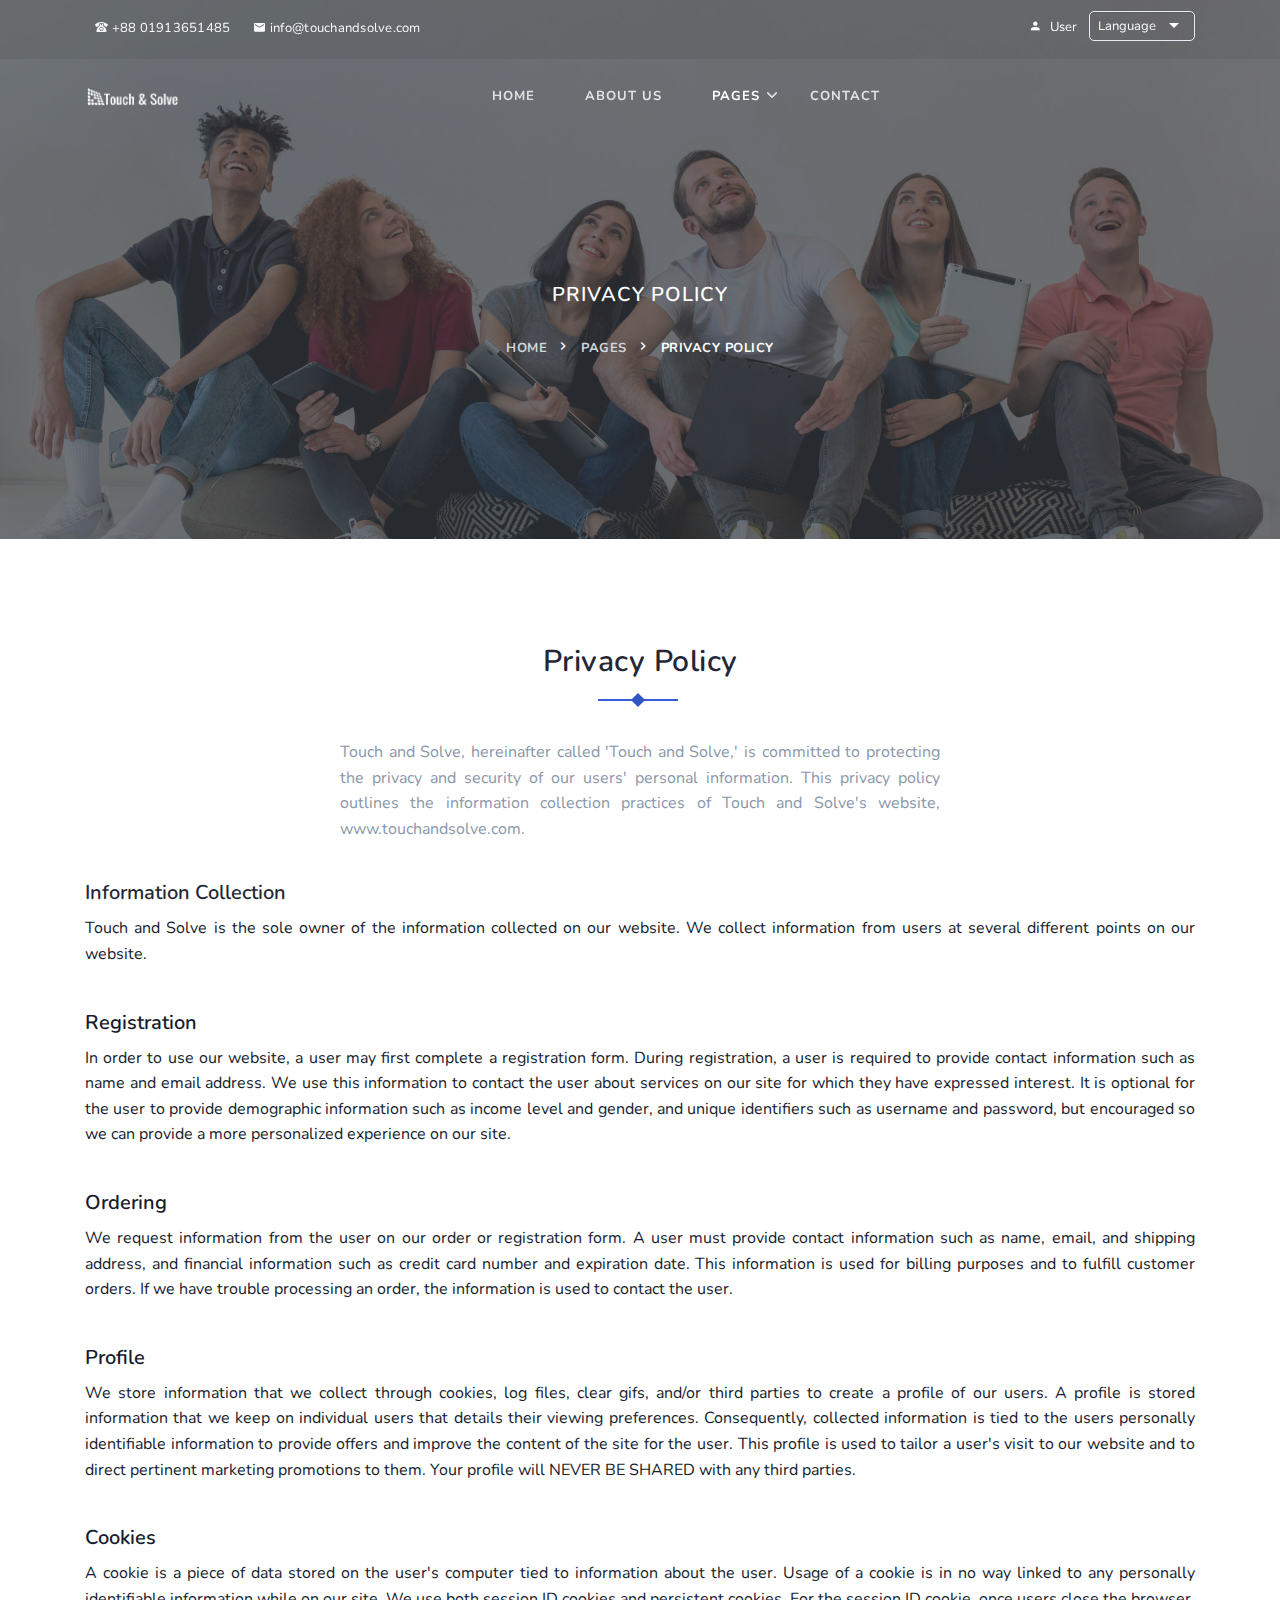
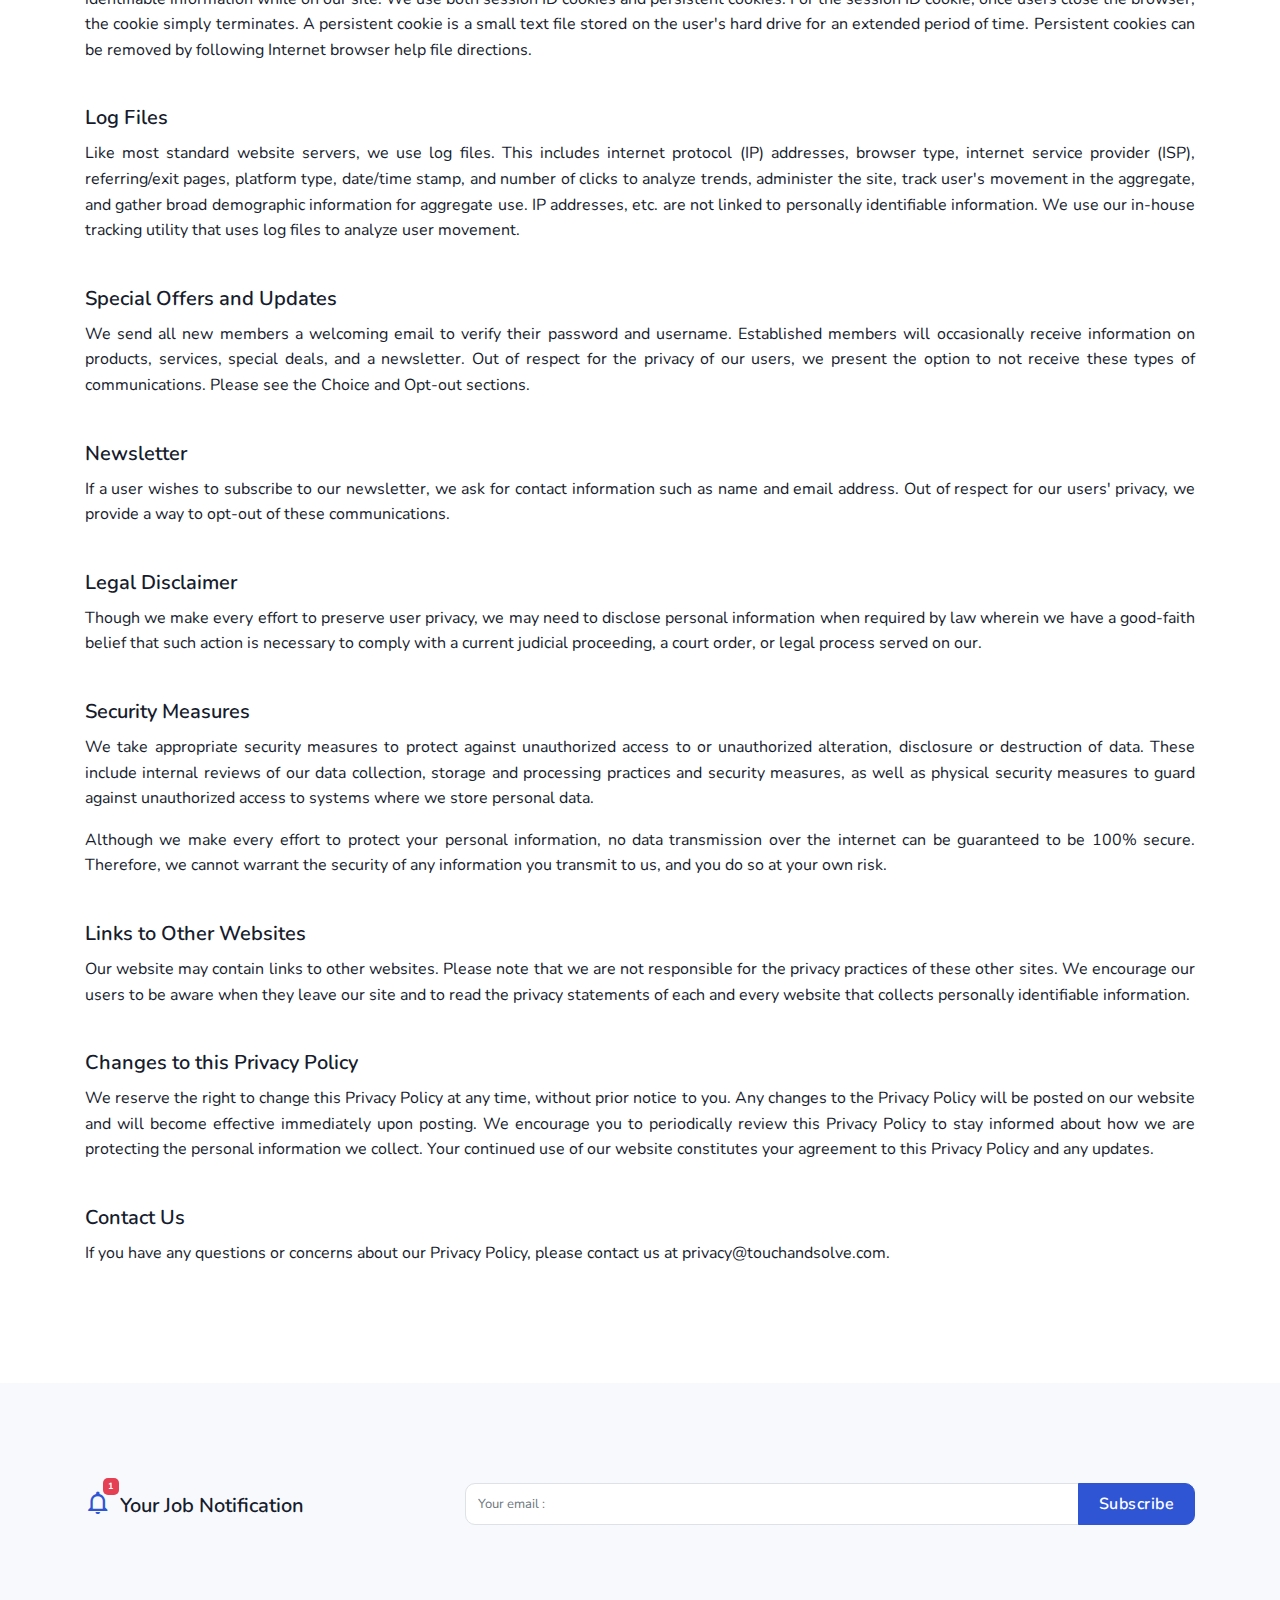
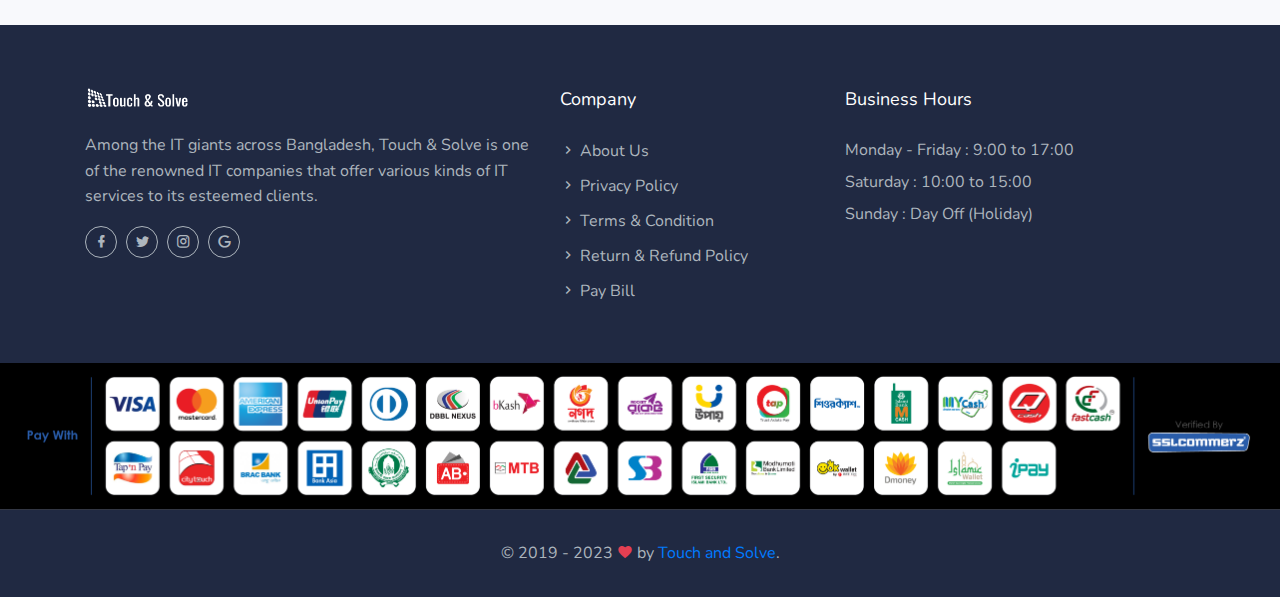
<file: privacy_policy.html>
<!DOCTYPE html>
<html lang="en" class="no-js">


<!-- Mirrored from themesdesign.in/jobya/about.html by HTTrack Website Copier/3.x [XR&CO'2014], Wed, 22 Feb 2023 04:59:40 GMT -->
<head>
    <meta charset="UTF-8">
    <meta name="viewport" content="width=device-width, initial-scale=1">
    <title>Touch & Solve Payment</title>
    <meta name="description" content="" />
    <meta name="keywords" content="" />
    <meta name="author" content="Themesdesign" />

    <link rel="shortcut icon" href="images/favicon.ico">

    <!-- Bootstrap core CSS -->
    <link rel="stylesheet" href="css/bootstrap.min.css" type="text/css">

    <!--Material Icon -->
    <link rel="stylesheet" type="text/css" href="css/materialdesignicons.min.css" />

    <link rel="stylesheet" type="text/css" href="css/fontawesome.css" />

    <!-- selectize css -->
    <link rel="stylesheet" type="text/css" href="css/selectize.css" />

    <link rel="stylesheet" type="text/css" href="css/nice-select.css" />

    <!-- Custom  Css -->
    <link rel="stylesheet" type="text/css" href="css/style.css" />

</head>

<body>
    <!-- Loader -->
    <div id="preloader">
        <div id="status">
            <div class="spinner">
                <div class="double-bounce1"></div>
                <div class="double-bounce2"></div>
            </div>
        </div>
    </div>
    <!-- Loader -->

    <!-- Navigation Bar-->
    <header id="topnav" class="defaultscroll scroll-active">
        <!-- Tagline STart -->
        <div class="tagline">
            <div class="container">
                <div class="float-left">
                    <div class="phone">
                        <i class="mdi mdi-phone-classic"></i> +88 01913651485
                    </div>
                    <div class="email">
                        <a href="#">
                            <i class="mdi mdi-email"></i> info@touchandsolve.com
                        </a>
                    </div>
                </div>
                <div class="float-right">
                    <ul class="topbar-list list-unstyled d-flex" style="margin: 11px 0px;">
                        <li class="list-inline-item"><a href="javascript:void(0);"><i class="mdi mdi-account mr-2"></i>User</a></li>
                        <li class="list-inline-item">
                            <select id="select-lang" class="demo-default">
                                <option value="">Language</option>
                                <option value="4">English</option>
                                <option value="1">Spanish</option>
                                <option value="3">French</option>
                                <option value="5">Hindi</option>
                            </select>
                        </li>
                    </ul>
                </div>
                <div class="clearfix"></div>
            </div>
        </div>
        <!-- Tagline End -->

        <!-- Menu Start -->
        <div class="container">
            <!-- Logo container-->
            <div>
                <a href="index.html" class="logo">
                    <img src="images/logo-light.png" alt="" class="logo-light" height="18" />
                    <img src="images/logo-dark.png" alt="" class="logo-dark" height="18" />
                </a>
            </div>                 
<!--            <div class="buy-button">-->
<!--                <a href="post_a_job.html" class="btn btn-primary"><i class="mdi mdi-cloud-upload"></i> Post a Job</a>-->
<!--            </div>&lt;!&ndash;end login button&ndash;&gt;-->
            <!-- End Logo container-->
            <div class="menu-extras">
                <div class="menu-item">
                    <!-- Mobile menu toggle-->
                    <a class="navbar-toggle">
                        <div class="lines">
                            <span></span>
                            <span></span>
                            <span></span>
                        </div>
                    </a>
                    <!-- End mobile menu toggle-->
                </div>
            </div>
    
            <div id="navigation">
                <!-- Navigation Menu-->   
                <ul class="navigation-menu">
                    <li><a href="index.html">Home</a></li>
                    <li>
                        <a href="about.html">About Us</a>
                    </li>
    
                    <li class="has-submenu">
                        <a href="javascript:void(0)">Pages</a><span class="menu-arrow"></span>
                        <ul class="submenu">
                            <li><a href="privacy_policy.html">Privacy Policy</a></li>
                            <li><a href="terms_condition.html">Terms & Condition</a></li>
                            <li><a href="return_refund_policy.html">Return & Refund Policy</a></li>
                            <li><a href="paybill.html">Pay Bill</a></li>
                            <!--                            <li><a href="faq.html">Faqs</a></li>-->
                            <!--                            <li><a href="pricing.html">Pricing plans</a></li>-->
                        </ul>
                    </li>
                    <li>
                        <a href="contact.html">contact</a>
                    </li>
                </ul><!--end navigation menu-->
            </div><!--end navigation-->
        </div><!--end container-->
        <!--end end-->
    </header><!--end header-->
    <!-- Navbar End -->
    
    <!-- Start home -->
    <section class="bg-half page-next-level"> 
        <div class="bg-overlay"></div>
        <div class="container">
            <div class="row justify-content-center">
                <div class="col-md-6">
                    <div class="text-center text-white">
                        <h4 class="text-uppercase title mb-4">Privacy Policy</h4>
                        <ul class="page-next d-inline-block mb-0">
                            <li><a href="index.html" class="text-uppercase font-weight-bold">Home</a></li>
                            <li><a href="#" class="text-uppercase font-weight-bold">Pages</a></li> 
                            <li>
                                <span class="text-uppercase text-white font-weight-bold">Privacy Policy</span> 
                            </li> 
                        </ul>
                    </div>
                </div>
            </div>
        </div>
    </section>
    <!-- end home -->

    <!-- ABOUT CLIENTS START -->
    <section class="section">
        <div class="container">
            <div class="row justify-content-center">
                <div class="col-12">
                    <div class="section-title text-center mb-4 pb-2">
                        <h4 class="title title-line pb-5">Privacy Policy</h4>
                        <p class="text-muted para-desc mx-auto mb-1" style="text-align: justify;">Touch and Solve, hereinafter called 'Touch and Solve,' is committed to protecting the privacy and security of our users' personal information. This privacy policy outlines the information collection practices of Touch and Solve's website, www.touchandsolve.com.</p>
                    </div>
                </div>
            </div>

            <div class="row">
                <div class="col-md-12">
                    <h5>Information Collection</h5>
                    <p style="text-align: justify;">Touch and Solve is the sole owner of the information collected on our website. We collect information from users at several different points on our website.</p>
                    <br>
                    
                    <h5>Registration</h5>
                    <p style="text-align: justify;">In order to use our website, a user may first complete a registration form. During registration, a user is required to provide contact information such as name and email address. We use this information to contact the user about services on our site for which they have expressed interest. It is optional for the user to provide demographic information such as income level and gender, and unique identifiers such as username and password, but encouraged so we can provide a more personalized experience on our site.</p>

        <br>
        <h5>Ordering</h5>
        <p style="text-align: justify;">We request information from the user on our order or registration form. A user must provide contact information such as name, email, and shipping address, and financial information such as credit card number and expiration date. This information is used for billing purposes and to fulfill customer orders. If we have trouble processing an order, the information is used to contact the user.</p>
        <br>
        <h5>Profile</h5>
        <p style="text-align: justify;">We store information that we collect through cookies, log files, clear gifs, and/or third parties to create a profile of our users. A profile is stored information that we keep on individual users that details their viewing preferences. Consequently, collected information is tied to the users personally identifiable information to provide offers and improve the content of the site for the user. This profile is used to tailor a user's visit to our website and to direct pertinent marketing promotions to them. Your profile will NEVER BE SHARED with any third parties.</p>
        <br>
        <h5>Cookies</h5>
        <p style="text-align: justify;">A cookie is a piece of data stored on the user's computer tied to information about the user. Usage of a cookie is in no way linked to any personally identifiable information while on our site. We use both session ID cookies and persistent cookies. For the session ID cookie, once users close the browser, the cookie simply terminates. A persistent cookie is a small text file stored on the user's hard drive for an extended period of time. Persistent cookies can be removed by following Internet browser help file directions.</p>
        <br>
        <h5>Log Files</h5>
        <p style="text-align: justify;">Like most standard website servers, we use log files. This includes internet protocol (IP) addresses, browser type, internet service provider (ISP), referring/exit pages, platform type, date/time stamp, and number of clicks to analyze trends, administer the site, track user's movement in the aggregate, and gather broad demographic information for aggregate use. IP addresses, etc. are not linked to personally identifiable information. We use our in-house tracking utility that uses log files to analyze user movement.
        </p>
        <br>
        <h5>Special Offers and Updates</h5>
        <p style="text-align: justify;">We send all new members a welcoming email to verify their password and username. Established members will occasionally receive information on products, services, special deals, and a newsletter. Out of respect for the privacy of our users, we present the option to not receive these types of communications. Please see the Choice and Opt-out sections.</p>
        <br>
        <h5>Newsletter</h5>
        <p style="text-align: justify;">If a user wishes to subscribe to our newsletter, we ask for contact information such as name and email address. Out of respect for our users' privacy, we provide a way to opt-out of these communications.</p>
        <br>
        <h5>Legal Disclaimer</h5>
        <p style="text-align: justify;">Though we make every effort to preserve user privacy, we may need to disclose personal information when required by law wherein we have a good-faith belief that such action is necessary to comply with a current judicial proceeding, a court order, or legal process served on our.</p>
        <br>
        <h5>Security Measures</h5>
        <p style="text-align: justify;">We take appropriate security measures to protect against unauthorized access to or unauthorized alteration, disclosure or destruction of data. These include internal reviews of our data collection, storage and processing practices and security measures, as well as physical security measures to guard against unauthorized access to systems where we store personal data.</p>
        <p style="text-align: justify;">Although we make every effort to protect your personal information, no data transmission over the internet can be guaranteed to be 100% secure. Therefore, we cannot warrant the security of any information you transmit to us, and you do so at your own risk.</p>

        <br>
        <h5>Links to Other Websites</h5>
        <p style="text-align: justify;">Our website may contain links to other websites. Please note that we are not responsible for the privacy practices of these other sites. We encourage our users to be aware when they leave our site and to read the privacy statements of each and every website that collects personally identifiable information.</p>
        <br>
        <h5>Changes to this Privacy Policy</h5>
        <p style="text-align: justify;">We reserve the right to change this Privacy Policy at any time, without prior notice to you. Any changes to the Privacy Policy will be posted on our website and will become effective immediately upon posting. We encourage you to periodically review this Privacy Policy to stay informed about how we are protecting the personal information we collect. Your continued use of our website constitutes your agreement to this Privacy Policy and any updates.</p>
        <br>
        <h5>Contact Us</h5>
        <p style="text-align: justify;">If you have any questions or concerns about our Privacy Policy, please contact us at privacy@touchandsolve.com.</p>
                </div>
            </div>
        </div>
    </section>
    <!-- ABOUT CLIENTS END -->

    <!-- subscribe start -->
    <section class="section bg-light">
        <div class="container">
            <div class="row">
                <div class="col-lg-4 col-md-5">
                    <div class="float-left position-relative notification-icon mr-2">
                        <i class="mdi mdi-bell-outline text-primary"></i>
                        <span class="badge badge-pill badge-danger">1</span>
                    </div>
                    <h5 class="mt-2 mb-0">Your Job Notification</h5>
                </div>
                <div class="col-lg-8 col-md-7 mt-4 mt-sm-0">
                    <form>
                        <div class="form-group mb-0">
                            <div class="input-group mb-0">
                                <input name="email" id="email" type="email" class="form-control" placeholder="Your email :" required="" aria-describedby="newssubscribebtn">
                                <div class="input-group-append">
                                    <button class="btn btn-primary submitBnt" type="submit" id="newssubscribebtn">Subscribe</button>
                                </div>
                            </div>
                        </div>
                    </form>
                </div>
            </div>
        </div>
    </section>
    <!-- subscribe end -->

    <!-- footer start -->
    <footer class="footer">
        <div class="container">
            <div class="row">
                <div class="col-lg-5 col-12 mb-0 mb-md-4 pb-0 pb-md-2">
                    <a href="javascript:void(0)"><img src="images/logo-light.png" height="20" alt=""></a>
                    <p class="mt-4">Among the IT giants across Bangladesh, Touch & Solve is one of the renowned IT companies that offer various kinds of IT services to its esteemed clients.</p>
                    <ul class="social-icon social list-inline mb-0">
                        <li class="list-inline-item"><a href="#" class="rounded"><i class="mdi mdi-facebook"></i></a></li>
                        <li class="list-inline-item"><a href="#" class="rounded"><i class="mdi mdi-twitter"></i></a></li>
                        <li class="list-inline-item"><a href="#" class="rounded"><i class="mdi mdi-instagram"></i></a></li>
                        <li class="list-inline-item"><a href="#" class="rounded"><i class="mdi mdi-google"></i></a></li>
                    </ul>
                </div>
                <div class="col-lg-3 col-md-4 col-12 mt-4 mt-sm-0 pt-2 pt-sm-0">
                    <p class="text-white mb-4 footer-list-title">Company</p>
                    <ul class="list-unstyled footer-list">
                        <li><a href="about.html" class="text-foot"><i class="mdi mdi-chevron-right"></i> About Us</a></li>
                        <li><a href="privacy_policy.html" class="text-foot"><i class="mdi mdi-chevron-right"></i> Privacy Policy</a></li>
                        <li><a href="terms_condition.html" class="text-foot"><i class="mdi mdi-chevron-right"></i> Terms & Condition</a></li>
                        <li><a href="return_refund_policy.html" class="text-foot"><i class="mdi mdi-chevron-right"></i> Return & Refund Policy </a></li>
                        <li><a href="paybill.html" class="text-foot"><i class="mdi mdi-chevron-right"></i> Pay Bill</a></li>
                    </ul>
                </div>

            
                <div class="col-lg-4 col-md-4 col-12 mt-4 mt-sm-0 pt-2 pt-sm-0">
                    <p class="text-white mb-4 footer-list-title f-17">Business Hours</p>
                    <ul class="list-unstyled text-foot mt-4 mb-0">
                        <li>Monday - Friday : 9:00 to 17:00</li>
                        <li class="mt-2">Saturday : 10:00 to 15:00</li>
                        <li class="mt-2">Sunday : Day Off (Holiday)</li>
                    </ul>
                </div>
            </div>
        </div>
    </footer>
    <!-- footer end -->
    <div class="container-fluid" style="background-color: black">
        <img style="width: 100%" src="images/1.png" alt="">
    </div>
    <!-- footer end -->
    <hr>
    <footer class="footer footer-bar">
        <div class="container text-center">
            <div class="row justify-content-center">
                <div class="col-12">
                    <div class="">
                        <p class="mb-0">© 2019 - 2023 <i class="mdi mdi-heart text-danger"></i> by <a href="https://1.envato.market/themesdesign" target="_blank">Touch and Solve</a>.</p>
                    </div>
                </div>
            </div>
        </div><!--end container-->
    </footer><!--end footer-->
    <!-- Footer End -->

    <!-- Back to top -->
    <a href="#" class="back-to-top rounded text-center" id="back-to-top"> 
        <i class="mdi mdi-chevron-up d-block"> </i> 
    </a>
    <!-- Back to top -->

    <!-- javascript -->
    <script src="js/jquery.min.js"></script>
    <script src="js/bootstrap.bundle.min.js"></script>
    <script src="js/jquery.easing.min.js"></script>
    <script src="js/plugins.js"></script>

    <!-- selectize js -->
    <script src="js/selectize.min.js"></script>
    <script src="js/counter.int.js"></script>

    <script src="js/jquery.nice-select.min.js"></script>

    <script src="js/app.js"></script>

</body>

<!-- Mirrored from themesdesign.in/jobya/about.html by HTTrack Website Copier/3.x [XR&CO'2014], Wed, 22 Feb 2023 04:59:42 GMT -->
</html>
</file>
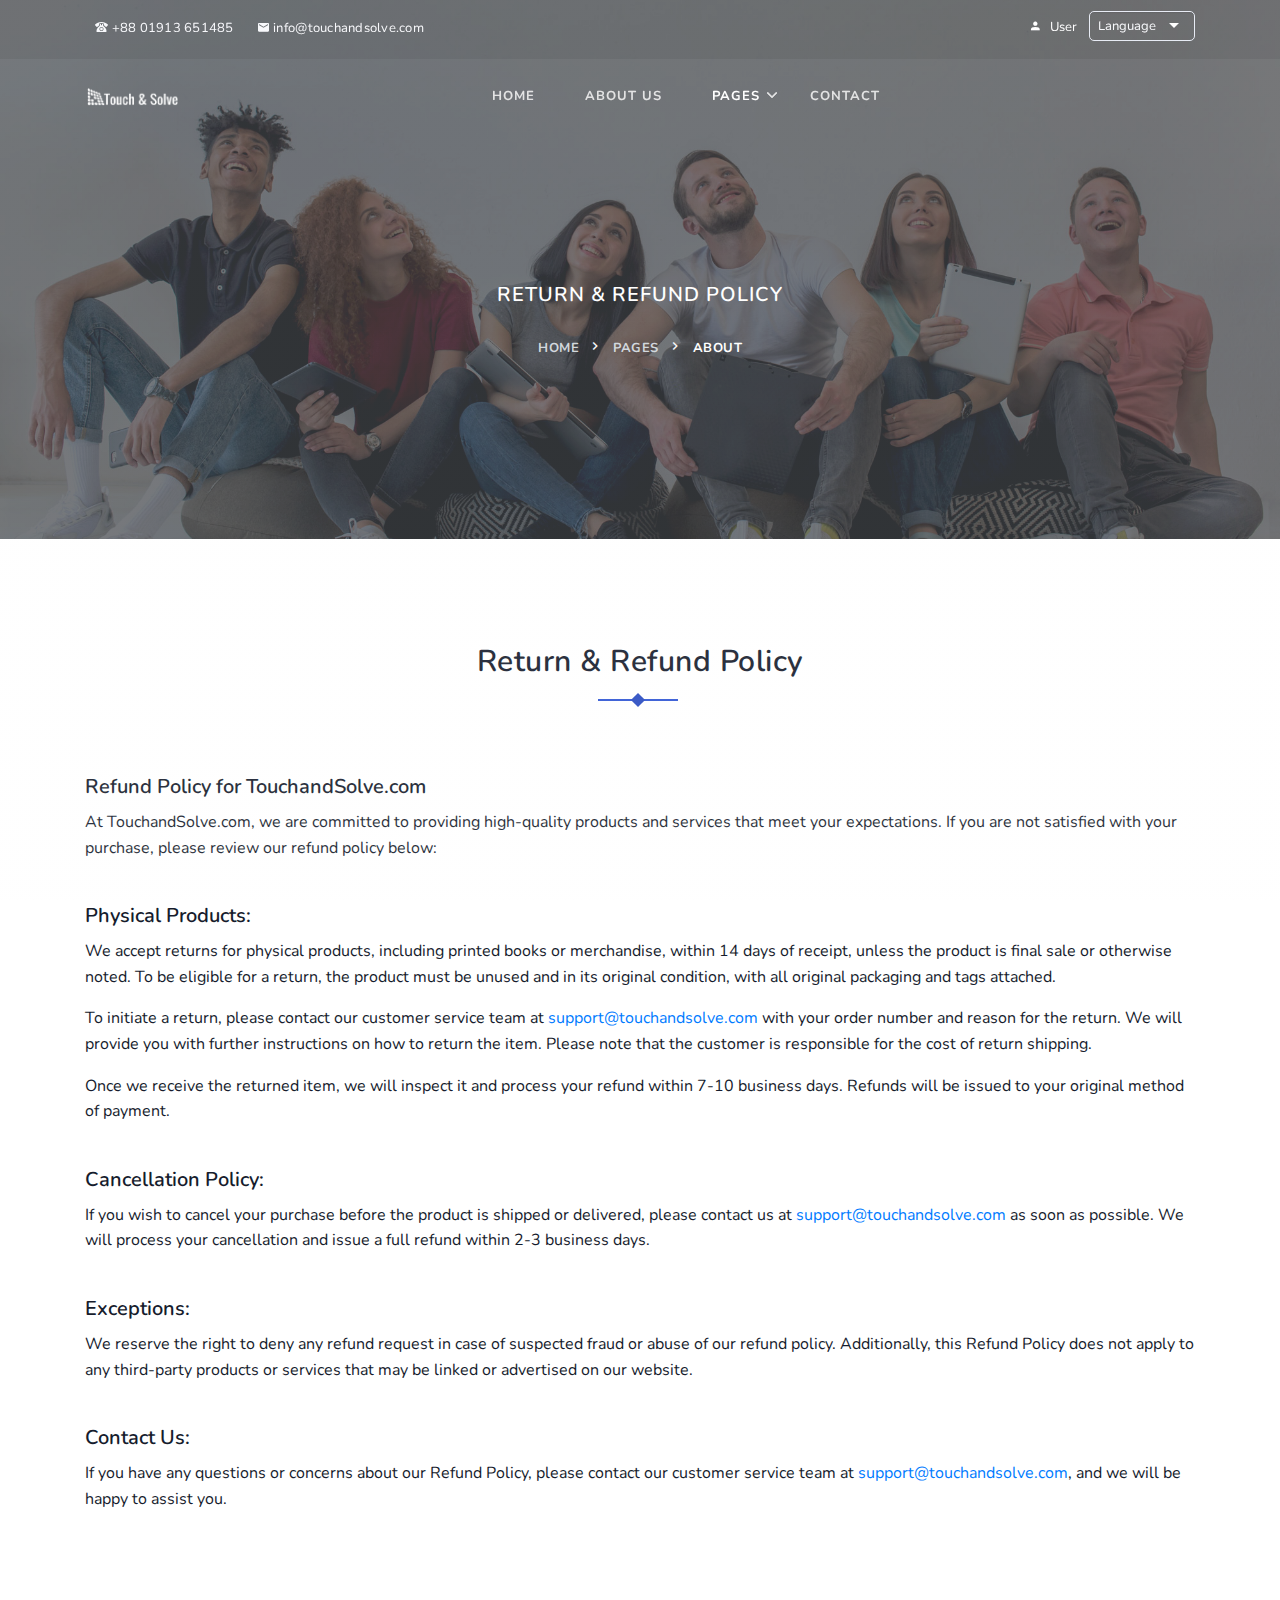
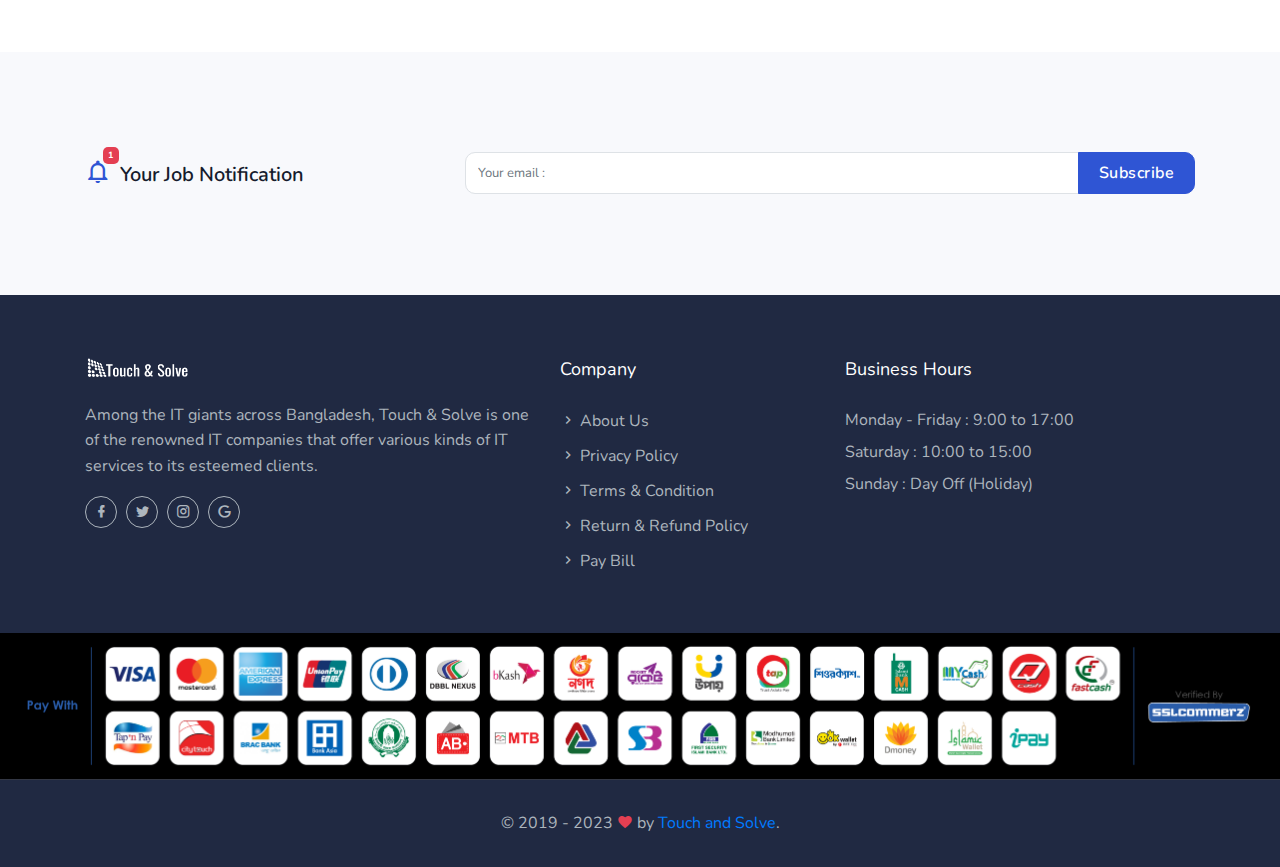
<file: return_refund_policy.html>
<!DOCTYPE html>
<html lang="en" class="no-js">


<!-- Mirrored from themesdesign.in/jobya/about.html by HTTrack Website Copier/3.x [XR&CO'2014], Wed, 22 Feb 2023 04:59:40 GMT -->
<head>
    <meta charset="UTF-8">
    <meta name="viewport" content="width=device-width, initial-scale=1">
    <title>Touch & Solve Payment</title>
    <meta name="description" content="" />
    <meta name="keywords" content="" />
    <meta name="author" content="Themesdesign" />

    <link rel="shortcut icon" href="images/favicon.ico">

    <!-- Bootstrap core CSS -->
    <link rel="stylesheet" href="css/bootstrap.min.css" type="text/css">

    <!--Material Icon -->
    <link rel="stylesheet" type="text/css" href="css/materialdesignicons.min.css" />

    <link rel="stylesheet" type="text/css" href="css/fontawesome.css" />

    <!-- selectize css -->
    <link rel="stylesheet" type="text/css" href="css/selectize.css" />

    <link rel="stylesheet" type="text/css" href="css/nice-select.css" />

    <!-- Custom  Css -->
    <link rel="stylesheet" type="text/css" href="css/style.css" />

</head>

<body>
<!-- Loader -->
<div id="preloader">
    <div id="status">
        <div class="spinner">
            <div class="double-bounce1"></div>
            <div class="double-bounce2"></div>
        </div>
    </div>
</div>
<!-- Loader -->

<!-- Navigation Bar-->
<header id="topnav" class="defaultscroll scroll-active">
    <!-- Tagline STart -->
    <div class="tagline">
        <div class="container">
            <div class="float-left">
                <div class="phone">
                    <i class="mdi mdi-phone-classic"></i> +88 01913 651485
                </div>
                <div class="email">
                    <a href="#">
                        <i class="mdi mdi-email"></i> info@touchandsolve.com
                    </a>
                </div>
            </div>
            <div class="float-right">
                <ul class="topbar-list list-unstyled d-flex" style="margin: 11px 0px;">
                    <li class="list-inline-item"><a href="javascript:void(0);"><i class="mdi mdi-account mr-2"></i>User</a></li>
                    <li class="list-inline-item">
                        <select id="select-lang" class="demo-default">
                            <option value="">Language</option>
                            <option value="4">English</option>
                            <option value="1">Spanish</option>
                            <option value="3">French</option>
                            <option value="5">Hindi</option>
                        </select>
                    </li>
                </ul>
            </div>
            <div class="clearfix"></div>
        </div>
    </div>
    <!-- Tagline End -->

    <!-- Menu Start -->
    <div class="container">
        <!-- Logo container-->
        <div>
            <a href="index.html" class="logo">
                <img src="images/logo-light.png" alt="" class="logo-light" height="18" />
                <img src="images/logo-dark.png" alt="" class="logo-dark" height="18" />
            </a>
        </div>
<!--        <div class="buy-button">-->
<!--            <a href="paybill.html" class="btn btn-primary"><i class="mdi mdi-cloud-upload"></i> Pay Bill</a>-->
<!--        </div>&lt;!&ndash;end login button&ndash;&gt;-->
        <!-- End Logo container-->
        <div class="menu-extras">
            <div class="menu-item">
                <!-- Mobile menu toggle-->
                <a class="navbar-toggle">
                    <div class="lines">
                        <span></span>
                        <span></span>
                        <span></span>
                    </div>
                </a>
                <!-- End mobile menu toggle-->
            </div>
        </div>

        <div id="navigation">
            <!-- Navigation Menu-->
            <ul class="navigation-menu">
                <li><a href="index.html">Home</a></li>
                <li>
                    <a href="about.html">About Us</a>
                </li>

                <li class="has-submenu">
                    <a href="javascript:void(0)">Pages</a><span class="menu-arrow"></span>
                    <ul class="submenu">
                        <li><a href="privacy_policy.html">Privacy Policy</a></li>
                        <li><a href="terms_condition.html">Terms & Condition</a></li>
                        <li><a href="return_refund_policy.html">Return & Refund Policy</a></li>
                        <li><a href="paybill.html">Pay Bill</a></li>
                        <!--                            <li><a href="faq.html">Faqs</a></li>-->
                        <!--                            <li><a href="pricing.html">Pricing plans</a></li>-->
                    </ul>
                </li>
                <li>
                    <a href="contact.html">contact</a>
                </li>
            </ul><!--end navigation menu-->
        </div><!--end navigation-->
    </div><!--end container-->
    <!--end end-->
</header><!--end header-->
<!-- Navbar End -->

<!-- Start home -->
<section class="bg-half page-next-level">
    <div class="bg-overlay"></div>
    <div class="container">
        <div class="row justify-content-center">
            <div class="col-md-6">
                <div class="text-center text-white">
                    <h4 class="text-uppercase title mb-4">Return & Refund Policy</h4>
                    <ul class="page-next d-inline-block mb-0">
                        <li><a href="index.html" class="text-uppercase font-weight-bold">Home</a></li>
                        <li><a href="#" class="text-uppercase font-weight-bold">Pages</a></li>
                        <li>
                            <span class="text-uppercase text-white font-weight-bold">About</span>
                        </li>
                    </ul>
                </div>
            </div>
        </div>
    </div>
</section>
<!-- end home -->

<!-- ABOUT CLIENTS START -->
<section class="section">
    <div class="container">
        <div class="row justify-content-center">
            <div class="col-12">
                <div class="section-title text-center mb-4 pb-2">
                    <h4 class="title title-line pb-5">Return & Refund Policy</h4>
                </div>
            </div>
        </div>

        <div class="row">
            <div class="col-md-12">
                <h5>Refund Policy for <a>TouchandSolve.com</a></h5>
                <p>At TouchandSolve.com, we are committed to providing high-quality products and services that meet your expectations. If you are not satisfied with your purchase, please review our refund policy below:</p>
                <br>
                <h5>Physical Products:</h5>
                <p>We accept returns for physical products, including printed books or merchandise, within 14 days of receipt, unless the product is final sale or otherwise noted. To be eligible for a return, the product must be unused and in its original condition, with all original packaging and tags attached.</p>
                <p>To initiate a return, please contact our customer service team at <a href="">support@touchandsolve.com</a> with your order number and reason for the return. We will provide you with further instructions on how to return the item. Please note that the customer is responsible for the cost of return shipping.</p>
                <p>Once we receive the returned item, we will inspect it and process your refund within 7-10 business days. Refunds will be issued to your original method of payment.</p>
                <br>
                <h5>Cancellation Policy:</h5>
                <p>If you wish to cancel your purchase before the product is shipped or delivered, please contact us at
                    <a href="">support@touchandsolve.com</a> as soon as possible. We will process your cancellation and issue a full refund within 2-3 business days.</p>
                <br>
                <h5>Exceptions:</h5>
                <p>We reserve the right to deny any refund request in case of suspected fraud or abuse of our refund policy. Additionally, this Refund Policy does not apply to any third-party products or services that may be linked or advertised on our website.</p>
                <br>
                <h5>Contact Us:</h5>
                <p>If you have any questions or concerns about our Refund Policy, please contact our customer service team at <a href="">support@touchandsolve.com</a>, and we will be happy to assist you.</p>
                <br>
            </div>
        </div>
    </div>
</section>
<!-- ABOUT CLIENTS END -->

<!-- subscribe start -->
<section class="section bg-light">
    <div class="container">
        <div class="row">
            <div class="col-lg-4 col-md-5">
                <div class="float-left position-relative notification-icon mr-2">
                    <i class="mdi mdi-bell-outline text-primary"></i>
                    <span class="badge badge-pill badge-danger">1</span>
                </div>
                <h5 class="mt-2 mb-0">Your Job Notification</h5>
            </div>
            <div class="col-lg-8 col-md-7 mt-4 mt-sm-0">
                <form>
                    <div class="form-group mb-0">
                        <div class="input-group mb-0">
                            <input name="email" id="email" type="email" class="form-control" placeholder="Your email :" required="" aria-describedby="newssubscribebtn">
                            <div class="input-group-append">
                                <button class="btn btn-primary submitBnt" type="submit" id="newssubscribebtn">Subscribe</button>
                            </div>
                        </div>
                    </div>
                </form>
            </div>
        </div>
    </div>
</section>
<!-- subscribe end -->

<!-- footer start -->
<footer class="footer">
    <div class="container">
        <div class="row">
            <div class="col-lg-5 col-12 mb-0 mb-md-4 pb-0 pb-md-2">
                <a href="javascript:void(0)"><img src="images/logo-light.png" height="20" alt=""></a>
                <p class="mt-4">Among the IT giants across Bangladesh, Touch & Solve is one of the renowned IT companies that offer various kinds of IT services to its esteemed clients.</p>
                <ul class="social-icon social list-inline mb-0">
                    <li class="list-inline-item"><a href="#" class="rounded"><i class="mdi mdi-facebook"></i></a></li>
                    <li class="list-inline-item"><a href="#" class="rounded"><i class="mdi mdi-twitter"></i></a></li>
                    <li class="list-inline-item"><a href="#" class="rounded"><i class="mdi mdi-instagram"></i></a></li>
                    <li class="list-inline-item"><a href="#" class="rounded"><i class="mdi mdi-google"></i></a></li>
                </ul>
            </div>
            <div class="col-lg-3 col-md-4 col-12 mt-4 mt-sm-0 pt-2 pt-sm-0">
                <p class="text-white mb-4 footer-list-title">Company</p>
                <ul class="list-unstyled footer-list">
                    <li><a href="about.html" class="text-foot"><i class="mdi mdi-chevron-right"></i> About Us</a></li>
                    <li><a href="privacy_policy.html" class="text-foot"><i class="mdi mdi-chevron-right"></i> Privacy Policy</a></li>
                    <li><a href="terms_condition.html" class="text-foot"><i class="mdi mdi-chevron-right"></i> Terms & Condition</a></li>
                    <li><a href="return_refund_policy.html" class="text-foot"><i class="mdi mdi-chevron-right"></i> Return & Refund Policy </a></li>
                    <li><a href="paybill.html" class="text-foot"><i class="mdi mdi-chevron-right"></i> Pay Bill</a></li>
                </ul>
            </div>


            <div class="col-lg-4 col-md-4 col-12 mt-4 mt-sm-0 pt-2 pt-sm-0">
                <p class="text-white mb-4 footer-list-title f-17">Business Hours</p>
                <ul class="list-unstyled text-foot mt-4 mb-0">
                    <li>Monday - Friday : 9:00 to 17:00</li>
                    <li class="mt-2">Saturday : 10:00 to 15:00</li>
                    <li class="mt-2">Sunday : Day Off (Holiday)</li>
                </ul>
            </div>
        </div>
    </div>
</footer>
<!-- footer end -->
<div class="container-fluid" style="background-color: black">
    <img style="width: 100%" src="images/1.png" alt="">
</div>
<!-- footer end -->
<hr>
<footer class="footer footer-bar">
    <div class="container text-center">
        <div class="row justify-content-center">
            <div class="col-12">
                <div class="">
                    <p class="mb-0">© 2019 - 2023 <i class="mdi mdi-heart text-danger"></i> by <a href="https://1.envato.market/themesdesign" target="_blank">Touch and Solve</a>.</p>
                </div>
            </div>
        </div>
    </div><!--end container-->
</footer><!--end footer-->
<!-- Footer End -->

<!-- Back to top -->
<a href="#" class="back-to-top rounded text-center" id="back-to-top">
    <i class="mdi mdi-chevron-up d-block"> </i>
</a>
<!-- Back to top -->

<!-- javascript -->
<script src="js/jquery.min.js"></script>
<script src="js/bootstrap.bundle.min.js"></script>
<script src="js/jquery.easing.min.js"></script>
<script src="js/plugins.js"></script>

<!-- selectize js -->
<script src="js/selectize.min.js"></script>
<script src="js/counter.int.js"></script>

<script src="js/jquery.nice-select.min.js"></script>

<script src="js/app.js"></script>

</body>

<!-- Mirrored from themesdesign.in/jobya/about.html by HTTrack Website Copier/3.x [XR&CO'2014], Wed, 22 Feb 2023 04:59:42 GMT -->
</html>
</file>
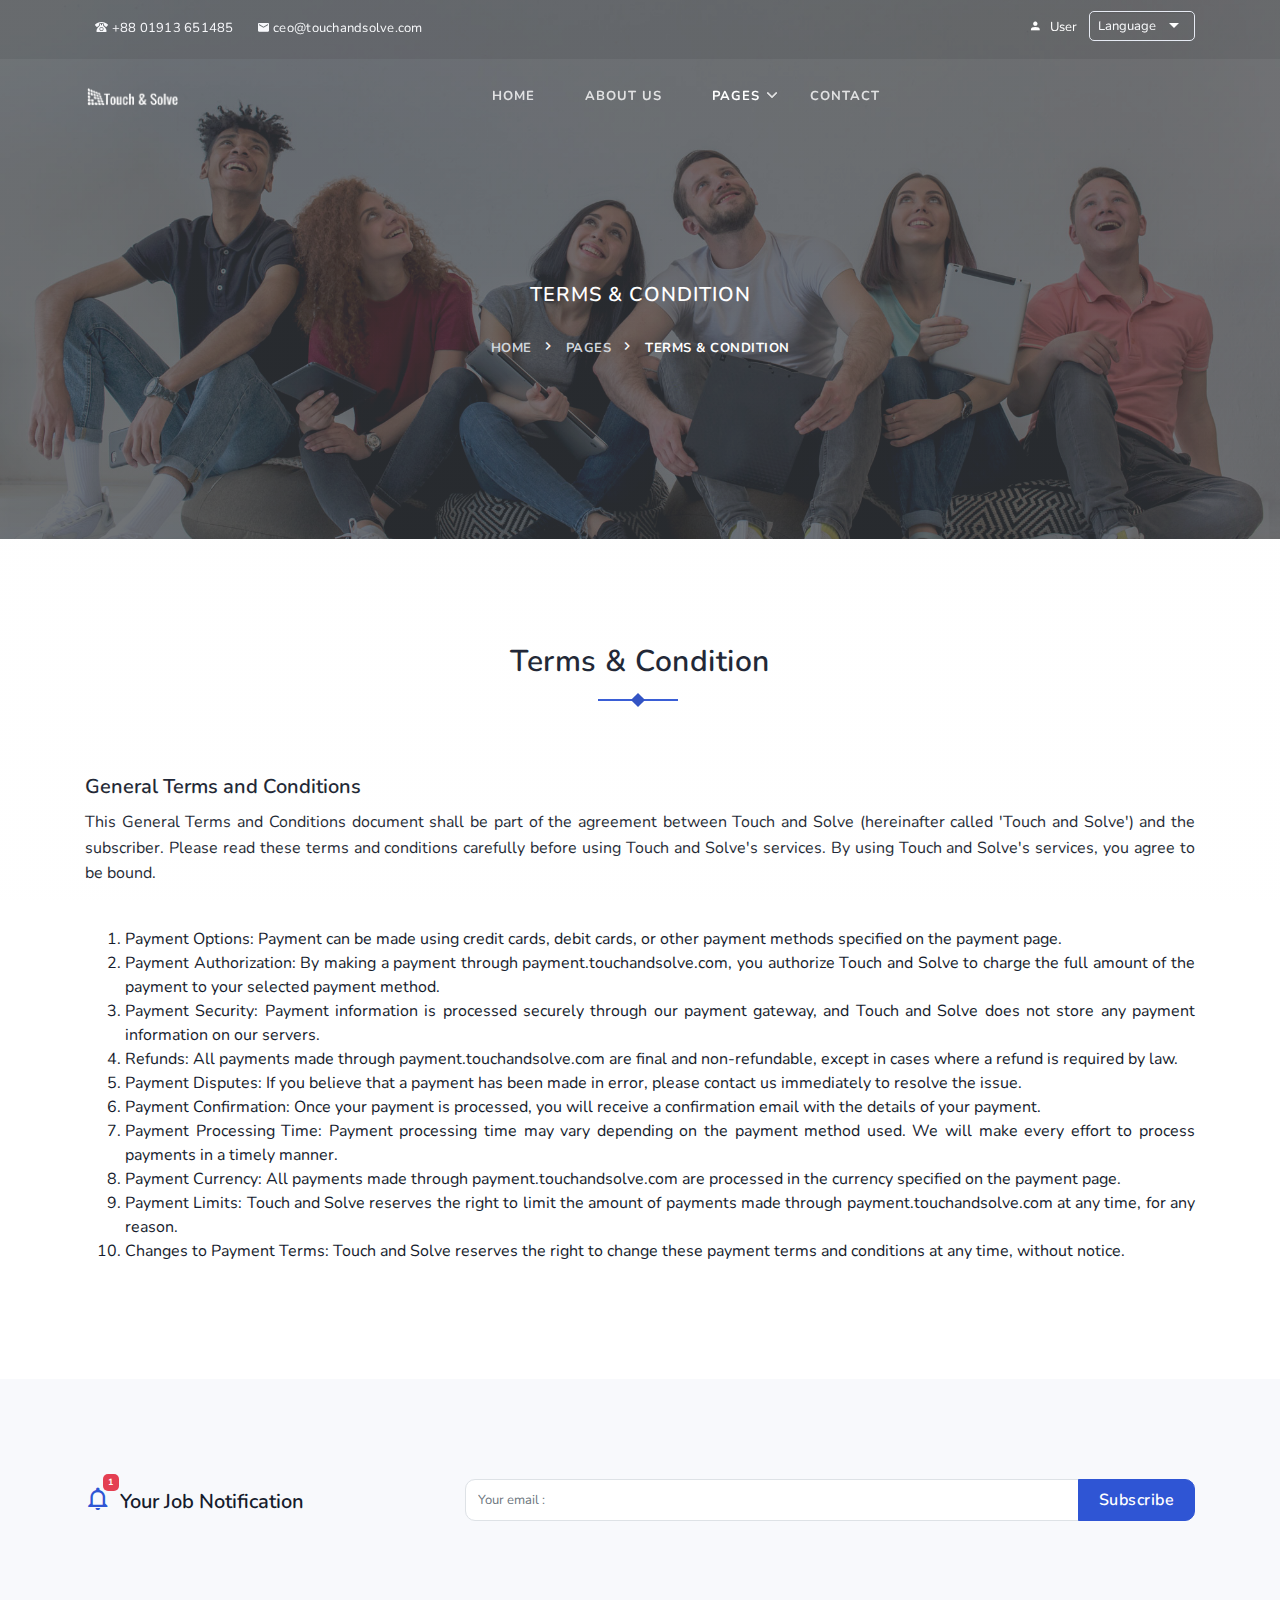
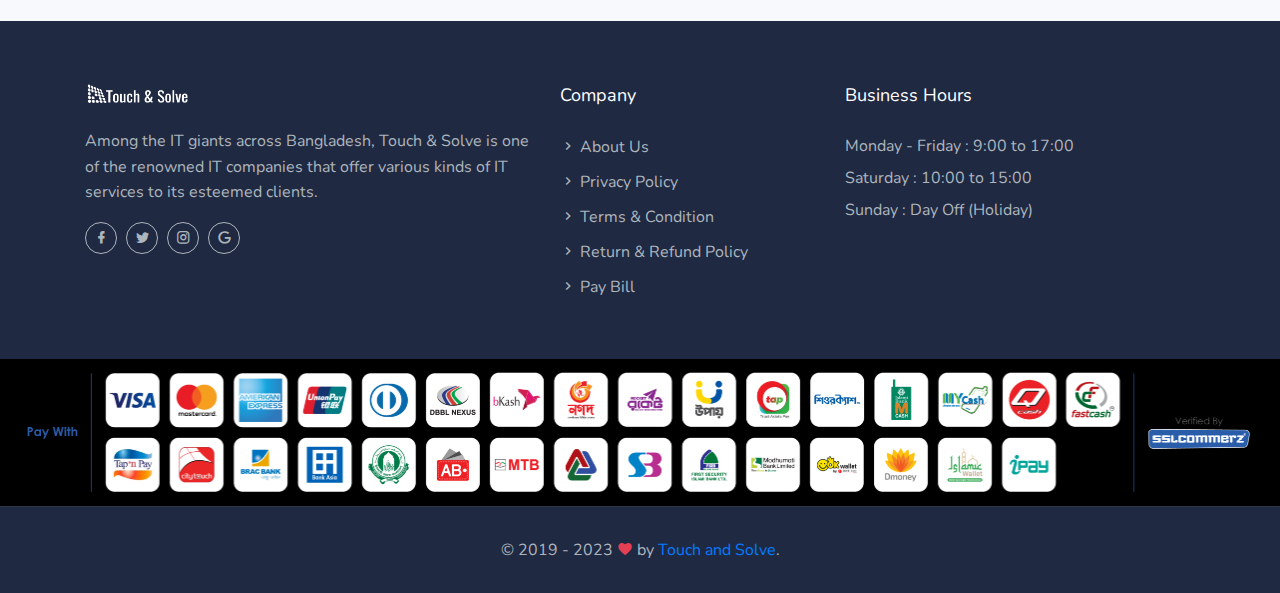
<file: terms_condition.html>
<!DOCTYPE html>
<html lang="en" class="no-js">


<head>
    <meta charset="UTF-8">
    <meta name="viewport" content="width=device-width, initial-scale=1">
    <title>Touch & Solve Payment</title>
    <meta name="description" content="" />
    <meta name="keywords" content="" />
    <meta name="author" content="Themesdesign" />

    <link rel="shortcut icon" href="images/favicon.ico">

    <!-- Bootstrap core CSS -->
    <link rel="stylesheet" href="css/bootstrap.min.css" type="text/css">

    <!--Material Icon -->
    <link rel="stylesheet" type="text/css" href="css/materialdesignicons.min.css" />

    <link rel="stylesheet" type="text/css" href="css/fontawesome.css" />

    <!-- selectize css -->
    <link rel="stylesheet" type="text/css" href="css/selectize.css" />

    <link rel="stylesheet" type="text/css" href="css/nice-select.css" />

    <!-- Custom  Css -->
    <link rel="stylesheet" type="text/css" href="css/style.css" />

</head>

<body>
<!-- Loader -->
<div id="preloader">
    <div id="status">
        <div class="spinner">
            <div class="double-bounce1"></div>
            <div class="double-bounce2"></div>
        </div>
    </div>
</div>
<!-- Loader -->

<!-- Navigation Bar-->
<header id="topnav" class="defaultscroll scroll-active">
    <!-- Tagline STart -->
    <div class="tagline">
        <div class="container">
            <div class="float-left">
                <div class="phone">
                    <i class="mdi mdi-phone-classic"></i> +88 01913 651485
                </div>
                <div class="email">
                    <a href="#">
                        <i class="mdi mdi-email"></i> ceo@touchandsolve.com
                    </a>
                </div>
            </div>
            <div class="float-right">
                <ul class="topbar-list list-unstyled d-flex" style="margin: 11px 0px;">
                    <li class="list-inline-item"><a href="javascript:void(0);"><i class="mdi mdi-account mr-2"></i>User</a></li>
                    <li class="list-inline-item">
                        <select id="select-lang" class="demo-default">
                            <option value="">Language</option>
                            <option value="4">English</option>
                            <option value="1">Spanish</option>
                            <option value="3">French</option>
                            <option value="5">Hindi</option>
                        </select>
                    </li>
                </ul>
            </div>
            <div class="clearfix"></div>
        </div>
    </div>
    <!-- Tagline End -->

    <!-- Menu Start -->
    <div class="container">
        <!-- Logo container-->
        <div>
            <a href="index.html" class="logo">
                <img src="images/logo-light.png" alt="" class="logo-light" height="18" />
                <img src="images/logo-dark.png" alt="" class="logo-dark" height="18" />
            </a>
        </div>
<!--        <div class="buy-button">-->
<!--            <a href="post_a_job.html" class="btn btn-primary"><i class="mdi mdi-cloud-upload"></i> Post a Job</a>-->
<!--        </div>&lt;!&ndash;end login button&ndash;&gt;-->
        <!-- End Logo container-->
        <div class="menu-extras">
            <div class="menu-item">
                <!-- Mobile menu toggle-->
                <a class="navbar-toggle">
                    <div class="lines">
                        <span></span>
                        <span></span>
                        <span></span>
                    </div>
                </a>
                <!-- End mobile menu toggle-->
            </div>
        </div>

        <div id="navigation">
            <!-- Navigation Menu-->
            <ul class="navigation-menu">
                <li><a href="index.html">Home</a></li>
                <li>
                    <a href="about.html">About Us</a>
                </li>

                <li class="has-submenu">
                    <a href="javascript:void(0)">Pages</a><span class="menu-arrow"></span>
                    <ul class="submenu">
                        <li><a href="privacy_policy.html">Privacy Policy</a></li>
                        <li><a href="terms_condition.html">Terms & Condition</a></li>
                        <li><a href="return_refund_policy.html">Return & Refund Policy</a></li>
                        <li><a href="paybill.html">Pay Bill</a></li>
                        <!--                            <li><a href="faq.html">Faqs</a></li>-->
                        <!--                            <li><a href="pricing.html">Pricing plans</a></li>-->
                    </ul>
                </li>
                <li>
                    <a href="contact.html">contact</a>
                </li>
            </ul><!--end navigation menu-->
        </div><!--end navigation-->
    </div><!--end container-->
    <!--end end-->
</header><!--end header-->
<!-- Navbar End -->

<!-- Start home -->
<section class="bg-half page-next-level">
    <div class="bg-overlay"></div>
    <div class="container">
        <div class="row justify-content-center">
            <div class="col-md-6">
                <div class="text-center text-white">
                    <h4 class="text-uppercase title mb-4">Terms & Condition</h4>
                    <ul class="page-next d-inline-block mb-0">
                        <li><a href="index.html" class="text-uppercase font-weight-bold">Home</a></li>
                        <li><a href="#" class="text-uppercase font-weight-bold">Pages</a></li>
                        <li>
                            <span class="text-uppercase text-white font-weight-bold">Terms & Condition</span>
                        </li>
                    </ul>
                </div>
            </div>
        </div>
    </div>
</section>
<!-- end home -->

<!-- ABOUT CLIENTS START -->
<section class="section">
    <div class="container">
        <div class="row justify-content-center">
            <div class="col-12">
                <div class="section-title text-center mb-4 pb-2">
                    <h4 class="title title-line pb-5">Terms & Condition</h4>
                </div>
            </div>
        </div>

        <div class="row">
            <div class="col-md-12">
                <h5>General Terms and Conditions</h5>
                <p style="text-align: justify;">This General Terms and Conditions document shall be part of the agreement between Touch and Solve (hereinafter called 'Touch and Solve') and the subscriber. Please read these terms and conditions carefully before using Touch and Solve's services. By using Touch and Solve's services, you agree to be bound.</p>
                <br>
                <ol type="1" style="text-align: justify;">
                    <li>	Payment Options: Payment can be made using credit cards, debit cards, or other payment methods specified on the payment page.</li>
<li>	Payment Authorization: By making a payment through payment.touchandsolve.com, you authorize Touch and Solve to charge the full amount of the payment to your selected payment method.</li>
<li>	Payment Security: Payment information is processed securely through our payment gateway, and Touch and Solve does not store any payment information on our servers.</li>
<li>	Refunds: All payments made through payment.touchandsolve.com are final and non-refundable, except in cases where a refund is required by law.</li>
<li>	Payment Disputes: If you believe that a payment has been made in error, please contact us immediately to resolve the issue.</li>
<li>	Payment Confirmation: Once your payment is processed, you will receive a confirmation email with the details of your payment.</li>
<li>	Payment Processing Time: Payment processing time may vary depending on the payment method used. We will make every effort to process payments in a timely manner.</li>
<li>	Payment Currency: All payments made through payment.touchandsolve.com are processed in the currency specified on the payment page.</li>
<li>	Payment Limits: Touch and Solve reserves the right to limit the amount of payments made through payment.touchandsolve.com at any time, for any reason.</li>
<li>	Changes to Payment Terms: Touch and Solve reserves the right to change these payment terms and conditions at any time, without notice.</li>

                </ol>
            </div>
        </div>
    </div>
</section>
<!-- ABOUT CLIENTS END -->

<!-- subscribe start -->
<section class="section bg-light">
    <div class="container">
        <div class="row">
            <div class="col-lg-4 col-md-5">
                <div class="float-left position-relative notification-icon mr-2">
                    <i class="mdi mdi-bell-outline text-primary"></i>
                    <span class="badge badge-pill badge-danger">1</span>
                </div>
                <h5 class="mt-2 mb-0">Your Job Notification</h5>
            </div>
            <div class="col-lg-8 col-md-7 mt-4 mt-sm-0">
                <form>
                    <div class="form-group mb-0">
                        <div class="input-group mb-0">
                            <input name="email" id="email" type="email" class="form-control" placeholder="Your email :" required="" aria-describedby="newssubscribebtn">
                            <div class="input-group-append">
                                <button class="btn btn-primary submitBnt" type="submit" id="newssubscribebtn">Subscribe</button>
                            </div>
                        </div>
                    </div>
                </form>
            </div>
        </div>
    </div>
</section>
<!-- subscribe end -->

    <!-- footer start -->
    <footer class="footer">
        <div class="container">
            <div class="row">
                <div class="col-lg-5 col-12 mb-0 mb-md-4 pb-0 pb-md-2">
                    <a href="javascript:void(0)"><img src="images/logo-light.png" height="20" alt=""></a>
                    <p class="mt-4">Among the IT giants across Bangladesh, Touch & Solve is one of the renowned IT companies that offer various kinds of IT services to its esteemed clients.</p>
                    <ul class="social-icon social list-inline mb-0">
                        <li class="list-inline-item"><a href="#" class="rounded"><i class="mdi mdi-facebook"></i></a></li>
                        <li class="list-inline-item"><a href="#" class="rounded"><i class="mdi mdi-twitter"></i></a></li>
                        <li class="list-inline-item"><a href="#" class="rounded"><i class="mdi mdi-instagram"></i></a></li>
                        <li class="list-inline-item"><a href="#" class="rounded"><i class="mdi mdi-google"></i></a></li>
                    </ul>
                </div>
                <div class="col-lg-3 col-md-4 col-12 mt-4 mt-sm-0 pt-2 pt-sm-0">
                    <p class="text-white mb-4 footer-list-title">Company</p>
                    <ul class="list-unstyled footer-list">
                        <li><a href="about.html" class="text-foot"><i class="mdi mdi-chevron-right"></i> About Us</a></li>
                        <li><a href="privacy_policy.html" class="text-foot"><i class="mdi mdi-chevron-right"></i> Privacy Policy</a></li>
                        <li><a href="terms_condition.html" class="text-foot"><i class="mdi mdi-chevron-right"></i> Terms & Condition</a></li>
                        <li><a href="return_refund_policy.html" class="text-foot"><i class="mdi mdi-chevron-right"></i> Return & Refund Policy </a></li>
                        <li><a href="paybill.html" class="text-foot"><i class="mdi mdi-chevron-right"></i> Pay Bill</a></li>
                    </ul>
                </div>

            
                <div class="col-lg-4 col-md-4 col-12 mt-4 mt-sm-0 pt-2 pt-sm-0">
                    <p class="text-white mb-4 footer-list-title f-17">Business Hours</p>
                    <ul class="list-unstyled text-foot mt-4 mb-0">
                        <li>Monday - Friday : 9:00 to 17:00</li>
                        <li class="mt-2">Saturday : 10:00 to 15:00</li>
                        <li class="mt-2">Sunday : Day Off (Holiday)</li>
                    </ul>
                </div>
            </div>
        </div>
    </footer>
<!-- footer end -->
<div class="container-fluid" style="background-color: black">
    <img style="width: 100%" src="images/1.png" alt="">
</div>
<!-- footer end -->
<hr>
<footer class="footer footer-bar">
    <div class="container text-center">
        <div class="row justify-content-center">
            <div class="col-12">
                <div class="">
                    <p class="mb-0">© 2019 - 2023 <i class="mdi mdi-heart text-danger"></i> by <a href="https://1.envato.market/themesdesign" target="_blank">Touch and Solve</a>.</p>
                </div>
            </div>
        </div>
    </div><!--end container-->
</footer><!--end footer-->
<!-- Footer End -->

<!-- Back to top -->
<a href="#" class="back-to-top rounded text-center" id="back-to-top">
    <i class="mdi mdi-chevron-up d-block"> </i>
</a>
<!-- Back to top -->

<!-- javascript -->
<script src="js/jquery.min.js"></script>
<script src="js/bootstrap.bundle.min.js"></script>
<script src="js/jquery.easing.min.js"></script>
<script src="js/plugins.js"></script>

<!-- selectize js -->
<script src="js/selectize.min.js"></script>
<script src="js/counter.int.js"></script>

<script src="js/jquery.nice-select.min.js"></script>

<script src="js/app.js"></script>

</body>

<!-- Mirrored from themesdesign.in/jobya/about.html by HTTrack Website Copier/3.x [XR&CO'2014], Wed, 22 Feb 2023 04:59:42 GMT -->
</html>
</file>
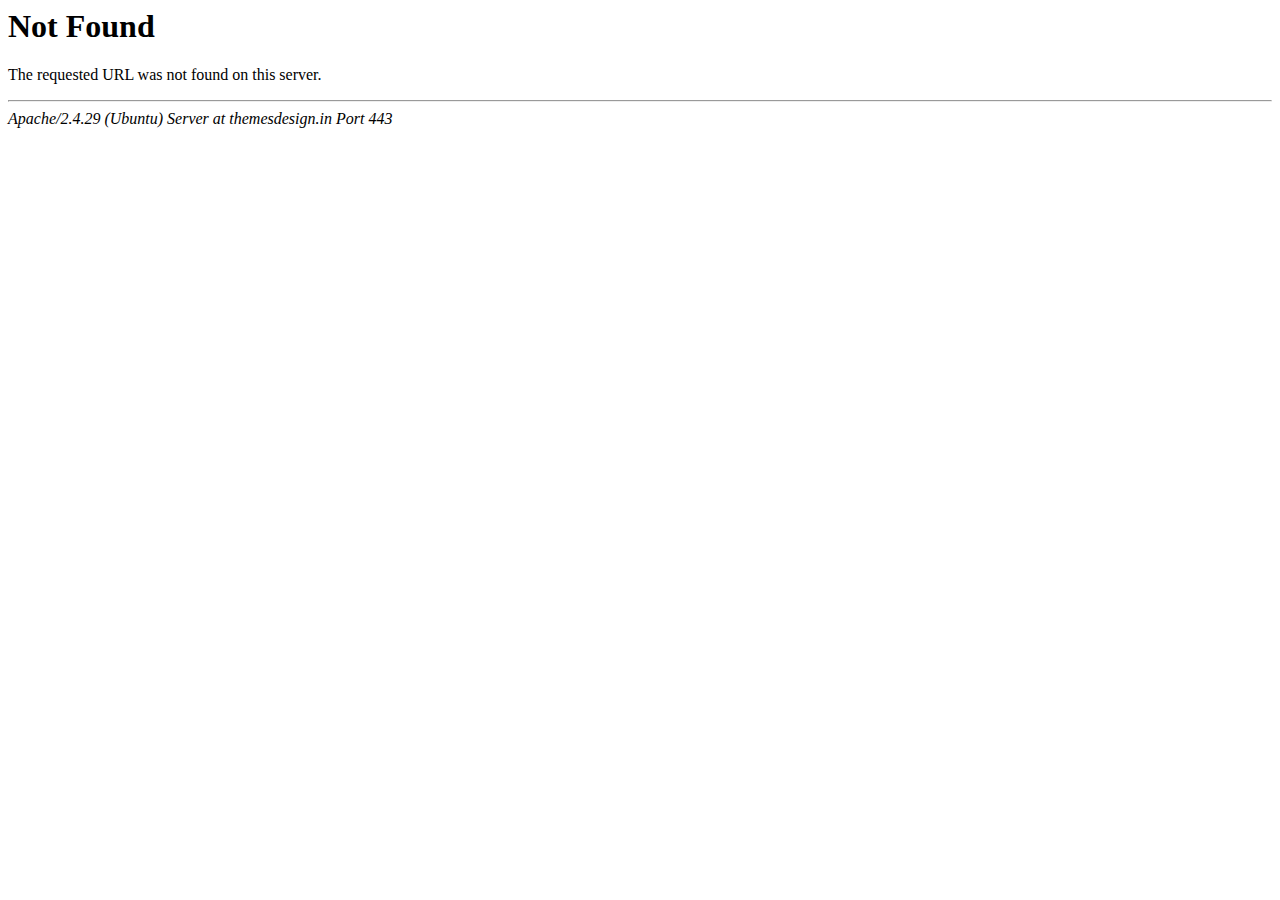
<file: css/AjaxLoader.html>
<!DOCTYPE HTML PUBLIC "-//IETF//DTD HTML 2.0//EN">
<html><head>
<title>404 Not Found</title>
</head><body>
<h1>Not Found</h1>
<p>The requested URL was not found on this server.</p>
<hr>
<address>Apache/2.4.29 (Ubuntu) Server at themesdesign.in Port 443</address>
</body></html>
</file>
<file: css/selectize.css>
/**
 * selectize.css (v0.12.6)
 * Copyright (c) 2013–2015 Brian Reavis & contributors
 *
 * Licensed under the Apache License, Version 2.0 (the "License"); you may not use this
 * file except in compliance with the License. You may obtain a copy of the License at:
 * http://www.apache.org/licenses/LICENSE-2.0
 *
 * Unless required by applicable law or agreed to in writing, software distributed under
 * the License is distributed on an "AS IS" BASIS, WITHOUT WARRANTIES OR CONDITIONS OF
 * ANY KIND, either express or implied. See the License for the specific language
 * governing permissions and limitations under the License.
 *
 * @author Brian Reavis <brian@thirdroute.com>
 */

.selectize-control.plugin-drag_drop.multi > .selectize-input > div.ui-sortable-placeholder {
  visibility: visible !important;
  background: #f2f2f2 !important;
  background: rgba(0, 0, 0, 0.06) !important;
  border: 0 none !important;
  -webkit-box-shadow: inset 0 0 12px 4px #fff;
  box-shadow: inset 0 0 12px 4px #fff;
}
.selectize-control.plugin-drag_drop .ui-sortable-placeholder::after {
  content: '!';
  visibility: hidden;
}
.selectize-control.plugin-drag_drop .ui-sortable-helper {
  -webkit-box-shadow: 0 2px 5px rgba(0, 0, 0, 0.2);
  box-shadow: 0 2px 5px rgba(0, 0, 0, 0.2);
}
.selectize-dropdown-header {
  position: relative;
  padding: 5px 8px;
  border-bottom: 1px solid #d0d0d0;
  background: #f8f8f8;
  -webkit-border-radius: 3px 3px 0 0;
  -moz-border-radius: 3px 3px 0 0;
  border-radius: 3px 3px 0 0;
}
.selectize-dropdown-header-close {
  position: absolute;
  right: 8px;
  top: 50%;
  color: #303030;
  opacity: 0.4;
  margin-top: -12px;
  line-height: 20px;
  font-size: 20px !important;
}
.selectize-dropdown-header-close:hover {
  color: #000000;
}
.selectize-dropdown.plugin-optgroup_columns .optgroup {
  border-right: 1px solid #f2f2f2;
  border-top: 0 none;
  float: left;
  -webkit-box-sizing: border-box;
  -moz-box-sizing: border-box;
  box-sizing: border-box;
}
.selectize-dropdown.plugin-optgroup_columns .optgroup:last-child {
  border-right: 0 none;
}
.selectize-dropdown.plugin-optgroup_columns .optgroup:before {
  display: none;
}
.selectize-dropdown.plugin-optgroup_columns .optgroup-header {
  border-top: 0 none;
}
.selectize-control.plugin-remove_button [data-value] {
  position: relative;
  padding-right: 24px !important;
}
.selectize-control.plugin-remove_button [data-value] .remove {
  z-index: 1;
  /* fixes ie bug (see #392) */
  position: absolute;
  top: 0;
  right: 0;
  bottom: 0;
  width: 17px;
  text-align: center;
  font-weight: bold;
  font-size: 12px;
  color: inherit;
  text-decoration: none;
  vertical-align: middle;
  display: inline-block;
  padding: 2px 0 0 0;
  border-left: 1px solid #d0d0d0;
  -webkit-border-radius: 0 2px 2px 0;
  -moz-border-radius: 0 2px 2px 0;
  border-radius: 0 2px 2px 0;
  -webkit-box-sizing: border-box;
  -moz-box-sizing: border-box;
  box-sizing: border-box;
}
.selectize-control.plugin-remove_button [data-value] .remove:hover {
  background: rgba(0, 0, 0, 0.05);
}
.selectize-control.plugin-remove_button [data-value].active .remove {
  border-left-color: #cacaca;
}
.selectize-control.plugin-remove_button .disabled [data-value] .remove:hover {
  background: none;
}
.selectize-control.plugin-remove_button .disabled [data-value] .remove {
  border-left-color: #ffffff;
}
.selectize-control.plugin-remove_button .remove-single {
  position: absolute;
  right: 0;
  top: 0;
  font-size: 23px;
}
.selectize-control {
  position: relative;
}
.selectize-dropdown,
.selectize-input,
.selectize-input input {
  color: #303030;
  font-family: inherit;
  font-size: 13px;
  line-height: 18px;
  -webkit-font-smoothing: inherit;
}
.selectize-input,
.selectize-control.single .selectize-input.input-active {
  background: #fff;
  cursor: text;
  display: inline-block;
}
.selectize-input {
  border: 1px solid #d0d0d0;
  padding: 8px 8px;
  display: inline-block;
  width: 100%;
  overflow: hidden;
  position: relative;
  z-index: 1;
  -webkit-box-sizing: border-box;
  -moz-box-sizing: border-box;
  box-sizing: border-box;
  -webkit-box-shadow: inset 0 1px 1px rgba(0, 0, 0, 0.1);
  box-shadow: inset 0 1px 1px rgba(0, 0, 0, 0.1);
  -webkit-border-radius: 3px;
  -moz-border-radius: 3px;
  border-radius: 3px;
}
.selectize-control.multi .selectize-input.has-items {
  padding: 6px 8px 3px;
}
.selectize-input.full {
  background-color: #fff;
}
.selectize-input.disabled,
.selectize-input.disabled * {
  cursor: default !important;
}
.selectize-input.focus {
  -webkit-box-shadow: inset 0 1px 2px rgba(0, 0, 0, 0.15);
  box-shadow: inset 0 1px 2px rgba(0, 0, 0, 0.15);
}
.selectize-input.dropdown-active {
  -webkit-border-radius: 3px 3px 0 0;
  -moz-border-radius: 3px 3px 0 0;
  border-radius: 3px 3px 0 0;
}
.selectize-input > * {
  vertical-align: baseline;
  display: -moz-inline-stack;
  display: inline-block;
  zoom: 1;
  *display: inline;
}
.selectize-control.multi .selectize-input > div {
  cursor: pointer;
  margin: 0 3px 3px 0;
  padding: 2px 6px;
  background: #f2f2f2;
  color: #303030;
  border: 0 solid #d0d0d0;
}
.selectize-control.multi .selectize-input > div.active {
  background: #e8e8e8;
  color: #303030;
  border: 0 solid #cacaca;
}
.selectize-control.multi .selectize-input.disabled > div,
.selectize-control.multi .selectize-input.disabled > div.active {
  color: #7d7d7d;
  background: #ffffff;
  border: 0 solid #ffffff;
}
.selectize-input > input {
  display: inline-block !important;
  padding: 0 !important;
  min-height: 0 !important;
  max-height: none !important;
  max-width: 100% !important;
  margin: 0 2px 0 0 !important;
  text-indent: 0 !important;
  border: 0 none !important;
  background: none !important;
  line-height: inherit !important;
  -webkit-user-select: auto !important;
  -webkit-box-shadow: none !important;
  box-shadow: none !important;
}
.selectize-input > input::-ms-clear {
  display: none;
}
.selectize-input > input:focus {
  outline: none !important;
}
.selectize-input::after {
  content: ' ';
  display: block;
  clear: left;
}
.selectize-input.dropdown-active::before {
  content: ' ';
  display: block;
  position: absolute;
  background: #f0f0f0;
  height: 1px;
  bottom: 0;
  left: 0;
  right: 0;
}
.selectize-dropdown {
  position: absolute;
  z-index: 10;
  border: 1px solid #d0d0d0;
  background: #fff;
  margin: -1px 0 0 0;
  border-top: 0 none;
  -webkit-box-sizing: border-box;
  -moz-box-sizing: border-box;
  box-sizing: border-box;
  -webkit-box-shadow: 0 1px 3px rgba(0, 0, 0, 0.1);
  box-shadow: 0 1px 3px rgba(0, 0, 0, 0.1);
  -webkit-border-radius: 0 0 3px 3px;
  -moz-border-radius: 0 0 3px 3px;
  border-radius: 0 0 3px 3px;
}
.selectize-dropdown [data-selectable] {
  cursor: pointer;
  overflow: hidden;
}
.selectize-dropdown [data-selectable] .highlight {
  background: rgba(125, 168, 208, 0.2);
  -webkit-border-radius: 1px;
  -moz-border-radius: 1px;
  border-radius: 1px;
}
.selectize-dropdown .option,
.selectize-dropdown .optgroup-header {
  padding: 5px 8px;
}
.selectize-dropdown .option,
.selectize-dropdown [data-disabled],
.selectize-dropdown [data-disabled] [data-selectable].option {
  cursor: inherit;
  opacity: 0.5;
}
.selectize-dropdown [data-selectable].option {
  opacity: 1;
}
.selectize-dropdown .optgroup:first-child .optgroup-header {
  border-top: 0 none;
}
.selectize-dropdown .optgroup-header {
  color: #303030;
  background: #fff;
  cursor: default;
}
.selectize-dropdown .active {
  background-color: #f5fafd;
  color: #495c68;
}
.selectize-dropdown .active.create {
  color: #495c68;
}
.selectize-dropdown .create {
  color: rgba(48, 48, 48, 0.5);
}
.selectize-dropdown-content {
  overflow-y: auto;
  overflow-x: hidden;
  max-height: 200px;
  -webkit-overflow-scrolling: touch;
}
.selectize-control.single .selectize-input,
.selectize-control.single .selectize-input input {
  cursor: pointer;
}
.selectize-control.single .selectize-input.input-active,
.selectize-control.single .selectize-input.input-active input {
  cursor: text;
}
.selectize-control.single .selectize-input:after {
  content: ' ';
  display: block;
  position: absolute;
  top: 50%;
  right: 15px;
  margin-top: -3px;
  width: 0;
  height: 0;
  border-style: solid;
  border-width: 5px 5px 0 5px;
  border-color: #808080 transparent transparent transparent;
}
.selectize-control.single .selectize-input.dropdown-active:after {
  margin-top: -4px;
  border-width: 0 5px 5px 5px;
  border-color: transparent transparent #808080 transparent;
}
.selectize-control.rtl.single .selectize-input:after {
  left: 15px;
  right: auto;
}
.selectize-control.rtl .selectize-input > input {
  margin: 0 4px 0 -2px !important;
}
.selectize-control .selectize-input.disabled {
  opacity: 0.5;
  background-color: #fafafa;
}
</file>
<file: css/style.css>
/*
Template Name: Jobya - Responsive Job Listing Template
Author: Themesdesign
File: main stylesheet
*/
/**********************
01.General
02.helper
03.components
04.menu
05.default
06.home
07.footer
08.subscribe
09.jobs
10.candidates
11.employers
12.blog
13.pages
14.contact
15.post-a-job
**********************/
@import url("https://fonts.googleapis.com/css?family=Nunito:300,400,600,700&amp;display=swap");
.bg-primary {
  background-color: #2f55d4 !important;
}

.bg-secondary {
  background-color: #5a6d90 !important;
}

.bg-success {
  background-color: #2eca8b !important;
}

.bg-danger {
  background-color: #e43f52 !important;
}

.bg-info {
  background-color: #9084e2 !important;
}

.bg-warning {
  background-color: #f17425 !important;
}

.bg-dark {
  background-color: #3c4858 !important;
}

.bg-light {
  background-color: #f8f9fc !important;
}

.text-primary {
  color: #2f55d4 !important;
}

.text-secondary {
  color: #5a6d90 !important;
}

.text-success {
  color: #2eca8b !important;
}

.text-danger {
  color: #e43f52 !important;
}

.text-info {
  color: #9084e2 !important;
}

.text-warning {
  color: #f17425 !important;
}

.text-dark {
  color: #3c4858 !important;
}

.text-light {
  color: #f8f9fc !important;
}

.text-muted {
  color: #8492a6 !important;
}

.list-inline-item:not(:last-child) {
  margin-right: 5px;
  margin-bottom: 5px;
}

.rounded {
  border-radius: 10px !important;
}

.rounded-top {
  border-top-left-radius: 10px !important;
  border-top-right-radius: 10px !important;
}

.rounded-left {
  border-top-left-radius: 10px !important;
  border-bottom-left-radius: 10px !important;
}

.rounded-bottom {
  border-bottom-left-radius: 10px !important;
  border-bottom-right-radius: 10px !important;
}

.rounded-right {
  border-top-right-radius: 10px !important;
  border-bottom-right-radius: 10px !important;
}

.component-wrapper .title {
  font-size: 20px;
}

.btn {
  padding: 8px 20px;
  outline: none;
  text-decoration: none;
  font-size: 16px;
  letter-spacing: 0.5px;
  -webkit-transition: all 0.3s;
  transition: all 0.3s;
  font-weight: 600;
  border-radius: 10px;
}

.btn:focus {
  -webkit-box-shadow: none !important;
          box-shadow: none !important;
}

.btn.btn-sm {
  padding: 7px 16px;
  font-size: 12px;
}

.btn.btn-lg {
  padding: 14px 30px;
  font-size: 16px;
}

.btn.searchbtn {
  padding: 6px 20px;
}

.btn.btn-primary, .btn.btn-secondary, .btn.btn-success, .btn.btn-danger, .btn.btn-info, .btn.btn-warning, .btn.btn-dark {
  color: #ffffff !important;
}

.btn.btn-primary:hover, .btn.btn-primary:focus, .btn.btn-primary:active, .btn.btn-primary.active, .btn.btn-primary.focus, .btn.btn-secondary:hover, .btn.btn-secondary:focus, .btn.btn-secondary:active, .btn.btn-secondary.active, .btn.btn-secondary.focus, .btn.btn-success:hover, .btn.btn-success:focus, .btn.btn-success:active, .btn.btn-success.active, .btn.btn-success.focus, .btn.btn-danger:hover, .btn.btn-danger:focus, .btn.btn-danger:active, .btn.btn-danger.active, .btn.btn-danger.focus, .btn.btn-info:hover, .btn.btn-info:focus, .btn.btn-info:active, .btn.btn-info.active, .btn.btn-info.focus, .btn.btn-warning:hover, .btn.btn-warning:focus, .btn.btn-warning:active, .btn.btn-warning.active, .btn.btn-warning.focus, .btn.btn-dark:hover, .btn.btn-dark:focus, .btn.btn-dark:active, .btn.btn-dark.active, .btn.btn-dark.focus {
  color: #ffffff !important;
}

.btn.btn-primary-outline:hover, .btn.btn-primary-outline:focus, .btn.btn-primary-outline:active, .btn.btn-primary-outline.active, .btn.btn-primary-outline.focus, .btn.btn-secondary-outline:hover, .btn.btn-secondary-outline:focus, .btn.btn-secondary-outline:active, .btn.btn-secondary-outline.active, .btn.btn-secondary-outline.focus, .btn.btn-success-outline:hover, .btn.btn-success-outline:focus, .btn.btn-success-outline:active, .btn.btn-success-outline.active, .btn.btn-success-outline.focus, .btn.btn-danger-outline:hover, .btn.btn-danger-outline:focus, .btn.btn-danger-outline:active, .btn.btn-danger-outline.active, .btn.btn-danger-outline.focus, .btn.btn-info-outline:hover, .btn.btn-info-outline:focus, .btn.btn-info-outline:active, .btn.btn-info-outline.active, .btn.btn-info-outline.focus, .btn.btn-warning-outline:hover, .btn.btn-warning-outline:focus, .btn.btn-warning-outline:active, .btn.btn-warning-outline.active, .btn.btn-warning-outline.focus, .btn.btn-dark-outline:hover, .btn.btn-dark-outline:focus, .btn.btn-dark-outline:active, .btn.btn-dark-outline.active, .btn.btn-dark-outline.focus {
  color: #ffffff !important;
}

.btn.btn-primary {
  background: #2f55d4;
  border: 1px solid #2f55d4;
}

.btn.btn-primary:hover, .btn.btn-primary:focus, .btn.btn-primary:active, .btn.btn-primary.active, .btn.btn-primary.focus {
  background-color: #2443ac !important;
}

.btn.btn-primary-outline {
  border: 1px solid #2f55d4;
  color: #2f55d4;
  background-color: transparent;
}

.btn.btn-primary-outline:hover, .btn.btn-primary-outline:focus, .btn.btn-primary-outline:active, .btn.btn-primary-outline.active, .btn.btn-primary-outline.focus {
  background-color: #2f55d4;
  border-color: #2f55d4;
}

.btn.btn-secondary {
  background: #5a6d90;
  border: 1px solid #5a6d90;
}

.btn.btn-secondary:hover, .btn.btn-secondary:focus, .btn.btn-secondary:active, .btn.btn-secondary.active, .btn.btn-secondary.focus {
  background-color: #465571 !important;
}

.btn.btn-secondary-outline {
  border: 1px solid #5a6d90;
  color: #5a6d90;
  background-color: transparent;
}

.btn.btn-secondary-outline:hover, .btn.btn-secondary-outline:focus, .btn.btn-secondary-outline:active, .btn.btn-secondary-outline.active, .btn.btn-secondary-outline.focus {
  background-color: #5a6d90;
  border-color: #5a6d90;
}

.btn.btn-success {
  background: #2eca8b;
  border: 1px solid #2eca8b;
}

.btn.btn-success:hover, .btn.btn-success:focus, .btn.btn-success:active, .btn.btn-success.active, .btn.btn-success.focus {
  background-color: #25a06e !important;
}

.btn.btn-success-outline {
  border: 1px solid #2eca8b;
  color: #2eca8b;
  background-color: transparent;
}

.btn.btn-success-outline:hover, .btn.btn-success-outline:focus, .btn.btn-success-outline:active, .btn.btn-success-outline.active, .btn.btn-success-outline.focus {
  background-color: #2eca8b;
  border-color: #2eca8b;
}

.btn.btn-danger {
  background: #e43f52;
  border: 1px solid #e43f52;
}

.btn.btn-danger:hover, .btn.btn-danger:focus, .btn.btn-danger:active, .btn.btn-danger.active, .btn.btn-danger.focus {
  background-color: #d21e32 !important;
}

.btn.btn-danger-outline {
  border: 1px solid #e43f52;
  color: #e43f52;
  background-color: transparent;
}

.btn.btn-danger-outline:hover, .btn.btn-danger-outline:focus, .btn.btn-danger-outline:active, .btn.btn-danger-outline.active, .btn.btn-danger-outline.focus {
  background-color: #e43f52;
  border-color: #e43f52;
}

.btn.btn-info {
  background: #9084e2;
  border: 1px solid #9084e2;
}

.btn.btn-info:hover, .btn.btn-info:focus, .btn.btn-info:active, .btn.btn-info.active, .btn.btn-info.focus {
  background-color: #6b5bd8 !important;
}

.btn.btn-info-outline {
  border: 1px solid #9084e2;
  color: #9084e2;
  background-color: transparent;
}

.btn.btn-info-outline:hover, .btn.btn-info-outline:focus, .btn.btn-info-outline:active, .btn.btn-info-outline.active, .btn.btn-info-outline.focus {
  background-color: #9084e2;
  border-color: #9084e2;
}

.btn.btn-warning {
  background: #f17425;
  border: 1px solid #f17425;
}

.btn.btn-warning:hover, .btn.btn-warning:focus, .btn.btn-warning:active, .btn.btn-warning.active, .btn.btn-warning.focus {
  background-color: #d55b0e !important;
}

.btn.btn-warning-outline {
  border: 1px solid #f17425;
  color: #f17425;
  background-color: transparent;
}

.btn.btn-warning-outline:hover, .btn.btn-warning-outline:focus, .btn.btn-warning-outline:active, .btn.btn-warning-outline.active, .btn.btn-warning-outline.focus {
  background-color: #f17425;
  border-color: #f17425;
}

.btn.btn-dark {
  background: #3c4858;
  border: 1px solid #3c4858;
}

.btn.btn-dark:hover, .btn.btn-dark:focus, .btn.btn-dark:active, .btn.btn-dark.active, .btn.btn-dark.focus {
  background-color: #272f3a !important;
}

.btn.btn-dark-outline {
  border: 1px solid #3c4858;
  color: #3c4858;
  background-color: transparent;
}

.btn.btn-dark-outline:hover, .btn.btn-dark-outline:focus, .btn.btn-dark-outline:active, .btn.btn-dark-outline.active, .btn.btn-dark-outline.focus {
  background-color: #3c4858;
  border-color: #3c4858;
}

.btn.btn-light {
  color: #3c4858;
  background: #f8f9fc;
  border: 1px solid #dee2e6;
}

.btn.btn-light:hover, .btn.btn-light:focus, .btn.btn-light:active, .btn.btn-light.active, .btn.btn-light.focus {
  background-color: #d4daed !important;
  color: #3c4858;
}

.btn.btn-light-outline {
  border: 1px solid #dee2e6;
  color: #3c4858;
  background-color: transparent;
}

.btn.btn-light-outline:hover, .btn.btn-light-outline:focus, .btn.btn-light-outline:active, .btn.btn-light-outline.active, .btn.btn-light-outline.focus {
  background-color: #f8f9fc;
}

.form-control:disabled, .form-control[readonly] {
  background-color: transparent;
  opacity: 1;
}

button:not(:disabled) {
  outline: none;
}

.shadow {
  -webkit-box-shadow: 0 0 3px rgba(0, 0, 0, 0.15) !important;
          box-shadow: 0 0 3px rgba(0, 0, 0, 0.15) !important;
}

.progress-box .title {
  font-size: 15px;
}

.progress-box .progress {
  height: 10px;
  overflow: visible;
}

.progress-box .progress .progress-bar {
  border-radius: 10px;
  -webkit-animation: animate-positive 3s;
          animation: animate-positive 3s;
}

.progress-box .progress .progress-value {
  position: absolute;
  top: -25px;
  right: -15px;
  font-size: 13px;
}

@-webkit-keyframes animate-positive {
  0% {
    width: 0;
  }
}

@keyframes animate-positive {
  0% {
    width: 0;
  }
}

.page-next-level .title {
  font-size: 20px;
  letter-spacing: 1px;
}

.page-next-level .page-next {
  letter-spacing: 0.5px;
  padding-left: 0;
  z-index: 99;
}

.page-next-level .page-next li {
  display: inline-block;
  margin-right: 5px;
}

.page-next-level .page-next li:after {
  content: "\f142";
  font-size: 16px;
  color: #f8f9fc;
  font-family: 'Material Design Icons';
}

.page-next-level .page-next li:last-child {
  margin-right: 0;
}

.page-next-level .page-next li:last-child:after {
  display: none;
}

.page-next-level .page-next li a, .page-next-level .page-next li span {
  font-size: 13px;
  padding-right: 8px;
  -webkit-transition: all 0.5s ease;
  transition: all 0.5s ease;
  color: #ced4da;
}

.page-next-level .page-next li a:hover {
  color: #ffffff !important;
}

.page-next-level .page-next li span:last-child {
  padding-right: 0px;
}

.badge {
  padding: 5px 8px;
  border-radius: 5px;
  letter-spacing: 0.5px;
}

.badge.badge-primary, .badge.badge-secondary, .badge.badge-success, .badge.badge-danger, .badge.badge-info, .badge.badge-warning, .badge.badge-dark {
  color: #ffffff !important;
}

.badge.badge-primary {
  background-color: #2f55d4 !important;
}

.badge.badge-secondary {
  background-color: #5a6d90 !important;
}

.badge.badge-success {
  background-color: #2eca8b !important;
}

.badge.badge-danger {
  background-color: #e43f52 !important;
}

.badge.badge-warning {
  background-color: #f17425 !important;
}

.badge.badge-info {
  background-color: #9084e2 !important;
}

.badge.badge-light {
  color: #3c4858;
  background-color: #f8f9fc !important;
}

.badge.badge-dark {
  background-color: #3c4858 !important;
}

.alert {
  padding: 8px 15px;
  border-radius: 10px;
}

.alert.alert-primary, .alert.alert-secondary, .alert.alert-success, .alert.alert-danger, .alert.alert-warning, .alert.alert-info, .alert.alert-dark {
  color: #ffffff;
}

.alert.alert-primary {
  background-color: #6e89e1;
  border-color: #2f55d4;
}

.alert.alert-secondary {
  background-color: #8494b2;
  border-color: #5a6d90;
}

.alert.alert-success {
  background-color: #68ddad;
  border-color: #2eca8b;
}

.alert.alert-danger {
  background-color: #ed828e;
  border-color: #e43f52;
}

.alert.alert-warning {
  background-color: #f6a26d;
  border-color: #f17425;
}

.alert.alert-info {
  background-color: #c8c2f1;
  border-color: #9084e2;
}

.alert.alert-dark {
  background-color: #5b6d85;
  border-color: #3c4858;
}

.alert.alert-light {
  background-color: #f8f9fc;
  color: #3c4858;
  border-color: #dee2e6;
}

.avatar.avatar-small {
  height: 80px;
}

.avatar.avatar-medium {
  height: 110px;
}

.avatar.avatar-large {
  height: 140px;
}

.faq-container .question {
  font-size: 20px;
}

.faq-content .card .faq .card-header {
  padding-right: 40px !important;
}

.faq-content .card .faq .card-header.card-header-2 {
  border-bottom: 0;
}

.faq-content .card .faq .card-header.card-header-2 .faq-question {
  font-size: 18px;
}

.faq-content .card a.faq[data-toggle=collapse] {
  background-color: #ffffff;
  color: #2f55d4;
  -webkit-transition: all 0.5s;
  transition: all 0.5s;
}

.faq-content .card a.faq[data-toggle=collapse]:before {
  content: '\F143';
  display: block;
  font-family: 'Material Design Icons';
  font-size: 18px;
  color: #3c4858;
  position: absolute;
  right: 20px;
  top: 50%;
  -webkit-transform: translateY(-50%);
          transform: translateY(-50%);
  -webkit-transition: all 0.5s ease;
  transition: all 0.5s ease;
}

.faq-content .card a.faq[data-toggle=collapse].collapsed {
  background-color: #ffffff;
  color: #3c4858;
  -webkit-transition: all 0.5s;
  transition: all 0.5s;
}

.faq-content .card a.faq[data-toggle=collapse].collapsed:before {
  top: 20px;
  -webkit-transform: rotate(180deg);
          transform: rotate(180deg);
}

.faq-content .card .title {
  font-size: 18px;
}

.nav-pills .nav-link {
  color: #3c4858 !important;
  padding: 0.7rem 2rem;
  font-weight: 700;
}

.nav-pills .nav-link.active {
  background-color: #2f55d4;
  color: #ffffff !important;
  border-color: #2f55d4 !important;
  -webkit-box-shadow: 0 0 3px rgba(0, 0, 0, 0.15);
          box-shadow: 0 0 3px rgba(0, 0, 0, 0.15);
}

.blockquote {
  border-left: 3px solid #dee2e6;
  border-radius: 10px;
  font-size: 16px;
}

.form-group {
  margin-bottom: 20px;
}

.form-group label {
  font-size: 14px;
  font-weight: 700;
}

.form-group .form-control {
  -webkit-box-shadow: none;
          box-shadow: none;
  border: 1px solid #dee2e6;
  height: 42px;
  font-size: 13px;
  border-radius: 10px;
  -webkit-transition: all 0.5s ease;
  transition: all 0.5s ease;
}

.form-group .form-control:focus, .form-group .form-control.active {
  border-color: #2f55d4;
}

.form-group textarea {
  height: 120px !important;
}

.form-group textarea.form-control {
  line-height: 25px;
}

.custom-control-input:checked ~ .custom-control-label::before {
  color: #ffffff;
  border-color: #2f55d4;
  background-color: #2f55d4;
}

.custom-control-input:focus ~ .custom-control-label::before,
.form-control:focus,
.nice-select:active,
.nice-select.open,
.nice-select:focus {
  -webkit-box-shadow: none;
          box-shadow: none;
  border-color: #2f55d4 !important;
}

.form-button .nice-select {
  width: 100%;
  height: 39px;
  line-height: 37px;
  color: #3c4858;
  margin-bottom: 1rem;
  border: solid 1px #e6eaf4;
}

.form-button .nice-select.open .list {
  width: 100%;
}

.subcribe-form input {
  padding: 14px 20px;
  width: 100%;
  color: #3c4858 !important;
  border: none;
  outline: none !important;
  padding-right: 160px;
  padding-left: 30px;
  background-color: rgba(255, 255, 255, 0.8);
}

.subcribe-form button {
  position: absolute;
  top: 6px;
  right: 6px;
  outline: none !important;
}

.subcribe-form form {
  position: relative;
  max-width: 600px;
  margin: 0px auto;
}

.pagination.job-pagination .page-link {
  border-radius: 50% !important;
  margin: 0 4px;
  height: 46px;
  width: 45px;
  line-height: 29px;
  text-align: center;
  color: #8492a6;
}

.pagination .page-item.active .page-link {
  background-color: #2f55d4;
  border-color: #2f55d4;
  color: #ffffff !important;
}

.display-1 {
  font-size: 80px !important;
}

.display-2 {
  font-size: 72px !important;
}

.display-3 {
  font-size: 64px !important;
}

.display-4 {
  font-size: 56px !important;
}

@media (max-width: 768px) {
  .display-1 {
    font-size: 56px !important;
  }
  .display-2 {
    font-size: 50px !important;
  }
  .display-3 {
    font-size: 42px !important;
  }
  .display-4 {
    font-size: 36px !important;
  }
}

@media (max-width: 425px) {
  .pagination li > a {
    height: 36px;
    width: 36px;
    line-height: 36px;
  }
}

body {
  font-family: "Nunito", sans-serif;
  overflow-x: hidden !important;
  font-size: 16px;
  color: #161c2d;
}

h1, h2, h3, h4, h5, h6, .h1, .h2, .h3, .h4, .h5, .h6 {
  font-family: "Nunito", sans-serif;
  line-height: 1.5;
  font-weight: 600;
}

::-moz-selection {
  background: #4466d8;
  color: #ffffff;
}

::selection {
  background: #4466d8;
  color: #ffffff;
}

a {
  text-decoration: none !important;
}

p {
  line-height: 1.6;
}

.section {
  padding: 100px 0;
  position: relative;
}

.section-two {
  padding: 60px 0;
  position: relative;
}

.bg-overlay {
  background-color: rgba(40, 44, 50, 0.7);
  position: absolute;
  top: 0;
  right: 0;
  left: 0;
  bottom: 0;
  width: 100%;
  height: 100%;
}

.bg-overlay-gradient {
  background-color: rgba(94, 119, 204, 0.75);
}

.title-heading {
  line-height: 26px;
}

.title-heading .heading {
  font-size: 45px;
  letter-spacing: 1px;
}

.title-heading .para-desc {
  font-size: 18px;
}

.section-title {
  position: relative;
}

.section-title .title {
  letter-spacing: 0.5px;
  font-size: 30px;
}

.section-title .title.title-line:before {
  content: "";
  position: absolute;
  height: 2px;
  width: 80px;
  left: 50%;
  top: 60px;
  text-align: center;
  background: #2f55d4;
  margin-left: -42px;
}

.section-title .title.title-line:after {
  content: "";
  position: absolute;
  height: 10px;
  width: 10px;
  left: 50%;
  top: 56px;
  z-index: 1;
  text-align: center;
  background: #284bc1;
  margin-left: -7px;
  -webkit-transform: rotate(45deg);
          transform: rotate(45deg);
}

.para-desc {
  max-width: 600px;
}

.mt-100 {
  margin-top: 100px;
}

.mb-60 {
  margin-bottom: 60px;
}

#preloader {
  position: fixed;
  top: 0;
  left: 0;
  right: 0;
  bottom: 0;
  background-image: linear-gradient(45deg, #ffffff, #ffffff);
  z-index: 9999999;
}

#preloader #status {
  position: absolute;
  left: 0;
  right: 0;
  top: 50%;
  -webkit-transform: translateY(-50%);
          transform: translateY(-50%);
}

#preloader #status .spinner {
  width: 40px;
  height: 40px;
  position: relative;
  margin: 100px auto;
}

#preloader #status .spinner .double-bounce1, #preloader #status .spinner .double-bounce2 {
  width: 100%;
  height: 100%;
  border-radius: 50%;
  background-color: #2f55d4;
  opacity: 0.6;
  position: absolute;
  top: 0;
  left: 0;
  -webkit-animation: sk-bounce 2.0s infinite ease-in-out;
          animation: sk-bounce 2.0s infinite ease-in-out;
}

#preloader #status .spinner .double-bounce2 {
  -webkit-animation-delay: -1.0s;
          animation-delay: -1.0s;
}

@-webkit-keyframes sk-bounce {
  0%, 100% {
    -webkit-transform: scale(0);
            transform: scale(0);
  }
  50% {
    -webkit-transform: scale(1);
            transform: scale(1);
  }
}

@keyframes sk-bounce {
  0%, 100% {
    -webkit-transform: scale(0);
            transform: scale(0);
  }
  50% {
    -webkit-transform: scale(1);
            transform: scale(1);
  }
}

.social-icon li a {
  color: #3c4858;
  border: 1px solid #3c4858;
  display: inline-block;
  height: 32px;
  text-align: center;
  font-size: 15px;
  width: 32px;
  line-height: 30px;
  -webkit-transition: all 0.4s ease;
  transition: all 0.4s ease;
  overflow: hidden;
  position: relative;
  border-radius: 50% !important;
}

.social-icon li a:hover {
  background-color: #2f55d4;
  border-color: #2f55d4 !important;
  color: #ffffff !important;
}

.social-icon.social li a {
  color: #adb5bd;
  border-color: #adb5bd;
}

.back-to-top {
  z-index: 99;
  position: fixed;
  bottom: 30px;
  right: 30px;
  width: 33px;
  height: 33px;
  line-height: 33px;
  display: none;
  color: #3c4858;
  background-color: #ced4da;
  -webkit-transition: all 0.5s ease;
  transition: all 0.5s ease;
  -webkit-box-shadow: 0 0 3px rgba(0, 0, 0, 0.15);
          box-shadow: 0 0 3px rgba(0, 0, 0, 0.15);
}

.back-to-top i {
  font-size: 16px;
}

.back-to-top:hover {
  background-color: #2f55d4;
  color: #ffffff;
}

.back-to-home {
  position: absolute;
  top: 4%;
  left: 2%;
  z-index: 1;
}

.back-to-home a {
  font-size: 22px;
  width: 40px;
  height: 40px;
  line-height: 40px;
  background: #2f55d4;
}

.login-page {
  font-size: 15px;
}

.login-page .forgot-pass {
  z-index: 99;
  position: relative;
  font-size: 13px;
}

@media (max-width: 768px) {
  .section {
    padding: 60px 0;
  }
  .title-heading .heading {
    font-size: 35px !important;
  }
  .section-title .title {
    font-size: 24px;
  }
  .mt-60 {
    margin-top: 60px;
  }
}

#topnav {
  position: fixed;
  right: 0;
  left: 0;
  top: 0;
  z-index: 99;
  background-color: transparent;
  border: 0;
  -webkit-transition: all .5s ease;
  transition: all .5s ease;
}

#topnav .logo {
  float: left;
}

#topnav .logo .logo-dark {
  display: none;
}

#topnav .logo .logo-light {
  display: inline-block;
}

#topnav .has-submenu.active a {
  color: #ffffff;
}

#topnav .has-submenu.active .submenu li.active > a {
  color: #2f55d4;
}

#topnav .has-submenu {
  position: relative;
}

#topnav .has-submenu .submenu .submenu-arrow {
  border: solid #3c4858;
  border-radius: 0.5px;
  border-width: 0 2px 2px 0;
  display: inline-block;
  padding: 3px;
  -webkit-transform: rotate(-45deg);
          transform: rotate(-45deg);
  position: absolute;
  right: 20px;
  top: 14px;
}

#topnav .navbar-toggle {
  border: 0;
  position: relative;
  width: 60px;
  padding: 0;
  margin: 0;
  cursor: pointer;
}

#topnav .navbar-toggle .lines {
  width: 25px;
  display: block;
  position: relative;
  margin: 32px 20px 24px;
  height: 18px;
}

#topnav .navbar-toggle span {
  height: 2px;
  width: 100%;
  background-color: #3c4858;
  display: block;
  margin-bottom: 5px;
  -webkit-transition: -webkit-transform .5s ease;
  transition: -webkit-transform .5s ease;
  transition: transform .5s ease;
  transition: transform .5s ease, -webkit-transform .5s ease;
}

#topnav .navbar-toggle span:last-child {
  margin-bottom: 0;
}

#topnav .buy-button {
  float: right;
  line-height: 68px;
  padding: 3px 0;
}

#topnav .navbar-toggle.open span {
  position: absolute;
}

#topnav .navbar-toggle.open span:first-child {
  top: 6px;
  -webkit-transform: rotate(45deg);
          transform: rotate(45deg);
}

#topnav .navbar-toggle.open span:nth-child(2) {
  visibility: hidden;
}

#topnav .navbar-toggle.open span:last-child {
  width: 100%;
  top: 6px;
  -webkit-transform: rotate(-45deg);
          transform: rotate(-45deg);
}

#topnav .navbar-toggle.open span:hover {
  background-color: #2f55d4;
}

#topnav .navbar-toggle:hover, #topnav .navbar-toggle:focus,
#topnav .navbar-toggle .navigation-menu > li > a:hover, #topnav .navbar-toggle:focus {
  background-color: transparent;
}

#topnav .navigation-menu {
  list-style: none;
  margin: 0;
  padding: 0;
}

#topnav .navigation-menu > li {
  float: left;
  display: block;
  position: relative;
  margin: 0 10px;
}

#topnav .navigation-menu > li > a {
  display: block;
  color: rgba(255, 255, 255, 0.8);
  font-size: 13px;
  background-color: transparent !important;
  font-weight: 700;
  letter-spacing: 1px;
  line-height: 24px;
  text-transform: uppercase;
  -webkit-transition: all 0.5s;
  transition: all 0.5s;
  font-family: "Nunito", sans-serif;
  padding-left: 15px;
  padding-right: 15px;
}

#topnav .navigation-menu .has-submenu .menu-arrow {
  border: solid rgba(255, 255, 255, 0.8);
  border-radius: 0.5px;
  border-width: 0 2px 2px 0;
  display: inline-block;
  padding: 3px;
  -webkit-transform: rotate(45deg);
          transform: rotate(45deg);
  position: absolute;
  -webkit-transition: all 0.5s;
  transition: all 0.5s;
  right: -1px;
  top: 30px;
}

#topnav .menu-extras {
  float: right;
}

#topnav.scroll {
  background: #ffffff;
  -webkit-box-shadow: 0 0 3px rgba(0, 0, 0, 0.15);
          box-shadow: 0 0 3px rgba(0, 0, 0, 0.15);
}

#topnav.scroll .logo .logo-light {
  display: none;
}

#topnav.scroll .logo .logo-dark {
  display: inline-block;
}

#topnav.scroll .tagline {
  display: none;
}

#topnav.scroll .has-submenu.active > a {
  color: #2f55d4;
}

#topnav.scroll .tagline-dark {
  display: none;
}

#topnav.scroll .navigation-menu > li > a {
  color: #3c4858;
}

#topnav.scroll .navigation-menu > li > .menu-arrow {
  border-color: #3c4858;
}

#topnav.scroll .navigation-menu > li:hover > a, #topnav.scroll .navigation-menu > li.active > a {
  color: #2f55d4;
}

#topnav.scroll .navigation-menu > li:hover > .menu-arrow, #topnav.scroll .navigation-menu > li.active > .menu-arrow {
  border-color: #2f55d4;
}

.tagline {
  background: rgba(30, 30, 30, 0.1);
  font-size: 13px;
  -webkit-transition: all .5s ease;
  transition: all .5s ease;
}

.tagline .email, .tagline .phone {
  display: inline-block;
  vertical-align: top;
  margin-right: 10px;
  padding: 18px 0;
  font-weight: 400;
  letter-spacing: 0.02em;
  padding-right: 10px;
}

.tagline .phone {
  padding-left: 10px;
  color: #f8f9fc;
}

.tagline .email a {
  transition: all 300ms;
  -webkit-transition: all 300ms;
  color: #f8f9fc;
}

.tagline .topbar-list a {
  display: block;
  color: #ffffff;
  text-align: center;
  font-weight: 400;
  margin: 0px 7px;
  line-height: 32px;
}

.tagline .topbar-list .selectize-input {
  width: 106px;
  padding: 5px 8px;
  text-align: left;
  border-radius: 5px !important;
  background: transparent !important;
}

.tagline .topbar-list .selectize-input input {
  color: #f8f9fc;
}

.tagline .topbar-list .selectize-input input::-webkit-input-placeholder {
  color: #f8f9fc;
}

.tagline .topbar-list .selectize-input input:-ms-input-placeholder {
  color: #f8f9fc;
}

.tagline .topbar-list .selectize-input input::-ms-input-placeholder {
  color: #f8f9fc;
}

.tagline .topbar-list .selectize-input input::placeholder {
  color: #f8f9fc;
}

.tagline .topbar-list .selectize-input .item {
  color: #f8f9fc;
}

.tagline .topbar-list .selectize-input:after {
  border-color: #ffffff transparent transparent transparent !important;
}

.tagline .topbar-list .selectize-input.dropdown-active:after {
  border-color: transparent transparent #ffffff transparent !important;
}

.selectize-dropdown {
  z-index: 999;
}

.logo {
  padding: 3px 0;
  line-height: 68px;
}

@media (min-width: 992px) {
  #topnav .navigation-menu {
    display: -webkit-box;
    display: -ms-flexbox;
    display: flex;
    -webkit-box-pack: center;
        -ms-flex-pack: center;
            justify-content: center;
  }
  #topnav .navigation-menu > .has-submenu > .submenu > .has-submenu > .submenu::before {
    top: 20px;
    margin-left: 11px;
    -webkit-box-shadow: 1px 1px 0px 0px rgba(0, 0, 0, 0.15);
            box-shadow: 1px 1px 0px 0px rgba(0, 0, 0, 0.15);
    border-color: transparent #ffffff #ffffff transparent;
  }
  #topnav .navigation-menu > li .submenu > li .submenu {
    left: 106%;
    top: 0;
    margin-left: 10px;
    margin-top: -1px;
  }
  #topnav .navigation-menu > li > a {
    padding-top: 25px;
    padding-bottom: 25px;
    min-height: 62px;
  }
  #topnav .navigation-menu > li:hover > .menu-arrow {
    border-color: #ffffff;
  }
  #topnav .navigation-menu > li:hover > a, #topnav .navigation-menu > li.active > a {
    color: #ffffff;
  }
  #topnav .navigation-menu > li .submenu {
    position: absolute;
    top: 100%;
    left: 0;
    z-index: 1000;
    padding: 15px 0;
    list-style: none;
    min-width: 180px;
    visibility: hidden;
    opacity: 0;
    margin-top: 10px;
    -webkit-transition: all .2s ease;
    transition: all .2s ease;
    border-radius: 10px;
    background-color: #ffffff;
    -webkit-box-shadow: 0 0 3px rgba(0, 0, 0, 0.15);
            box-shadow: 0 0 3px rgba(0, 0, 0, 0.15);
  }
  #topnav .navigation-menu > li .submenu:before {
    content: "";
    position: absolute;
    top: 2px;
    margin-left: 45px;
    -webkit-box-sizing: border-box;
            box-sizing: border-box;
    border: 7px solid #495057;
    border-color: transparent transparent #ffffff #ffffff;
    -webkit-transform-origin: 0 0;
            transform-origin: 0 0;
    -webkit-transform: rotate(135deg);
            transform: rotate(135deg);
    -webkit-box-shadow: -2px 2px 2px -1px rgba(0, 0, 0, 0.15);
            box-shadow: -2px 2px 2px -1px rgba(0, 0, 0, 0.15);
  }
  #topnav .navigation-menu > li .submenu li {
    position: relative;
  }
  #topnav .navigation-menu > li .submenu li a {
    display: block;
    padding: 10px 20px;
    clear: both;
    white-space: nowrap;
    font-size: 11px;
    text-transform: uppercase;
    letter-spacing: 0.04em;
    font-weight: 700;
    color: #3c4858;
    -webkit-transition: all 0.3s;
    transition: all 0.3s;
  }
  #topnav .navigation-menu > li .submenu li a:hover {
    color: #2f55d4;
  }
  #topnav .navigation-menu > li .submenu li ul {
    list-style: none;
    padding-left: 0;
    margin: 0;
  }
  #topnav .navigation-menu > li .submenu.megamenu {
    white-space: nowrap;
    width: auto;
  }
  #topnav .navigation-menu > li .submenu.megamenu > li {
    overflow: hidden;
    width: 180px;
    display: inline-block;
    vertical-align: top;
  }
  #topnav .navigation-menu > li .submenu.megamenu > li .submenu {
    left: 100%;
    top: 0;
    margin-left: 10px;
    margin-top: -1px;
  }
  #topnav .navigation-menu > li.last-elements .submenu {
    left: auto;
    right: 0;
  }
  #topnav .navigation-menu > li.last-elements .submenu > li.has-submenu .submenu {
    left: auto;
    right: 100%;
    margin-left: 0;
    margin-right: 10px;
  }
  #topnav .navbar-toggle {
    display: none;
  }
  #topnav #navigation {
    display: block !important;
  }
  #topnav.scroll {
    top: 0;
  }
  #topnav.scroll .navigation-menu > li > a {
    padding-top: 20px;
    padding-bottom: 20px;
  }
  #topnav.scroll-active .navigation-menu > li > a {
    padding-top: 25px;
    padding-bottom: 25px;
  }
}

@media (max-width: 991px) {
  #topnav {
    background-color: #ffffff;
    -webkit-box-shadow: 0 0 3px rgba(0, 0, 0, 0.15);
            box-shadow: 0 0 3px rgba(0, 0, 0, 0.15);
    min-height: 74px;
  }
  #topnav .tagline {
    display: none;
  }
  #topnav .tagline-dark {
    display: none;
  }
  #topnav .container {
    width: auto;
  }
  #topnav .logo .logo-light {
    display: none;
  }
  #topnav .logo .logo-dark {
    display: inline-block;
  }
  #topnav .navigation-menu {
    float: none;
    max-height: 400px;
  }
  #topnav .navigation-menu > li {
    float: none;
  }
  #topnav .navigation-menu > li:hover > a, #topnav .navigation-menu > li.active > a {
    color: #2f55d4;
  }
  #topnav .navigation-menu > li .submenu {
    display: none;
    list-style: none;
    padding-left: 20px;
    margin: 0;
  }
  #topnav .navigation-menu > li .submenu li a {
    display: block;
    position: relative;
    padding: 7px 15px;
    text-transform: uppercase;
    font-size: 11px;
    letter-spacing: 0.04em;
    font-weight: 700;
    color: #3c4858;
    -webkit-transition: all 0.3s;
    transition: all 0.3s;
  }
  #topnav .navigation-menu > li .submenu.open {
    display: block;
  }
  #topnav .navigation-menu > li .submenu .submenu {
    display: none;
    list-style: none;
  }
  #topnav .navigation-menu > li .submenu .submenu.open {
    display: block;
  }
  #topnav .navigation-menu > li .submenu.megamenu > li > ul {
    list-style: none;
    padding-left: 0;
  }
  #topnav .navigation-menu > li .submenu.megamenu > li > ul > li > span {
    display: block;
    position: relative;
    padding: 10px 15px;
    text-transform: uppercase;
    font-size: 12px;
    letter-spacing: 2px;
    color: #8492a6;
  }
  #topnav .navigation-menu > li > a {
    color: #3c4858;
    padding: 10px 20px;
  }
  #topnav .navigation-menu > li > a:after {
    position: absolute;
    right: 15px;
  }
  #topnav .navigation-menu > li > a:hover,
  #topnav .navigation-menu > li .submenu li a:hover,
  #topnav .navigation-menu > li.has-submenu.open > a {
    color: #2f55d4;
  }
  #topnav .menu-extras .menu-item {
    border-color: #8492a6;
  }
  #topnav .navbar-header {
    float: left;
  }
  #topnav .has-submenu .submenu .submenu-arrow {
    -webkit-transform: rotate(45deg);
            transform: rotate(45deg);
    position: absolute;
    right: 20px;
    top: 12px;
  }
  #topnav .has-submenu.active a {
    color: #2f55d4;
  }
  #navigation {
    position: absolute;
    top: 74px;
    left: 0;
    width: 100%;
    display: none;
    height: auto;
    padding-bottom: 0;
    overflow: auto;
    border-top: 1px solid #f1f3f9;
    border-bottom: 1px solid #f1f3f9;
    background-color: #ffffff;
  }
  #navigation.open {
    display: block;
    overflow-y: auto;
  }
}

@media (max-width: 768px) {
  #topnav .navigation-menu .has-submenu .menu-arrow {
    right: 16px;
    top: 16px;
    border-color: #3c4858;
  }
  #topnav .navigation-menu .has-submenu.active .menu-arrow {
    color: #2f55d4;
  }
}

@media (min-width: 768px) {
  #topnav .navigation-menu > li.has-submenu:hover > .submenu {
    visibility: visible;
    opacity: 1;
    margin-top: 0;
  }
  #topnav .navigation-menu > li.has-submenu:hover > .submenu > li.has-submenu:hover > .submenu {
    visibility: visible;
    opacity: 1;
    margin-left: 0;
    margin-right: 0;
  }
  .navbar-toggle {
    display: block;
  }
}

@media (max-width: 375px) {
  #topnav .buy-button {
    display: none;
  }
  #topnav .navbar-toggle .lines {
    margin-right: 0 !important;
  }
}

.bg-home {
  padding: 300px 0px 175px 0px;
  background-size: cover;
  position: relative;
  background-position: center center;
}

.home-center {
  display: table;
  width: 100%;
  height: 100%;
}

.home-desc-center {
  display: table-cell;
  vertical-align: middle;
}

.bg-half {
  padding: 280px 0px 180px 0px;
  background-image: url("../images/bg-page-header.jpg");
  background-size: cover;
  position: relative;
  background-position: center center;
}

.home-registration-form {
  background: rgba(255, 255, 255, 0.2);
  border-radius: 10px;
}

.registration-form-box {
  position: relative;
}

.registration-form-box .selectize-input {
  line-height: 2.4;
  padding: 6px 6px 6px 45px;
  -webkit-box-shadow: none;
          box-shadow: none;
}

.registration-form-box i {
  position: absolute;
  top: 50%;
  -webkit-transform: translateY(-50%);
          transform: translateY(-50%);
  left: 12px;
  z-index: 2;
  color: #8492a6;
}

.registration-input-box {
  border: none;
  -webkit-box-shadow: none !important;
          box-shadow: none !important;
  font-size: 13px;
  height: 45px !important;
  padding: 6px 6px 6px 45px;
  border: 1px solid #e6eaf4;
}

.selectize-control.single .selectize-input, .selectize-control.single .selectize-input input {
  border-radius: 10px;
}

.selectize-control {
  line-height: 0.8;
}

.selectize-input {
  border: 1px solid #e6eaf4;
}

.popu-category-box {
  -webkit-transition: all 0.5s ease;
  transition: all 0.5s ease;
}

.popu-category-box i {
  width: 64px;
  height: 64px;
  line-height: 64px;
  background: #edf0fb;
}

.popu-category-box .popu-category-content .title {
  font-size: 18px;
}

.popu-category-box:hover {
  -webkit-transform: translateY(-10px);
          transform: translateY(-10px);
  -webkit-box-shadow: 0 0 3px rgba(0, 0, 0, 0.15);
          box-shadow: 0 0 3px rgba(0, 0, 0, 0.15);
}

.how-it-work-box .how-it-work-img {
  background-color: #edf0fb;
  height: 90px;
  width: 90px;
  position: relative;
  margin: 0 auto;
  padding: 12px 8px;
}

.testi-box .testi-icon i {
  position: absolute;
  right: 18px;
  bottom: 0px;
  color: #d8dff7;
}

.owl-theme .owl-controls .owl-page span {
  height: 8px;
  background: #2f55d4;
}

@media (min-width: 200px) and (max-width: 768px) {
  .registration-form-box {
    margin-bottom: 10px;
  }
  .bg-home, .bg-half {
    padding: 190px 0px 120px;
  }
}

@media (max-width: 425px) {
  .mo-mb-2 {
    margin-bottom: .5rem !important;
  }
  #counter .counter-icon {
    float: none !important;
    margin: 0 !important;
  }
  #counter .home-counter {
    text-align: center;
  }
  .subscribe input {
    margin: 12px 0;
  }
}

@media (max-width: 1024px) {
  .testi-icon i {
    display: none;
  }
}

/********************
    job-listing
*********************/
.job-box {
  -webkit-transition: all 0.5s ease;
  transition: all 0.5s ease;
}

.job-box .lable {
  width: 200px;
  position: absolute;
  top: -2px;
  left: -86px;
  -webkit-transform: rotate(-45deg);
          transform: rotate(-45deg);
  z-index: 1;
  background: #d8dff7;
  -webkit-transition: all 0.5s ease;
  transition: all 0.5s ease;
}

.job-box .lable h6 {
  font-size: 12px;
}

.job-box:hover {
  border-color: #849ae5 !important;
  -webkit-box-shadow: 0 0 3px rgba(0, 0, 0, 0.15);
          box-shadow: 0 0 3px rgba(0, 0, 0, 0.15);
  -webkit-transform: translateY(-5px);
          transform: translateY(-5px);
}

.job-box:hover .lable {
  background: #2f55d4;
}

.job-list-reg-form {
  position: relative;
  bottom: 45px;
  -webkit-box-shadow: 0 -3px 31px 0 rgba(0, 0, 0, 0.03), 0 6px 20px 0 rgba(0, 0, 0, 0.02);
          box-shadow: 0 -3px 31px 0 rgba(0, 0, 0, 0.03), 0 6px 20px 0 rgba(0, 0, 0, 0.02);
}

.left-sidebar .card-body {
  border-bottom: 1px solid #eaedf6;
}

a.job-list[data-toggle=collapse]:before {
  content: '\f374';
  display: block;
  font-family: 'Material Design Icons';
  font-size: 20px;
  color: #161c2d;
  position: absolute;
  right: 10px;
  top: 50%;
  -webkit-transform: translateY(-50%);
          transform: translateY(-50%);
}

a.job-list[data-toggle=collapse].collapsed:before {
  content: '\f415';
  -webkit-transition: all 0.5s;
  transition: all 0.5s;
}

.job-list {
  position: relative;
}

.card-header {
  background-color: transparent;
  margin-bottom: 0 !important;
}

.custom-control-label:before {
  border: 1px solid #8492a6;
  background-color: transparent;
  width: 17px;
  height: 17px;
  top: 3px;
}

.custom-control-label:after {
  width: 18px;
  height: 18px;
  top: 2px;
  left: -25px;
}

.custom-control {
  margin: 11px 20px;
}

.nice-select:after {
  margin-top: -5px;
  height: 7px;
  width: 7px;
}

.apply-btn-sm {
  padding: 6px 20px;
  border-radius: 4px;
}

.job-list-box {
  -webkit-transition: all 0.5s;
  transition: all 0.5s;
}

.job-list-box:hover {
  -webkit-box-shadow: 0 0 3px rgba(0, 0, 0, 0.15);
          box-shadow: 0 0 3px rgba(0, 0, 0, 0.15);
  -webkit-transform: translateY(-5px);
          transform: translateY(-5px);
}

/********************
    JOB LIST GRID
*********************/
.job-list-grid {
  padding: 210px 0px 60px 0px;
  background-image: url("../images/job-list-grid-bg.html");
  background-size: cover;
  position: relative;
  background-position: center center;
}

.job-list-grid-reg-form {
  background-color: #fcfcfe !important;
  border: 1px solid #eaedf6;
}

.list-grid-item {
  border: 1px solid #eaedf6;
  border-radius: 6px;
  -webkit-transition: all 0.5s;
  transition: all 0.5s;
}

.list-grid-item:hover {
  -webkit-box-shadow: 0 0 3px rgba(0, 0, 0, 0.15);
          box-shadow: 0 0 3px rgba(0, 0, 0, 0.15);
  border-color: transparent;
  -webkit-transform: translateY(-5px);
          transform: translateY(-5px);
}

.grid-fev-icon {
  -webkit-text-stroke: 2px #2f55d4;
  -webkit-text-fill-color: transparent;
  -webkit-transition: all 0.4s;
  transition: all 0.4s;
}

.grid-fev-icon:hover {
  -webkit-text-stroke: 0px #2f55d4;
  -webkit-text-fill-color: #2f55d4;
}

/********************
    JOB SINGLE
*********************/
.job-time-btn {
  border-radius: 50px;
}

.job-overview {
  padding: 24px 0 24px 24px;
}

.overview-details {
  overflow: hidden;
}

@media (min-width: 200px) and (max-width: 768px) {
  .company-logo-img {
    margin-bottom: 30px;
  }
  .mt-40 {
    margin-top: 40px !important;
  }
  .sort-button .list {
    right: 0;
    left: auto;
  }
  .job-list-btn-space {
    margin: 12px 0;
  }
}

@media (max-width: 425px) {
  .job-list-button-sm {
    text-align: center !important;
    margin: 30px 0px 12px;
  }
  .job-list-desc {
    text-align: center;
  }
  .job-list-reg-form {
    bottom: 70px;
  }
  .show-results h5 {
    font-size: 16px;
    text-align: center;
    margin-bottom: 18px !important;
  }
  .show-results .float-left {
    float: none !important;
  }
  .job-detail-com-desc {
    text-align: center;
  }
  .job-single-meta li:after {
    display: none;
  }
  .job-single-logo-img img {
    margin-bottom: 20px;
  }
}

@media (max-width: 1024px) {
  .sort-button .list {
    right: 0 !important;
    left: auto !important;
  }
}

/********************
  CANDIDATES LISTING
*********************/
.fav-icon i {
  -webkit-text-stroke: 2px #e43f52;
  -webkit-text-fill-color: transparent;
}

.fav-icon i:hover {
  -webkit-text-stroke: 0px #e43f52;
  -webkit-text-fill-color: #e43f52;
}

/********************
  CANDIDATES PROFILE
*********************/
.candidates-profile-education {
  padding: 64px 24px 24px;
}

.candidates-profile-education .profile-education-icon {
  position: absolute;
  width: 90px;
  height: 90px;
  line-height: 90px;
  top: 0;
  left: 0;
  right: 0;
  margin: 0 auto;
  -webkit-transition: all 0.5s;
  transition: all 0.5s;
}

/********************
  CANDIDATES RESUME
*********************/
.resume-user {
  width: 90px;
  height: 90px;
  line-height: 110px;
  top: 0;
  left: 0;
  right: 0;
  margin: 0 auto;
}

@media (max-width: 425px) {
  .fav-icon {
    position: absolute;
    left: 0;
    right: 200px;
  }
}

.employers-list {
  -webkit-transition: all 0.2s ease;
  transition: all 0.2s ease;
}

.employers-list .name:hover {
  color: #2f55d4 !important;
}

.employers-list .fav-collection {
  position: absolute;
  top: 15px;
  right: 15px;
  opacity: 0;
}

.employers-list:hover {
  -webkit-box-shadow: 0 0 3px rgba(0, 0, 0, 0.15);
          box-shadow: 0 0 3px rgba(0, 0, 0, 0.15);
  -webkit-transform: scale(1.02);
          transform: scale(1.02);
}

.employers-list:hover .fav-collection {
  opacity: 1;
}

.blog {
  -webkit-transition: all 0.3s ease;
  transition: all 0.3s ease;
}

.blog .overlay {
  position: absolute;
  top: 0;
  right: 0;
  bottom: 0;
  left: 0;
  opacity: 0;
  -webkit-transition: all 0.5s ease;
  transition: all 0.5s ease;
}

.blog .content h4 {
  line-height: 1.2;
}

.blog .content .title {
  font-size: 20px;
  -webkit-transition: all 0.5s ease;
  transition: all 0.5s ease;
}

.blog .content .title:hover {
  color: #2f55d4 !important;
}

.blog .content .readmore:hover {
  color: #2f55d4 !important;
}

.blog .author {
  position: absolute;
  top: 5%;
  left: 5%;
  z-index: 1;
  opacity: 0;
  -webkit-transition: all 0.5s ease;
  transition: all 0.5s ease;
}

.blog .likes {
  position: absolute;
  bottom: 5%;
  right: 5%;
  z-index: 1;
  opacity: 0;
  -webkit-transition: all 0.5s ease;
  transition: all 0.5s ease;
}

.blog:hover {
  -webkit-transform: translateY(-10px);
          transform: translateY(-10px);
}

.blog:hover .overlay {
  opacity: 0.6;
}

.blog:hover .author {
  opacity: 1;
}

.blog:hover .author .user:hover {
  color: #d8dff7 !important;
}

.blog:hover .likes {
  opacity: 1;
}

.blog:hover .likes .like:hover {
  color: #e43f52 !important;
}

.blog:hover .likes .comments:hover {
  color: #2eca8b !important;
}

.sidebar .widget .widget-search form {
  position: relative;
}

.sidebar .widget .widget-search input[type="text"], .sidebar .widget .searchform input[type="text"] {
  -webkit-box-shadow: none;
          box-shadow: none;
  padding: 12px 15px;
  height: 45px;
  font-size: 14px;
  display: block;
  width: 100%;
  outline: none !important;
  padding-right: 45px;
}

.sidebar .widget .widget-search input[type="submit"], .sidebar .widget .searchform input[type="submit"] {
  position: absolute;
  top: 5px;
  right: 10px;
  opacity: 0;
  width: 40px;
  height: 40px;
}

.sidebar .widget .widget-search .searchform:after {
  content: "\F349";
  position: absolute;
  font-family: "Material Design Icons";
  right: 16px;
  top: 15px;
  font-size: 20px;
  line-height: 20px;
  pointer-events: none;
}

.sidebar .widget .widget-title {
  font-size: 18px;
}

.sidebar .widget .catagories li {
  padding-bottom: 10px;
}

.sidebar .widget .catagories li:last-child {
  padding-bottom: 0;
}

.sidebar .widget .catagories li a, .sidebar .widget .catagories li span {
  font-size: 15px;
}

.sidebar .widget .catagories li a {
  color: #3c4858;
  -webkit-transition: all 0.5s ease;
  transition: all 0.5s ease;
}

.sidebar .widget .catagories li a:hover {
  color: #2f55d4;
}

.sidebar .widget .post-recent {
  padding-bottom: 15px;
}

.sidebar .widget .post-recent:last-child {
  padding-bottom: 0;
}

.sidebar .widget .post-recent .post-recent-thumb {
  width: 25%;
}

.sidebar .widget .post-recent .post-recent-content {
  width: 75%;
  padding-left: 10px;
}

.sidebar .widget .post-recent .post-recent-content a {
  display: block;
  color: #3c4858;
  font-size: 15px;
  -webkit-transition: all 0.5s ease;
  transition: all 0.5s ease;
}

.sidebar .widget .post-recent .post-recent-content a:hover {
  color: #2f55d4;
}

.sidebar .widget .post-recent .post-recent-content span {
  font-size: 13px;
}

.sidebar .widget .tagcloud > a {
  background: #e9ecef;
  color: #3c4858;
  display: inline-block;
  font-size: 9px;
  letter-spacing: 1px;
  margin: 5px 10px 5px 0;
  padding: 8px 12px;
  text-transform: uppercase;
  -webkit-transition: all 0.5s ease;
  transition: all 0.5s ease;
}

.sidebar .widget .tagcloud > a:hover {
  background: #2f55d4;
  color: #ffffff;
}

/********************
      BLOG DETAILS
*********************/
.blog-datails-item li a {
  -webkit-transition: all 0.5s;
  transition: all 0.5s;
}

.blog-datails-item li a:hover {
  color: #2f55d4 !important;
  -webkit-transition: all 0.5s;
  transition: all 0.5s;
  margin-left: 6px;
}

.form-control.blog-details {
  border: 1px solid #e6eaf4;
  padding: 7px 14px 7px 30px;
}

.blog-details-form i {
  position: absolute;
  left: 22px;
  top: 6px;
}

/********************
      ABOUT US
*********************/
.about-bg {
  padding: 180px 0px 80px 0px;
  background-image: url("../images/about-bg.html");
  background-size: cover;
  position: relative;
  background-position: center center;
}

.bolg-post-icon li a {
  color: #8492a6;
  -webkit-transition: all 0.5s;
  transition: all 0.5s;
}

.bolg-post-icon li a:hover {
  color: #2f55d4;
}

.nav-pills .nav-link.about-us.active,
.nav-pills .show > .nav-link.about-us {
  background-color: rgba(0, 123, 255, 0);
}

.nav-link:hover .blog-post-overlay, .nav-link.active .blog-post-overlay {
  position: absolute;
  left: 0;
  top: 0;
  bottom: 0;
  right: 0;
  background-color: rgba(60, 72, 88, 0.5);
  border-radius: 10px;
  -webkit-transition: all 0.5s;
  transition: all 0.5s;
}

.blog-post-testi-img {
  position: relative;
  overflow: hidden;
  display: block;
}

.blog-post-testi-icon {
  position: absolute;
  left: 0;
  right: 0;
  bottom: 50%;
  -webkit-transform: translateY(50%);
          transform: translateY(50%);
  opacity: 0;
  -webkit-transition: 0.5s;
  transition: 0.5s;
}

.nav-link:hover .blog-post-testi-icon,
.nav-link.active .blog-post-testi-icon {
  opacity: 1;
  -webkit-transition: all 0.5s;
  transition: all 0.5s;
}

/********************
      SERVICE
*********************/
.service-icon {
  -webkit-clip-path: polygon(50% 0%, 100% 25%, 100% 75%, 50% 100%, 0% 75%, 0% 25%);
          clip-path: polygon(50% 0%, 100% 25%, 100% 75%, 50% 100%, 0% 75%, 0% 25%);
  background-color: #e9edfa;
  width: 86px;
  height: 90px;
  line-height: 108px;
  text-align: center;
  -webkit-text-stroke: 1px #2f55d4;
  -webkit-text-fill-color: transparent;
}

.service-info-img .service-overlay {
  position: absolute;
  top: 0;
  left: 0px;
  bottom: 0px;
  right: 0px;
  opacity: 0;
}

.service-info-img .service-overlay .service-info {
  position: absolute;
  left: 0;
  right: 0;
  bottom: 50%;
  -webkit-transform: translateY(50%);
          transform: translateY(50%);
}

.service-info-img .service-overlay .title {
  background: rgba(60, 72, 88, 0.5);
}

.service-info-img:hover .service-overlay {
  opacity: 1;
}

/********************
        TEAM
*********************/
.team-name {
  position: absolute;
  bottom: 0px;
  left: 0;
  right: 0;
  background: rgba(60, 72, 88, 0.8);
}

/********************
        PRICING  
*********************/
.pricing-box {
  -webkit-transition: all 0.5s ease;
  transition: all 0.5s ease;
}

.pricing-box .pricing-plan-item li {
  padding: 6px;
}

.pricing-box:hover {
  -webkit-box-shadow: 0 0 3px rgba(0, 0, 0, 0.15);
          box-shadow: 0 0 3px rgba(0, 0, 0, 0.15);
  -webkit-transform: translateY(-10px);
          transform: translateY(-10px);
}

.notification-icon i {
  font-size: 27px;
}

.notification-icon span {
  position: absolute;
  top: -5px;
  right: -7px;
  font-size: 9px;
  padding: .45em .6em;
}

.subscribe input {
  padding: 21px 12px;
  border: 1px solid #eaedf6;
}

.subscribe input:focus {
  -webkit-box-shadow: none;
          box-shadow: none;
}

.contact-icon {
  height: 74px;
  width: 74px;
  text-align: center;
  font-size: 34px;
  line-height: 74px;
  border-color: #2f55d4 !important;
  -webkit-transition: all 0.5s;
  transition: all 0.5s;
}

.error {
  margin: 8px 0px;
  display: none;
  color: #e43f52;
}

#ajaxsuccess {
  font-size: 16px;
  width: 100%;
  display: none;
  clear: both;
  margin: 8px 0px;
}

.error_message {
  padding: 10px;
  margin-bottom: 20px;
  text-align: center;
  border: 2px solid #4063d7;
  color: #4063d7;
  border-radius: 5px;
  font-size: 14px;
}

.contact-loader {
  display: none;
}

#success_page {
  text-align: center;
  margin-bottom: 50px;
}

#success_page h3 {
  color: #2eca8b;
  font-size: 22px;
}

.app-contact-desc p {
  overflow: hidden;
}

.contact-location {
  border: 1px solid #2f55d4;
  border-radius: 4px;
}

.contact-location-icon {
  border: 1px solid #2f55d4;
  position: absolute;
  width: 85px;
  height: 85px;
  line-height: 85px;
  font-size: 40px;
  top: 80px;
  left: 0;
  right: 0;
  margin: 0 auto;
  -webkit-transition: all 0.5s;
  transition: all 0.5s;
}

.contact-location-icon i {
  -webkit-text-stroke: 2px #2f55d4;
  -webkit-text-fill-color: transparent;
}

.contact-social-icon li a {
  height: 38px;
  width: 38px;
  font-size: 18px;
  line-height: 36px;
}

.contact-social-icon li {
  margin: 4px !important;
}

.custom-file-label:after {
  border-radius: 0 10px 10px 0;
}

.map iframe {
  width: 100%;
  height: 400px;
}

.footer {
  background: #202942;
  padding: 60px 0;
  position: relative;
  color: #adb5bd;
}

.footer .footer-list-title {
  font-size: 18px;
}

.footer .footer-list {
  margin-bottom: 0;
}

.footer .footer-list li {
  margin-bottom: 10px;
}

.footer .footer-list li a {
  -webkit-transition: all 0.5s ease;
  transition: all 0.5s ease;
}

.footer .footer-list li a:hover {
  color: #e6e8ea;
}

.footer .footer-list li:last-child {
  margin-bottom: 0;
}

.footer .text-foot {
  color: #adb5bd;
}

.footer.footer-bar {
  padding: 30px 0;
}

.footer.footer-bar .payment-cards img {
  height: 25px;
}

hr {
  margin-top: 0;
  margin-bottom: 0;
  border: 0;
  border-top: 1px solid #333744;
}
/*# sourceMappingURL=style.css.map */
</file>
<file: css/nice-select.css>
.nice-select {
  -webkit-tap-highlight-color: transparent;
  background-color: #fff;
  border-radius: 5px;
  border: solid 1px #e8e8e8;
  box-sizing: border-box;
  clear: both;
  cursor: pointer;
  display: block;
  float: left;
  font-family: inherit;
  font-size: 14px;
  font-weight: normal;
  height: 42px;
  line-height: 40px;
  outline: none;
  padding-left: 18px;
  padding-right: 30px;
  position: relative;
  text-align: left !important;
  -webkit-transition: all 0.2s ease-in-out;
  transition: all 0.2s ease-in-out;
  -webkit-user-select: none;
     -moz-user-select: none;
      -ms-user-select: none;
          user-select: none;
  white-space: nowrap;
  width: auto; }
  .nice-select:hover {
    border-color: #dbdbdb; }
  .nice-select:active, .nice-select.open, .nice-select:focus {
    border-color: #999; }
  .nice-select:after {
    border-bottom: 2px solid #999;
    border-right: 2px solid #999;
    content: '';
    display: block;
    height: 5px;
    margin-top: -4px;
    pointer-events: none;
    position: absolute;
    right: 12px;
    top: 50%;
    -webkit-transform-origin: 66% 66%;
        -ms-transform-origin: 66% 66%;
            transform-origin: 66% 66%;
    -webkit-transform: rotate(45deg);
        -ms-transform: rotate(45deg);
            transform: rotate(45deg);
    -webkit-transition: all 0.15s ease-in-out;
    transition: all 0.15s ease-in-out;
    width: 5px; }
  .nice-select.open:after {
    -webkit-transform: rotate(-135deg);
        -ms-transform: rotate(-135deg);
            transform: rotate(-135deg); }
  .nice-select.open .list {
    opacity: 1;
    pointer-events: auto;
    -webkit-transform: scale(1) translateY(0);
        -ms-transform: scale(1) translateY(0);
            transform: scale(1) translateY(0); }
  .nice-select.disabled {
    border-color: #ededed;
    color: #999;
    pointer-events: none; }
    .nice-select.disabled:after {
      border-color: #cccccc; }
  .nice-select.wide {
    width: 100%; }
    .nice-select.wide .list {
      left: 0 !important;
      right: 0 !important; }
  .nice-select.right {
    float: right; }
    .nice-select.right .list {
      left: auto;
      right: 0; }
  .nice-select.small {
    font-size: 12px;
    height: 36px;
    line-height: 34px; }
    .nice-select.small:after {
      height: 4px;
      width: 4px; }
    .nice-select.small .option {
      line-height: 34px;
      min-height: 34px; }
  .nice-select .list {
    background-color: #fff;
    border-radius: 5px;
    box-shadow: 0 0 0 1px rgba(68, 68, 68, 0.11);
    box-sizing: border-box;
    margin-top: 4px;
    opacity: 0;
    overflow: hidden;
    padding: 0;
    pointer-events: none;
    position: absolute;
    top: 100%;
    left: 0;
    -webkit-transform-origin: 50% 0;
        -ms-transform-origin: 50% 0;
            transform-origin: 50% 0;
    -webkit-transform: scale(0.75) translateY(-21px);
        -ms-transform: scale(0.75) translateY(-21px);
            transform: scale(0.75) translateY(-21px);
    -webkit-transition: all 0.2s cubic-bezier(0.5, 0, 0, 1.25), opacity 0.15s ease-out;
    transition: all 0.2s cubic-bezier(0.5, 0, 0, 1.25), opacity 0.15s ease-out;
    z-index: 9; }
    .nice-select .list:hover .option:not(:hover) {
      background-color: transparent !important; }
  .nice-select .option {
    cursor: pointer;
    font-weight: 400;
    line-height: 40px;
    list-style: none;
    min-height: 40px;
    outline: none;
    padding-left: 18px;
    padding-right: 29px;
    text-align: left;
    -webkit-transition: all 0.2s;
    transition: all 0.2s; }
    .nice-select .option:hover, .nice-select .option.focus, .nice-select .option.selected.focus {
      background-color: #f6f6f6; }
    .nice-select .option.selected {
      font-weight: bold; }
    .nice-select .option.disabled {
      background-color: transparent;
      color: #999;
      cursor: default; }

.no-csspointerevents .nice-select .list {
  display: none; }

.no-csspointerevents .nice-select.open .list {
  display: block; }
</file>
